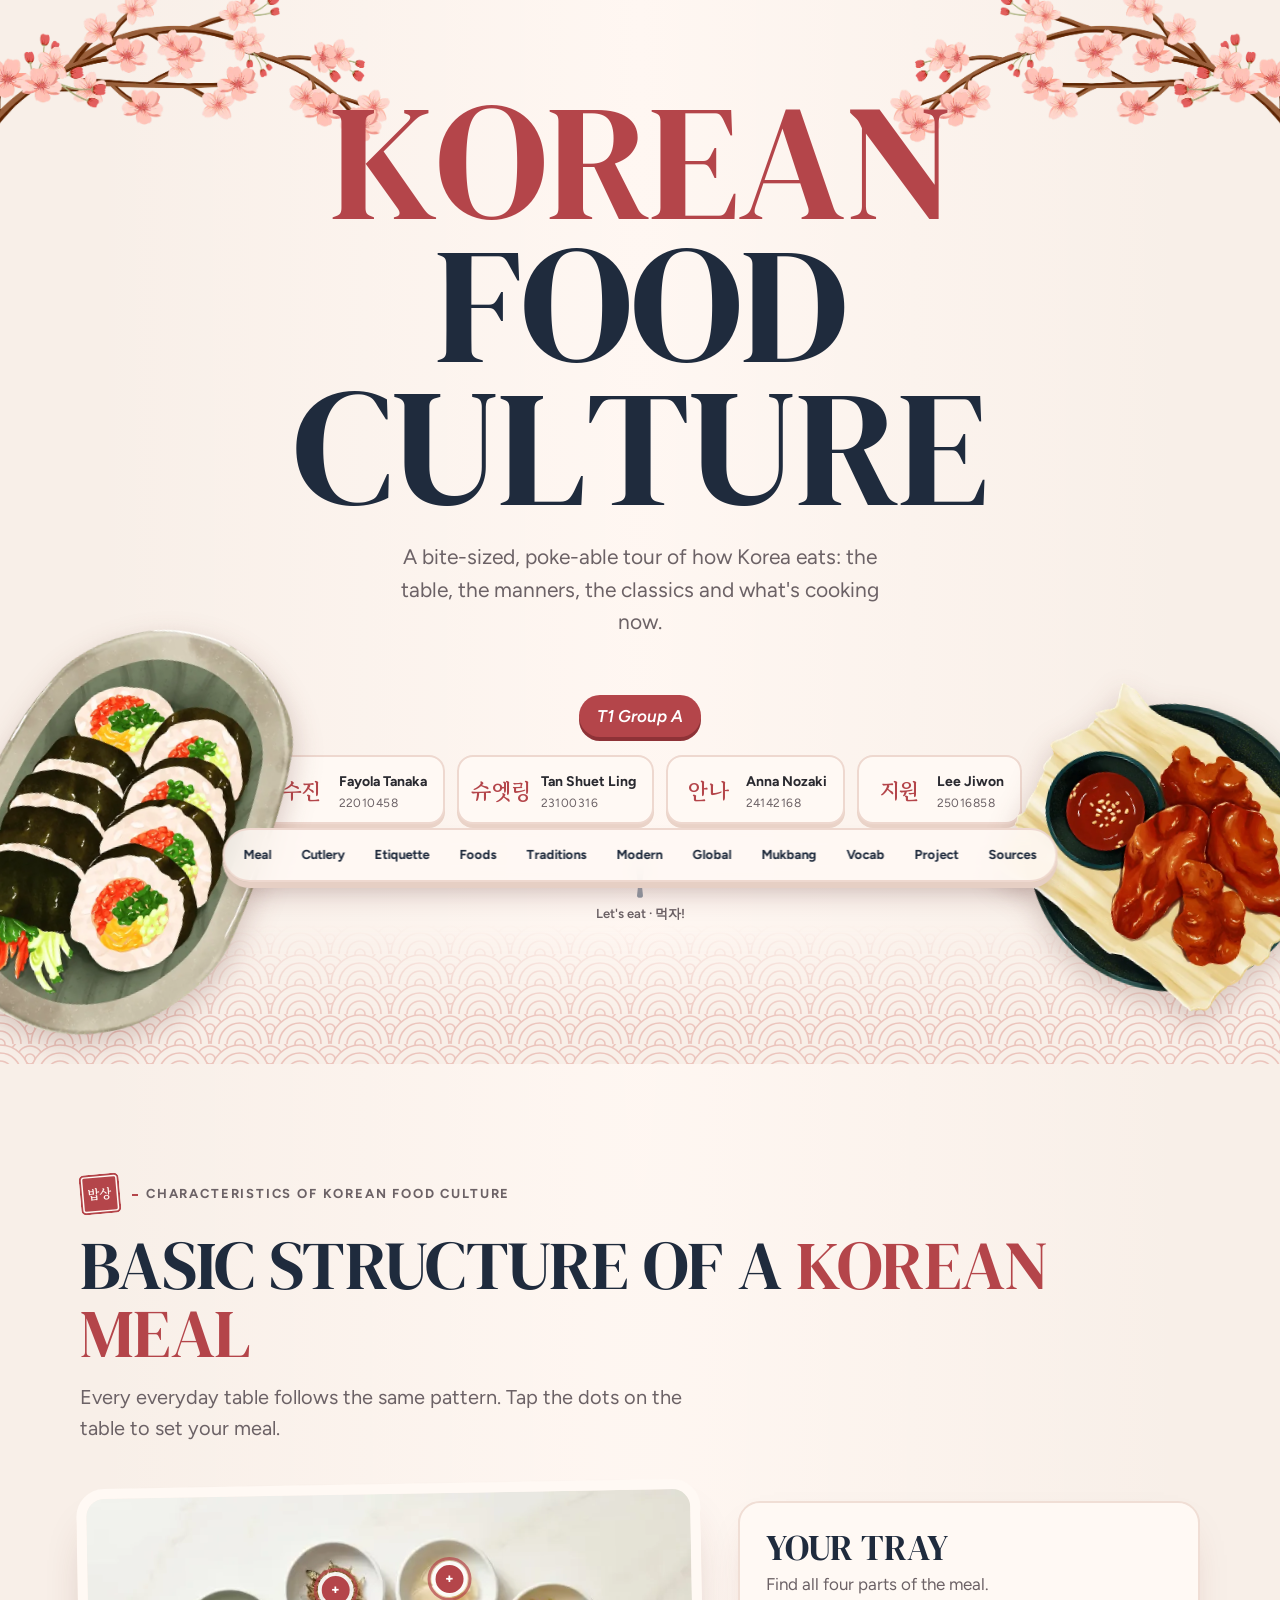
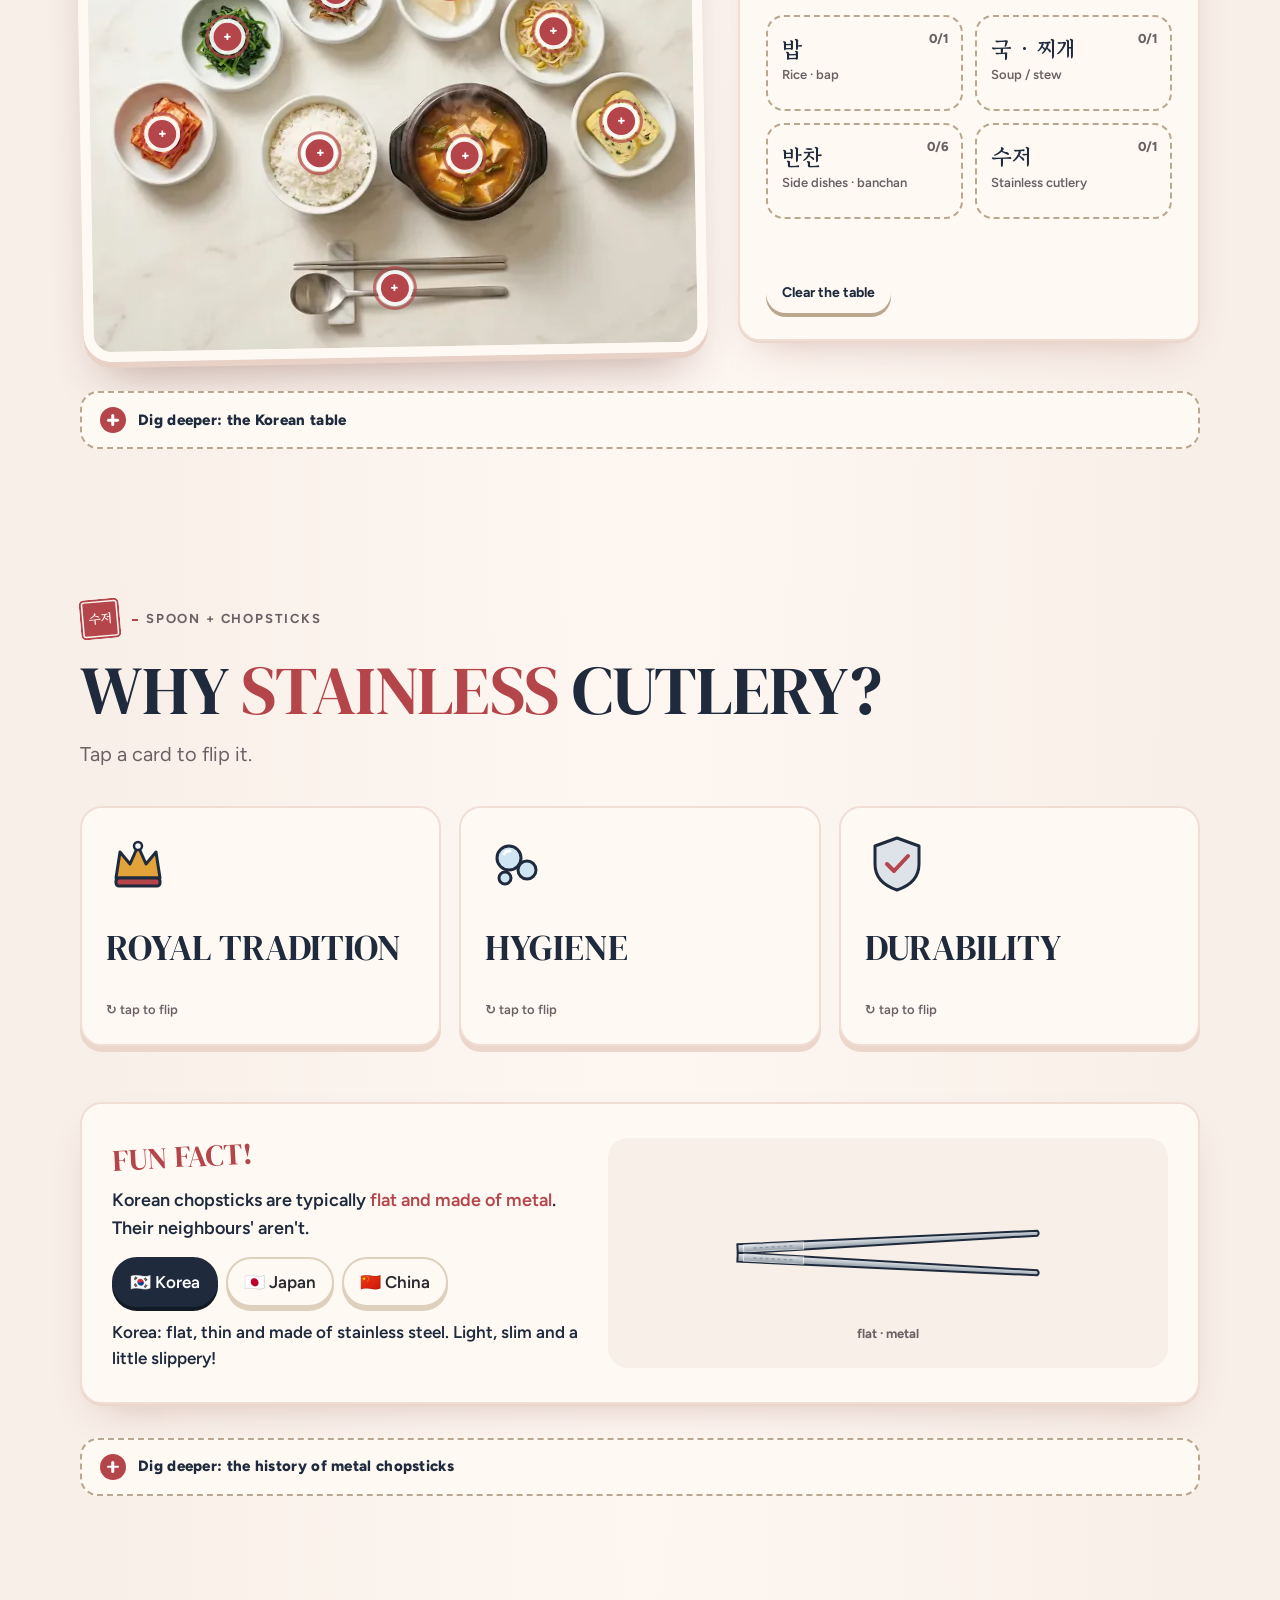
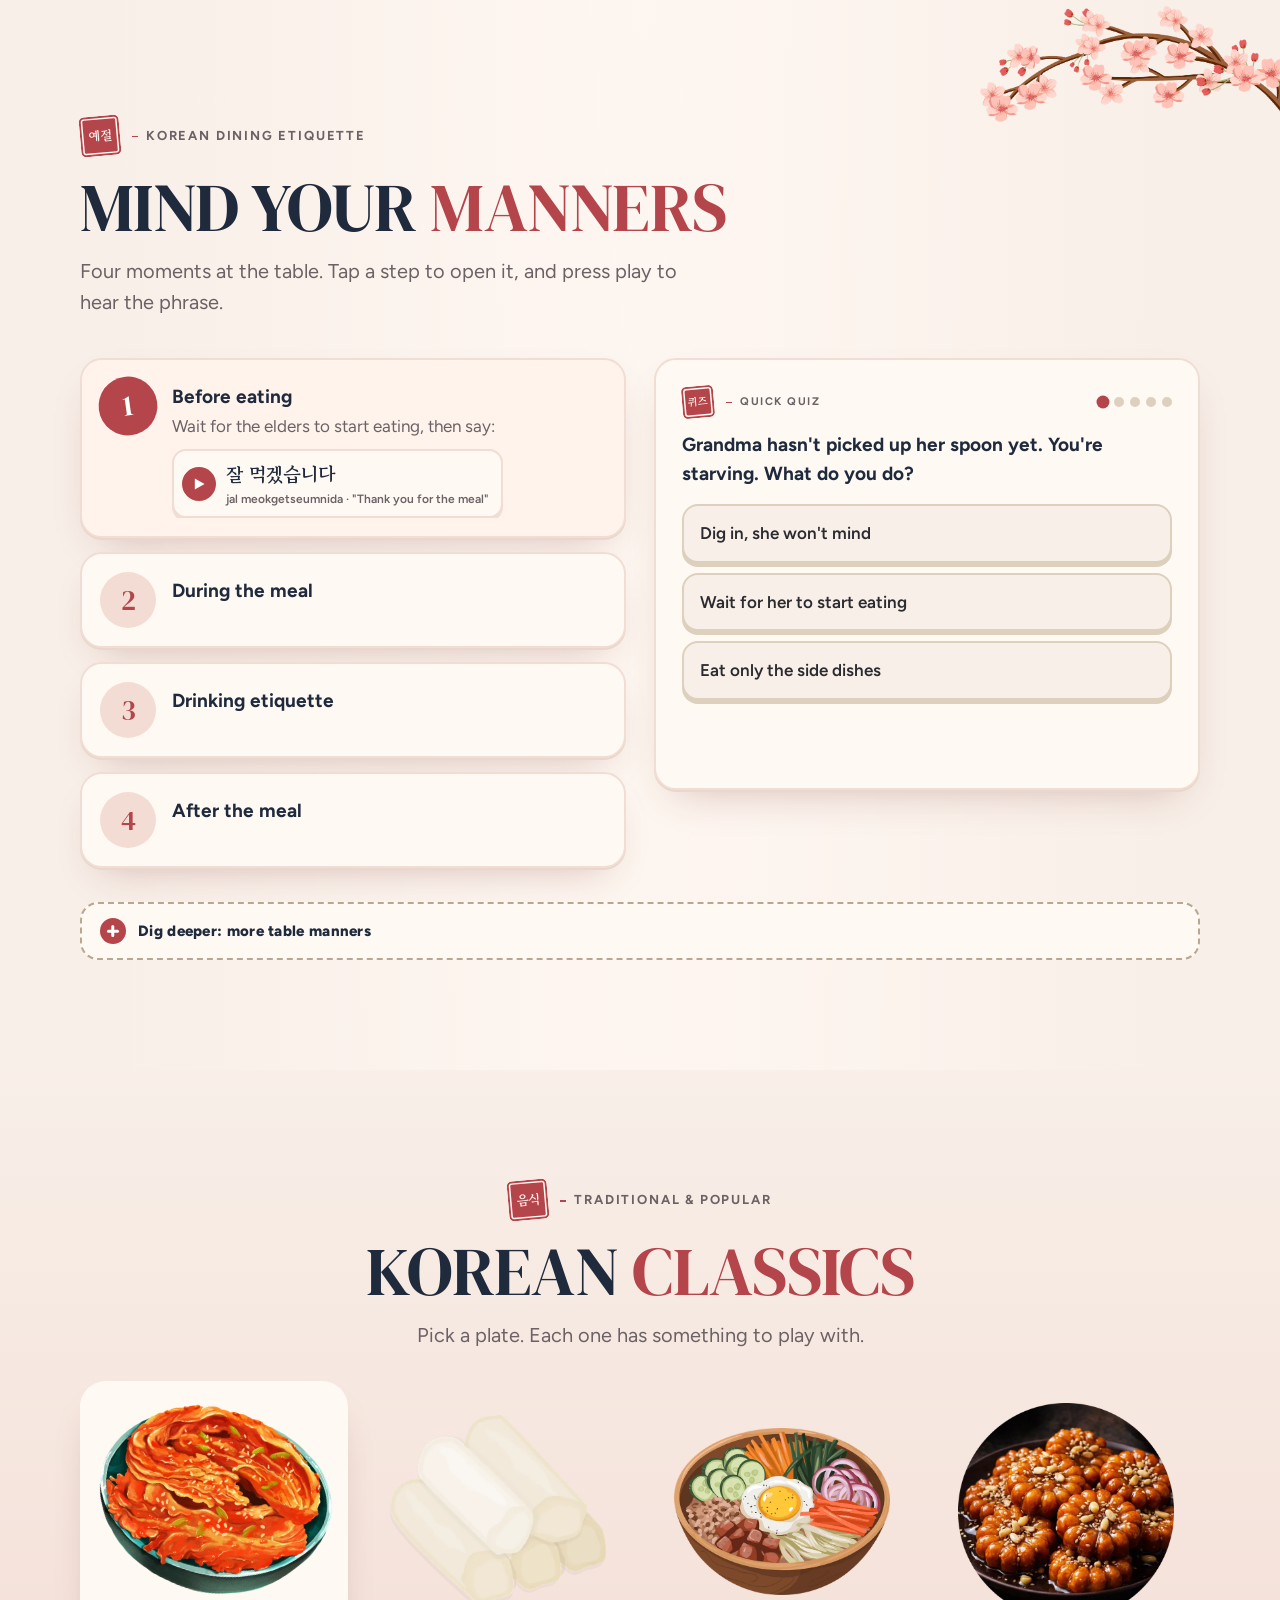
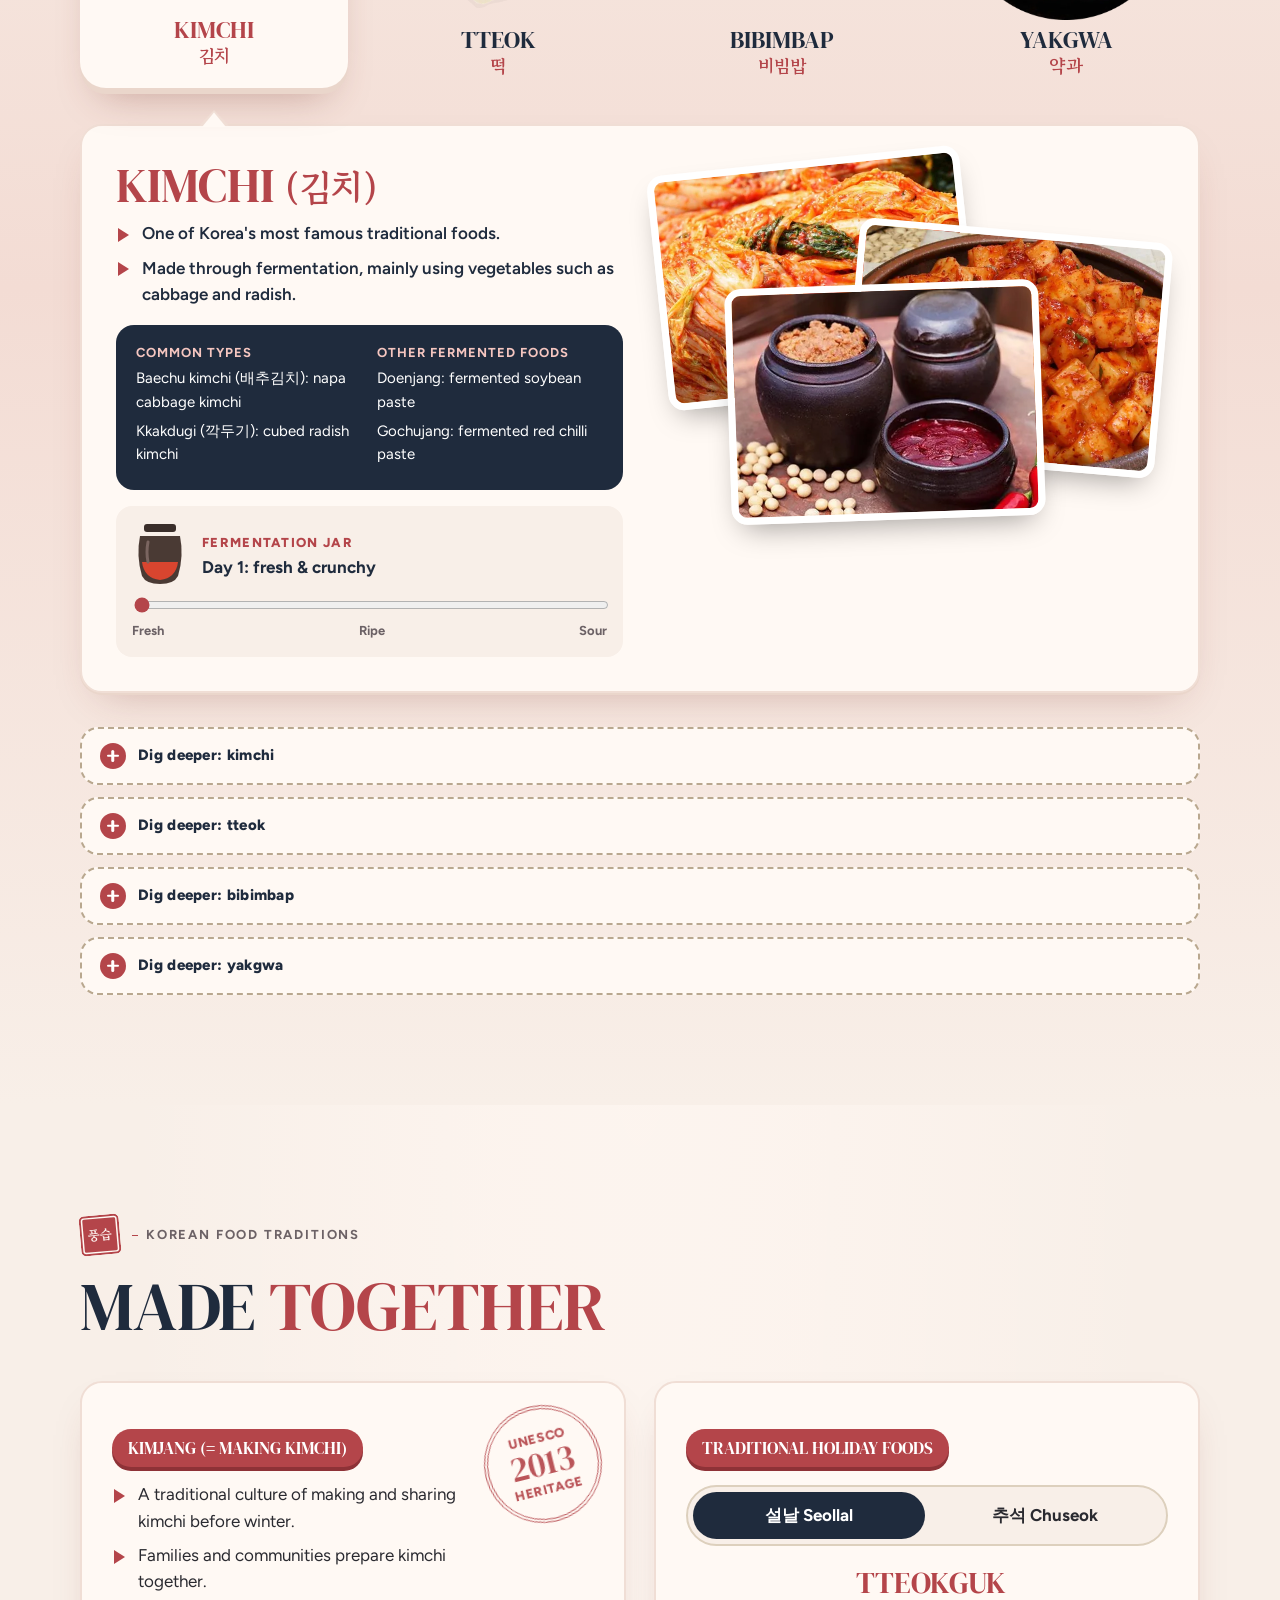
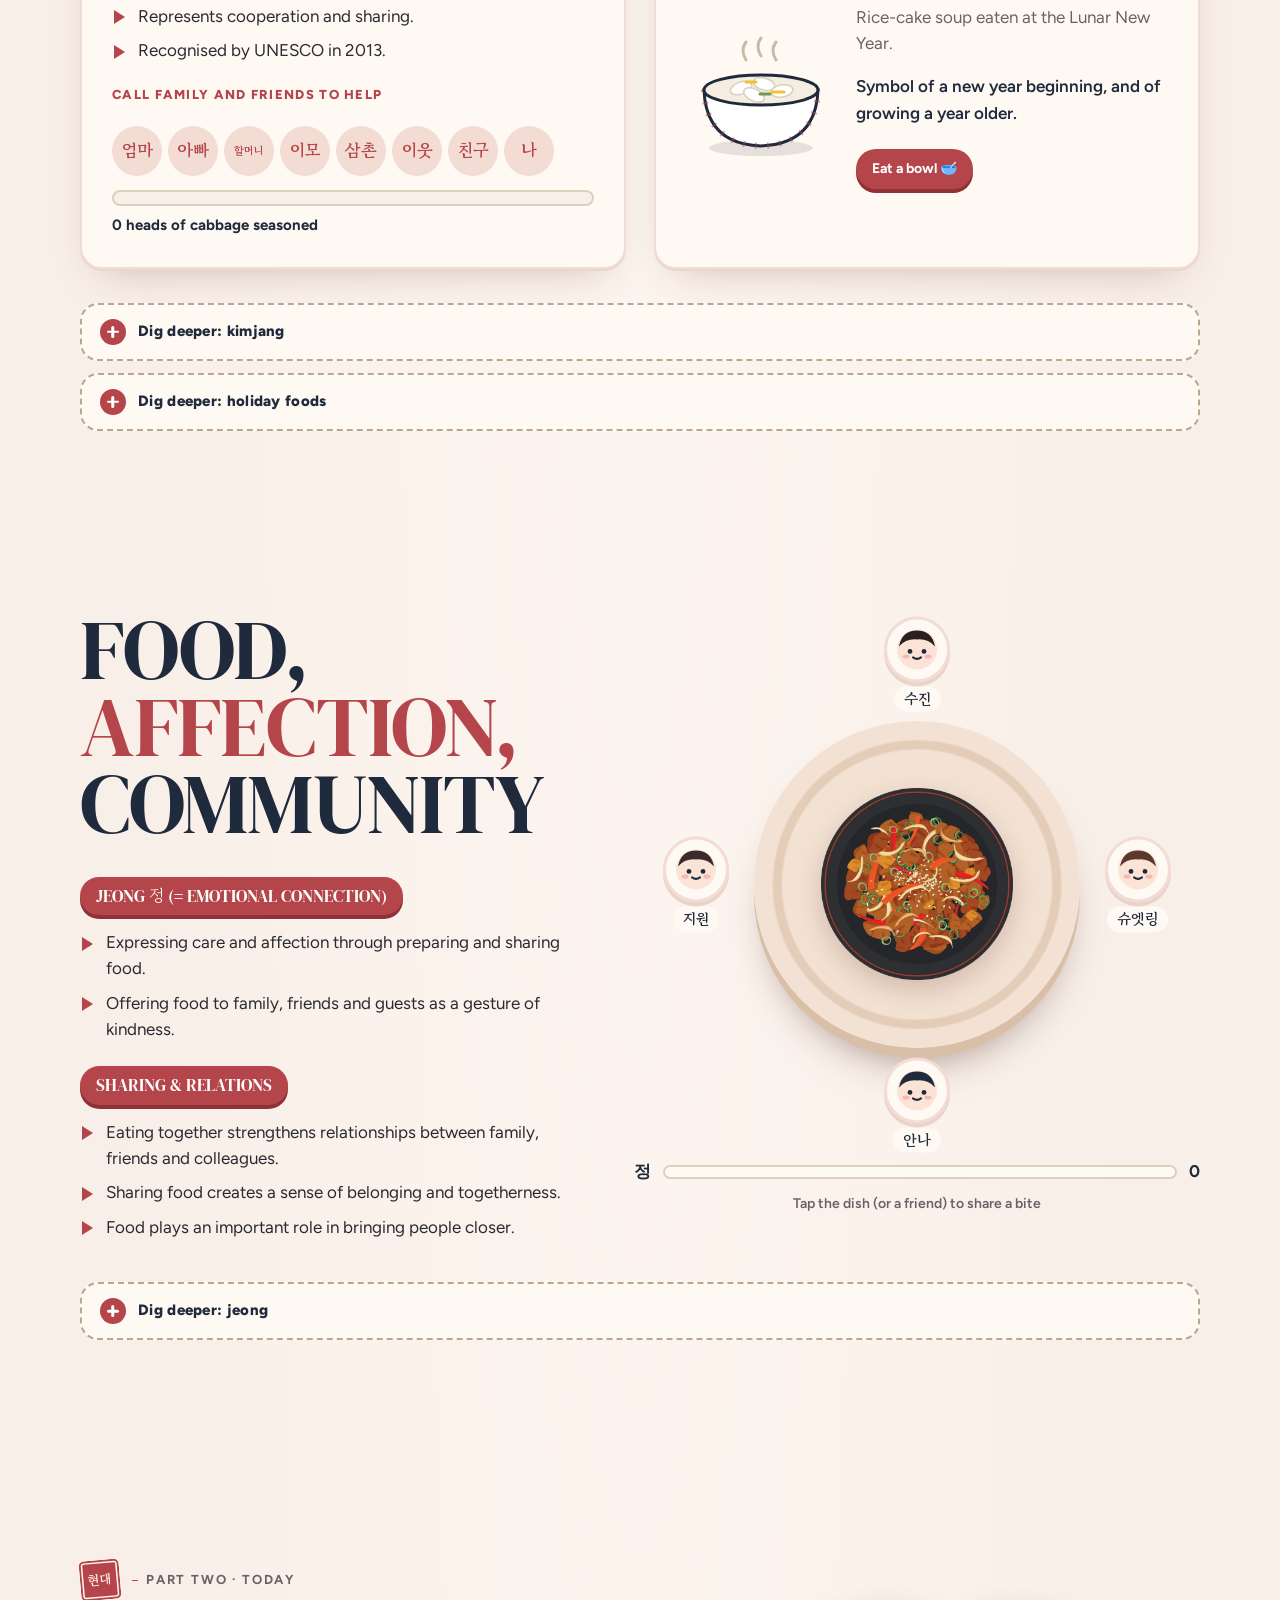
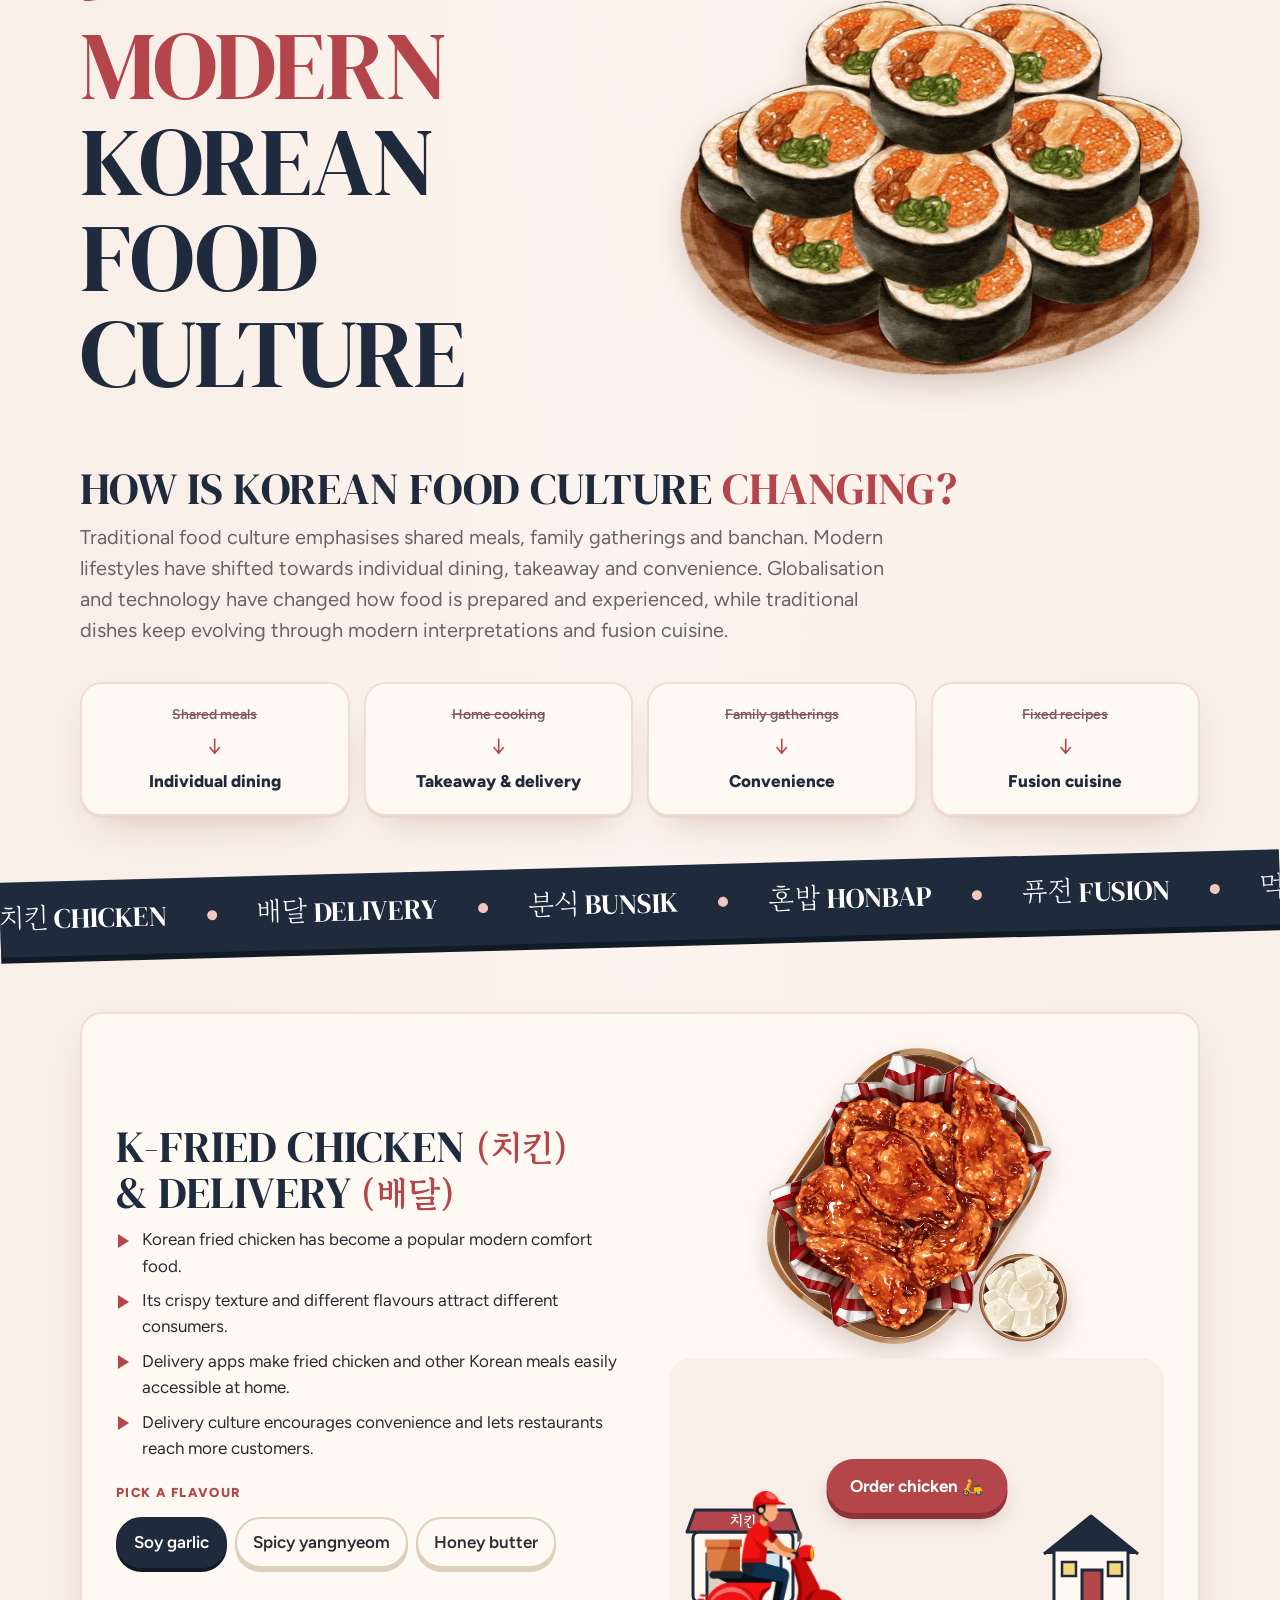
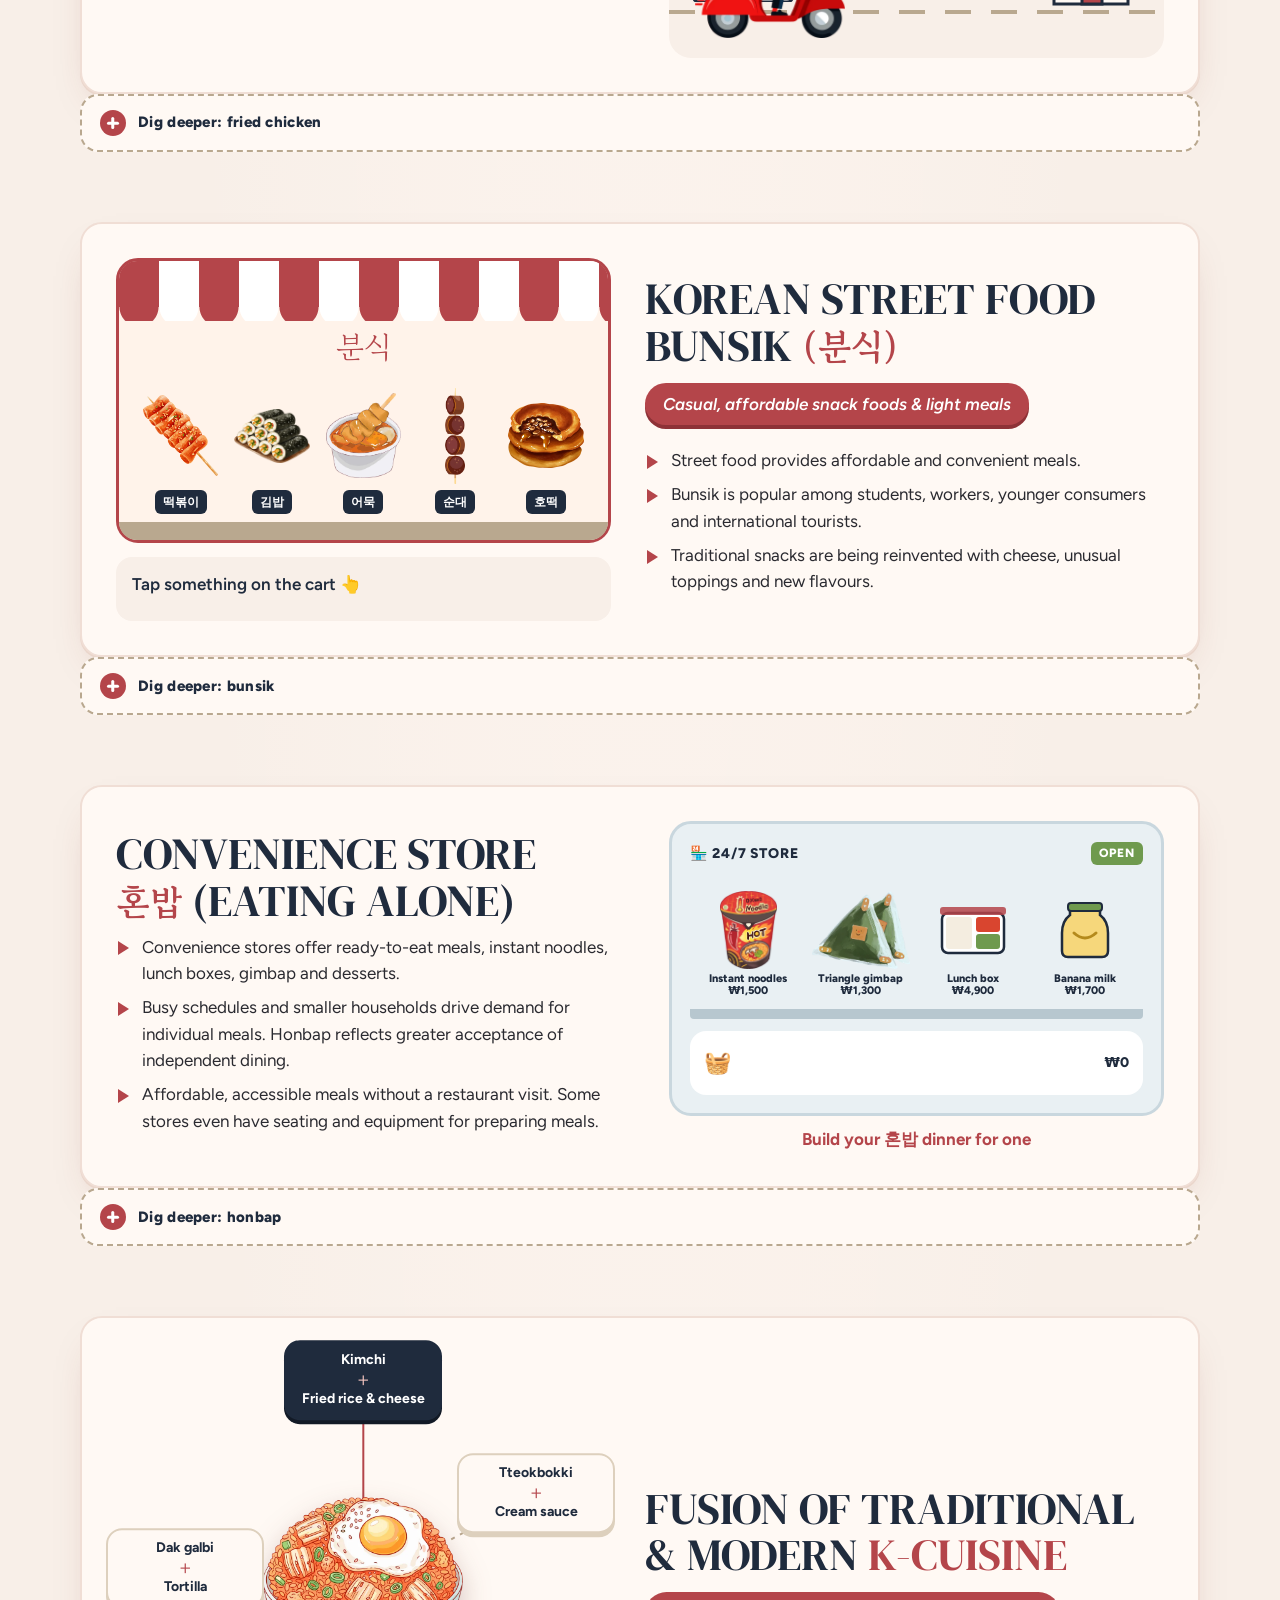
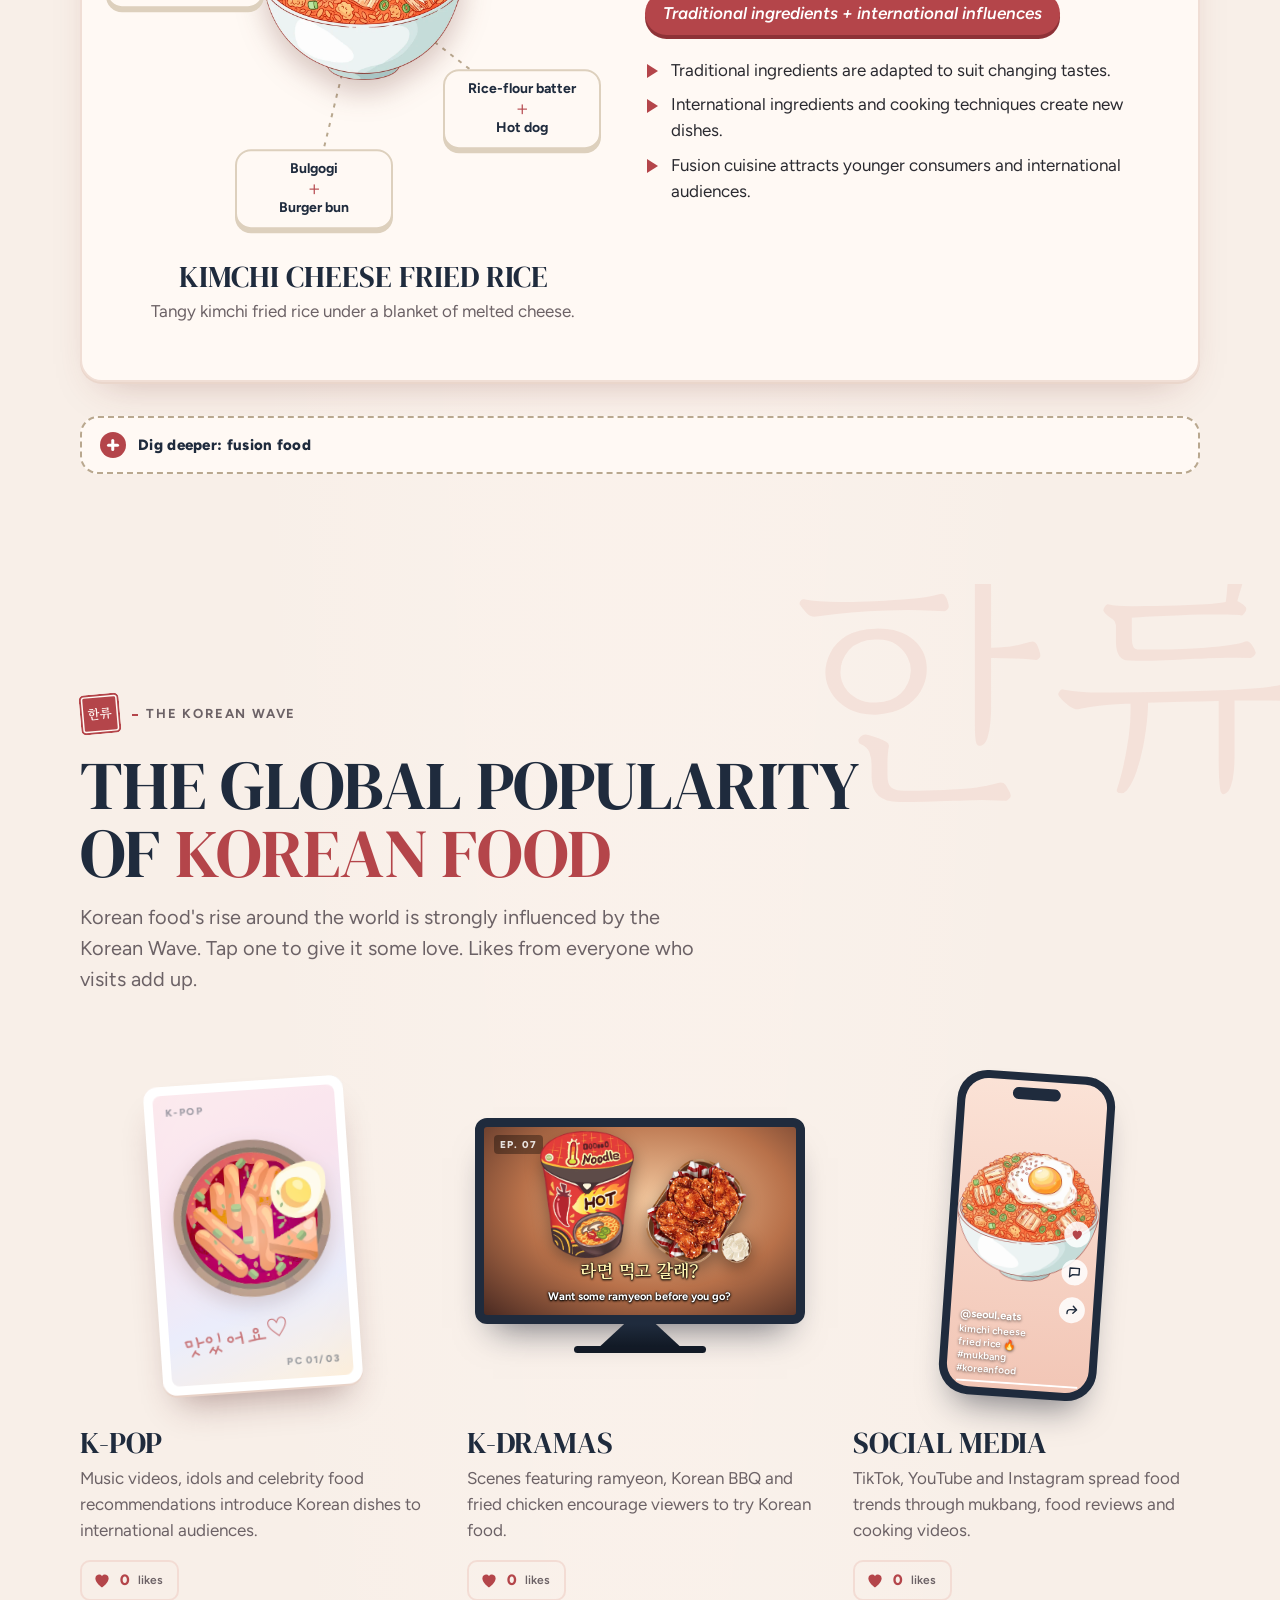
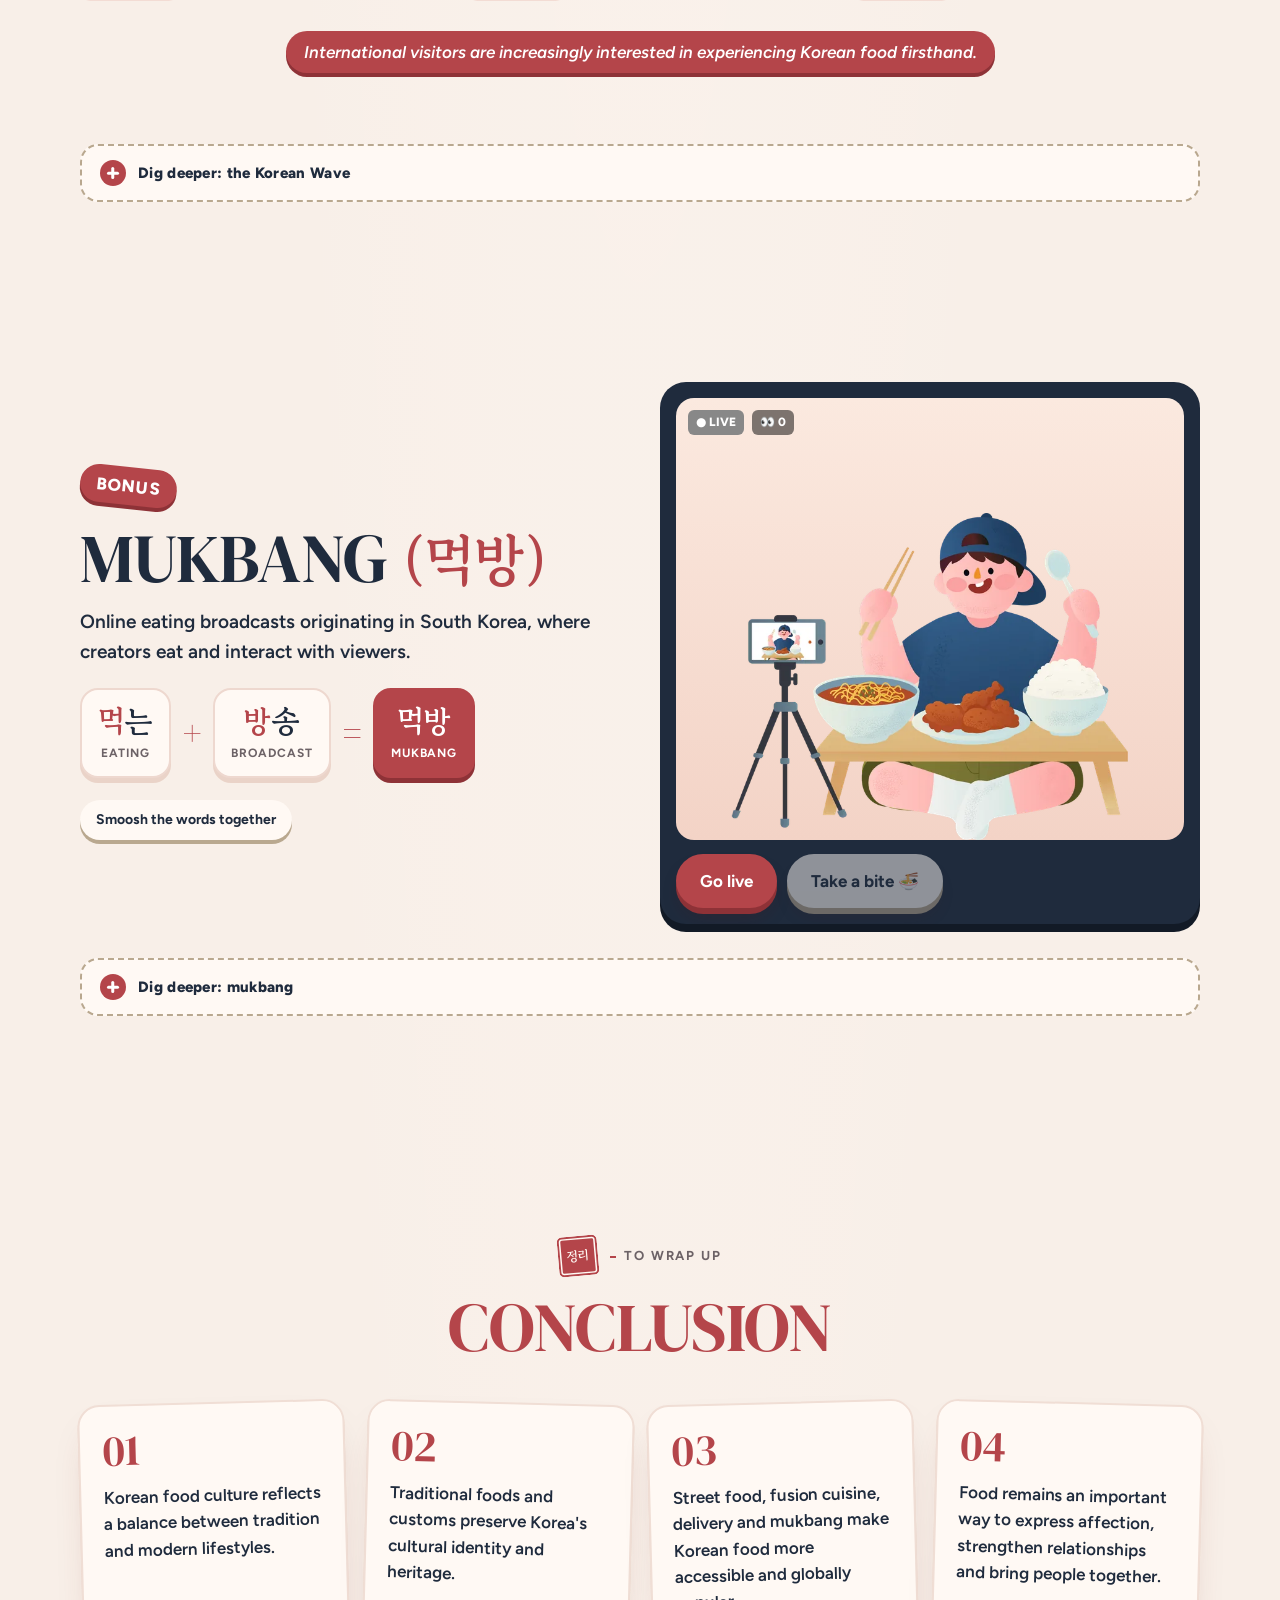
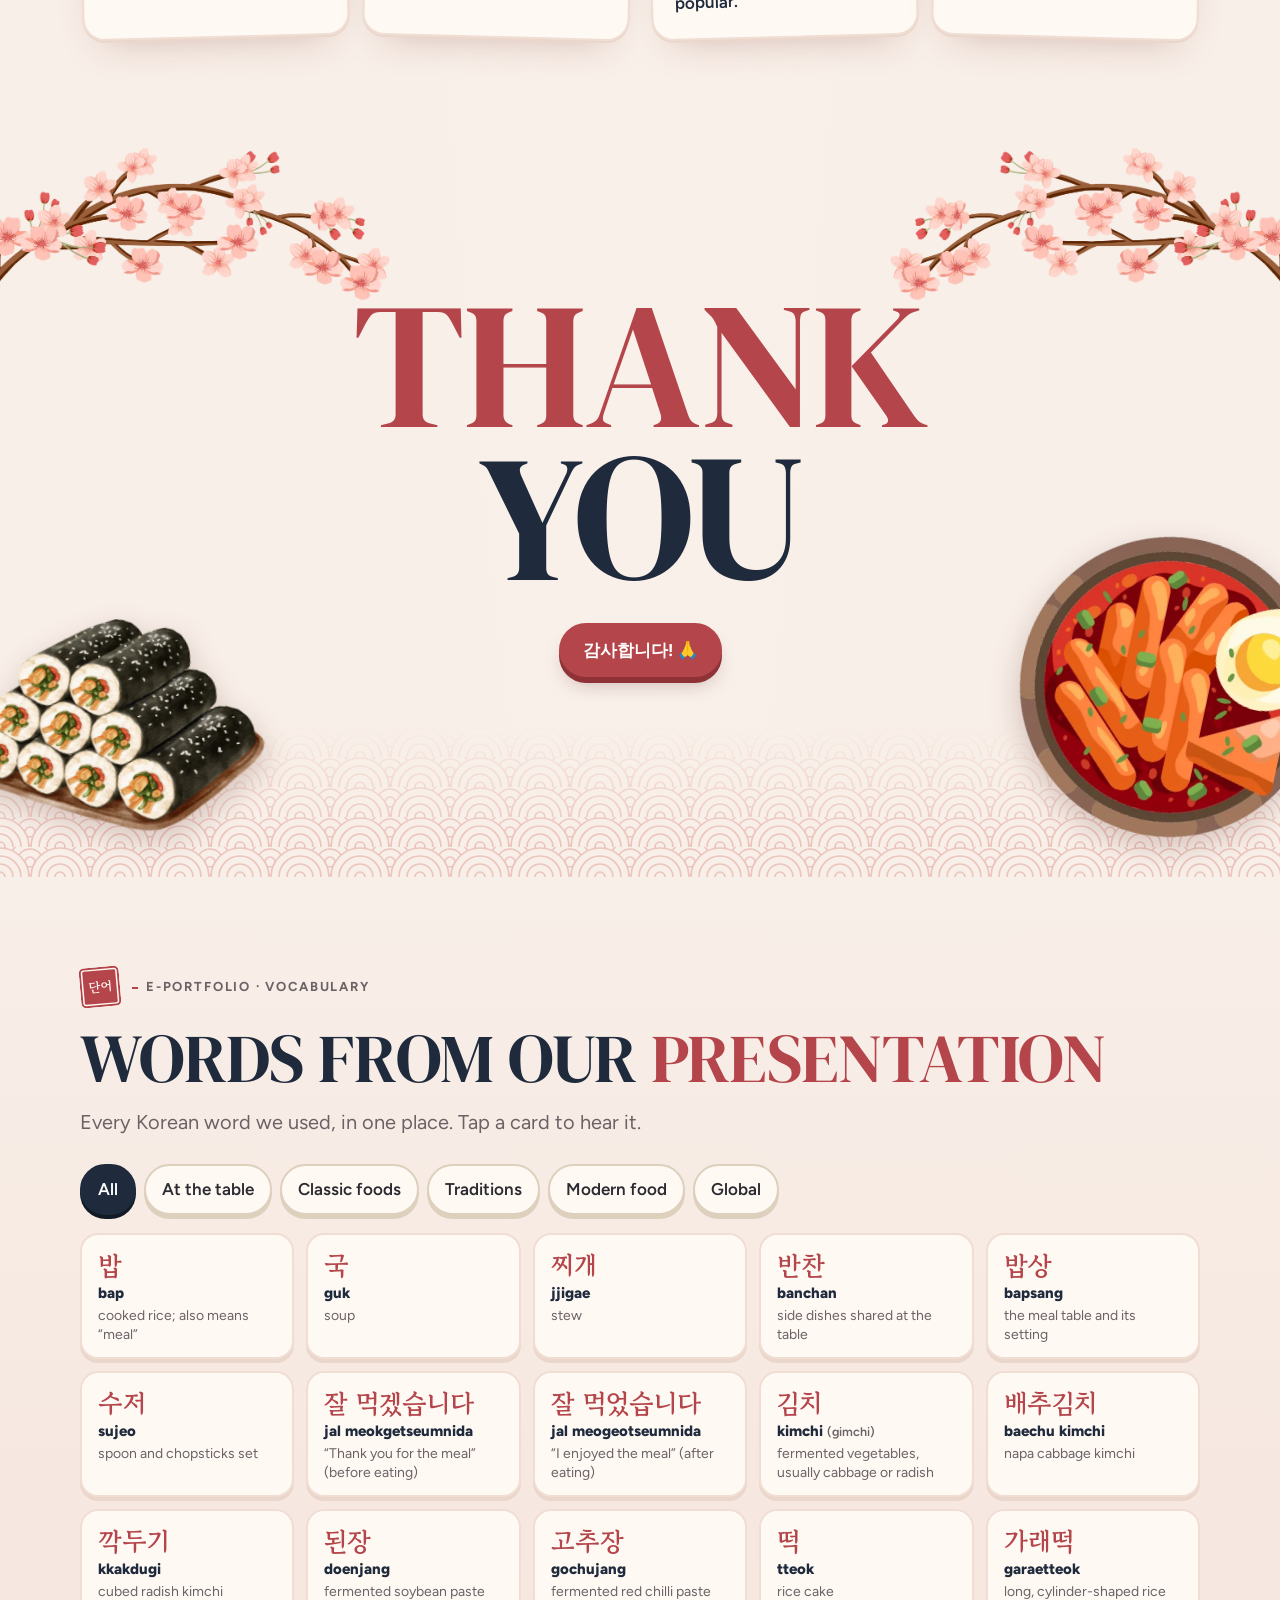
<file: index.html>
<!doctype html>
<html lang="en">
<head>
<meta charset="utf-8">
<meta name="viewport" content="width=device-width, initial-scale=1">
<title>Korean Food Culture · T1 Group A</title>
<meta name="description" content="An interactive e-Portfolio on Korean food culture by T1 Group A: meals, etiquette, traditional dishes and modern food trends.">
<link rel="preconnect" href="https://fonts.googleapis.com">
<link rel="preconnect" href="https://fonts.gstatic.com" crossorigin>
<link href="https://fonts.googleapis.com/css2?family=DM+Serif+Display&family=Figtree:ital,wght@0,400;0,500;0,600;0,700;0,800;1,500&family=Gowun+Batang:wght@700&family=Gaegu:wght@700&display=swap" rel="stylesheet">
<style>
:root{
  --cream:#F8EFE8;
  --blush:#F3DCD4;
  --paper:#FFF9F4;
  --red:#B4454A;
  --red-dk:#8E3237;
  --navy:#1F2B3D;
  --navy-dk:#121A26;
  --beige:#DDD0BD;
  --beige-dk:#B9A88F;
  --wave:#EBC0B8;
  --ink:#2A2A30;
  --muted:#6C6266;
  --gold:#E3A33B;
  --green:#6F9A4E;
  --radius:22px;
  --serif:"DM Serif Display","Gowun Batang",Georgia,serif;
  --kr:"Gowun Batang","DM Serif Display",serif;
  --sans:"Figtree",system-ui,sans-serif;
  --spring:cubic-bezier(.34,1.56,.64,1);
}
*{box-sizing:border-box}
html{scroll-behavior:smooth;overflow-x:hidden}
body{
  margin:0;background:var(--cream);color:var(--ink);font-family:var(--sans);
  font-size:17px;line-height:1.55;overflow-x:clip;
  background-image:radial-gradient(ellipse at 50% 0%, #fff7f2 0%, transparent 60%);
}
img{max-width:100%;height:auto;display:block;user-select:none;-webkit-user-drag:none}
button{font:inherit;color:inherit;cursor:pointer;border:0;background:none}
.kr{font-family:var(--kr);font-weight:700}
h2 .kr,h3 .kr{white-space:nowrap}

/* ---------- shared bits ---------- */
.waves{
  --w:url("data:image/svg+xml,%3Csvg xmlns='http://www.w3.org/2000/svg' width='60' height='30'%3E%3Cg fill='%23F8EFE8' stroke='%23EBC0B8' stroke-width='1.6'%3E%3Cg id='a'%3E%3Ccircle cx='30' cy='-15' r='29'/%3E%3C/g%3E%3Ccircle cx='0' cy='0' r='29'/%3E%3Ccircle cx='0' cy='0' r='21'/%3E%3Ccircle cx='0' cy='0' r='13'/%3E%3Ccircle cx='0' cy='0' r='5'/%3E%3Ccircle cx='60' cy='0' r='29'/%3E%3Ccircle cx='60' cy='0' r='21'/%3E%3Ccircle cx='60' cy='0' r='13'/%3E%3Ccircle cx='60' cy='0' r='5'/%3E%3Ccircle cx='30' cy='15' r='29'/%3E%3Ccircle cx='30' cy='15' r='21'/%3E%3Ccircle cx='30' cy='15' r='13'/%3E%3Ccircle cx='30' cy='15' r='5'/%3E%3Ccircle cx='0' cy='30' r='29'/%3E%3Ccircle cx='0' cy='30' r='21'/%3E%3Ccircle cx='0' cy='30' r='13'/%3E%3Ccircle cx='0' cy='30' r='5'/%3E%3Ccircle cx='60' cy='30' r='29'/%3E%3Ccircle cx='60' cy='30' r='21'/%3E%3Ccircle cx='60' cy='30' r='13'/%3E%3Ccircle cx='60' cy='30' r='5'/%3E%3C/g%3E%3C/svg%3E");
  background-image:var(--w);background-size:60px 30px;
}
.wave-band{height:90px;-webkit-mask:linear-gradient(transparent,#000 70%);mask:linear-gradient(transparent,#000 70%);opacity:.9}

section{position:relative;padding:110px 20px;}
.wrap{max-width:1120px;margin:0 auto;position:relative;z-index:2}
/* section label: a red name-seal (도장) stamp + plain label */
.eyebrow{
  display:inline-flex;align-items:center;gap:12px;font-weight:700;font-size:13px;letter-spacing:.14em;text-transform:uppercase;
  color:var(--muted);
}
.seal{
  --s:40px;flex:none;width:var(--s);height:var(--s);display:grid;place-items:center;
  font-family:var(--kr);font-weight:700;font-size:13px;line-height:1.05;letter-spacing:0;text-transform:none;text-align:center;
  color:var(--paper);background:var(--red);border-radius:5px;rotate:-5deg;
  box-shadow:inset 0 0 0 2px var(--red),inset 0 0 0 3.5px var(--paper);
  /* uneven ink, like a real stamp impression */
  -webkit-mask:radial-gradient(circle at 20% 30%,#000c 0 1px,transparent 1.5px) 0 0/7px 9px,linear-gradient(#000,#000);
  -webkit-mask-composite:xor;mask-composite:exclude;
  mask:radial-gradient(circle at 20% 30%,#000c 0 1px,transparent 1.5px) 0 0/7px 9px,linear-gradient(#000,#000);
}
.seal.v{writing-mode:vertical-rl;font-size:12px;letter-spacing:.05em}
.eyebrow .lbl{position:relative;padding-left:14px}
.eyebrow .lbl::before{content:"";position:absolute;left:0;top:50%;width:6px;height:1.5px;background:var(--red)}
.reveal.in .seal{animation:stamp-in .55s cubic-bezier(.2,1.5,.4,1) .15s backwards}
@keyframes stamp-in{0%{transform:scale(1.9) rotate(-14deg);opacity:0}55%{transform:scale(.92);opacity:1}100%{transform:none}}
h2{
  font-family:var(--serif);font-weight:400;font-size:clamp(38px,6vw,68px);line-height:1;margin:18px 0 14px;
  color:var(--navy);letter-spacing:-.01em;text-transform:uppercase;
}
h2 em{font-style:normal;color:var(--red)}
h2 .kr{font-size:.82em}
h3{font-family:var(--serif);font-weight:400;font-size:clamp(26px,3.4vw,36px);line-height:1.05;margin:0 0 10px;color:var(--navy);text-transform:uppercase}
.lede{font-size:clamp(17px,1.6vw,20px);color:var(--muted);max-width:640px;margin:0}
.pill-red{
  display:inline-block;background:var(--red);color:#fff;border-radius:999px;padding:8px 18px;font-weight:600;font-style:italic;
  box-shadow:0 4px 0 var(--red-dk);
}

/* tactile button */
.btn{
  --bg:var(--red);--sh:var(--red-dk);
  position:relative;display:inline-flex;align-items:center;gap:10px;justify-content:center;
  background:var(--bg);color:#fff;font-weight:700;padding:14px 24px;border-radius:999px;white-space:nowrap;
  box-shadow:0 6px 0 var(--sh),0 12px 20px -8px rgba(80,20,20,.35);
  transform:translateY(0);transition:transform .12s ease, box-shadow .12s ease;
  -webkit-tap-highlight-color:transparent;
}
.btn:hover{transform:translateY(-2px);box-shadow:0 8px 0 var(--sh),0 16px 24px -8px rgba(80,20,20,.35)}
.btn:active,.btn.pressed{transform:translateY(5px);box-shadow:0 1px 0 var(--sh),0 4px 8px -4px rgba(80,20,20,.3)}
.btn.navy{--bg:var(--navy);--sh:var(--navy-dk)}
.btn.cream{--bg:var(--paper);--sh:var(--beige-dk);color:var(--navy)}
.btn.small{padding:9px 16px;font-size:14px;box-shadow:0 4px 0 var(--sh)}
.btn.small:active{transform:translateY(3px);box-shadow:0 1px 0 var(--sh)}
.btn:focus-visible,.chip:focus-visible,.plate:focus-visible{outline:3px dashed var(--red);outline-offset:4px}

.chip{
  display:inline-flex;align-items:center;gap:8px;padding:10px 16px;border-radius:999px;font-weight:600;
  background:var(--paper);border:2px solid var(--beige);box-shadow:0 4px 0 var(--beige);
  transition:transform .12s, box-shadow .12s, background .2s, color .2s, border-color .2s;
}
.chip:hover{transform:translateY(-2px)}
.chip:active{transform:translateY(3px);box-shadow:0 1px 0 var(--beige)}
.chip[aria-pressed="true"],.chip.on{background:var(--navy);color:#fff;border-color:var(--navy);box-shadow:0 4px 0 var(--navy-dk)}

.card{
  background:var(--paper);border-radius:var(--radius);border:2px solid #F0DED5;
  box-shadow:0 2px 0 #EAD6CB, 0 18px 40px -22px rgba(120,50,40,.35);
}
.ticket{ /* beige notched card like the deck */
  background:var(--beige);border-radius:14px;position:relative;
  --n:18px;
  -webkit-mask:radial-gradient(circle var(--n) at 0 0,#0000 98%,#000) top left/51% 51% no-repeat,
       radial-gradient(circle var(--n) at 100% 0,#0000 98%,#000) top right/51% 51% no-repeat,
       radial-gradient(circle var(--n) at 0 100%,#0000 98%,#000) bottom left/51% 51% no-repeat,
       radial-gradient(circle var(--n) at 100% 100%,#0000 98%,#000) bottom right/51% 51% no-repeat;
  mask:radial-gradient(circle var(--n) at 0 0,#0000 98%,#000) top left/51% 51% no-repeat,
       radial-gradient(circle var(--n) at 100% 0,#0000 98%,#000) top right/51% 51% no-repeat,
       radial-gradient(circle var(--n) at 0 100%,#0000 98%,#000) bottom left/51% 51% no-repeat,
       radial-gradient(circle var(--n) at 100% 100%,#0000 98%,#000) bottom right/51% 51% no-repeat;
}
ul.tri{list-style:none;padding:0;margin:0}
ul.tri li{position:relative;padding-left:26px;margin:8px 0}
ul.tri li::before{content:"";position:absolute;left:2px;top:.45em;border:7px solid transparent;border-left:11px solid var(--red);border-right:0}

.blossom{position:absolute;pointer-events:none;z-index:1;width:min(420px,48vw);transform-origin:0 0;animation:sway 7s ease-in-out infinite}
.blossom.r{transform-origin:50% 0;animation-delay:-3s}
@keyframes sway{0%,100%{rotate:0deg}50%{rotate:2.2deg}}

.reveal{transform:translateY(24px);transition:transform .8s var(--spring)}
.reveal.in{opacity:1;transform:none}

.sticker{filter:drop-shadow(0 10px 14px rgba(90,40,30,.22));transition:transform .5s var(--spring)}
.wobble:hover{animation:wob .6s var(--spring)}
@keyframes wob{0%{transform:rotate(0) scale(1)}30%{transform:rotate(-6deg) scale(1.06)}60%{transform:rotate(4deg) scale(1.03)}100%{transform:rotate(0) scale(1)}}
@keyframes floaty{0%,100%{translate:0 0}50%{translate:0 -10px}}
@keyframes pop{0%{transform:scale(.4);opacity:0}70%{transform:scale(1.12);opacity:1}100%{transform:scale(1)}}

/* ---------- petals canvas ---------- */
#petals{position:fixed;inset:0;pointer-events:none;z-index:40}

/* ---------- nav ---------- */
.nav{
  position:fixed;left:50%;bottom:calc(18px + env(safe-area-inset-bottom, 0px));translate:-50% 0;z-index:50;display:flex;gap:4px;align-items:center;
  background:rgba(255,249,244,.88);backdrop-filter:blur(10px);-webkit-backdrop-filter:blur(10px);
  border:2px solid #EED8CF;border-radius:999px;padding:6px;box-shadow:0 6px 0 #E6CFC4,0 18px 30px -12px rgba(80,30,30,.35);
  transition:translate .5s var(--spring);max-width:calc(100vw - 24px);overflow-x:auto;scrollbar-width:none;
}
.nav::-webkit-scrollbar{display:none}
.nav.hide{translate:-50% 140%}
.nav a{
  text-decoration:none;color:var(--navy);font-weight:700;font-size:13px;padding:9px 13px;border-radius:999px;white-space:nowrap;
  transition:background .2s,color .2s;
}
.nav a:hover{background:var(--blush)}
.nav a.active{background:var(--red);color:#fff}
.nav .snd{width:36px;height:36px;border-radius:50%;display:grid;place-items:center;background:var(--blush);flex:none}
.nav .snd svg{width:18px;height:18px}

/* ---------- hero ---------- */
.hero{position:relative;min-height:100svh;display:grid;place-items:center;padding:90px 20px 140px;overflow:hidden;text-align:center}
.hero .blossom.l{left:-30px;top:-10px}
.hero .blossom.r{right:-30px;top:-10px;scale:-1 1}
.hero h1{
  font-family:var(--serif);font-weight:400;margin:0;line-height:.86;text-transform:uppercase;
  font-size:clamp(50px,13vw,170px);color:var(--navy);letter-spacing:-.01em;
}
.hero h1 .k{display:block;color:var(--red)}
.hero h1 span.l{display:inline-block;transition:transform .35s var(--spring)}
.hero h1 span.l:hover{transform:translateY(-12px) rotate(-6deg)}
.hero .tag{margin:26px auto 0;display:inline-block}
.hero .sub{font-size:clamp(17px,2vw,21px);color:var(--muted);margin:22px auto 30px;max-width:520px}
.hero .plate-l,.hero .plate-r{position:absolute;z-index:3;cursor:grab}
.hero .plate-l{width:min(380px,38vw);left:-70px;bottom:40px;rotate:-12deg}
.hero .plate-r{width:min(330px,34vw);right:-50px;bottom:60px;rotate:10deg}
.hero .plate-l img,.hero .plate-r img{animation:floaty 6s ease-in-out infinite}
.hero .plate-r img{animation-delay:-2.5s}
.hero .plate-l:active,.hero .plate-r:active{cursor:grabbing}
.hero .wave-band{position:absolute;left:0;right:0;bottom:0;height:140px}
.members{display:flex;flex-wrap:wrap;gap:12px;justify-content:center;margin-top:8px}
.member{
  background:var(--paper);border:2px solid #EED8CF;border-radius:16px;padding:10px 16px 10px 12px;display:flex;align-items:center;gap:10px;
  box-shadow:0 4px 0 #EAD3C8;transition:transform .3s var(--spring);text-align:left;
}
.member:hover{transform:translateY(-4px) rotate(-2deg)}
.member:nth-child(even):hover{transform:translateY(-4px) rotate(2deg)}
.member .kr{font-size:22px;color:var(--red);min-width:56px;text-align:center}
.member small{display:block;color:var(--muted);font-size:12px;letter-spacing:.04em}
.member b{font-size:14px}
.scroll-cue{margin-top:34px;display:inline-flex;flex-direction:column;align-items:center;gap:6px;color:var(--muted);font-size:13px;font-weight:600;text-decoration:none}
.scroll-cue .chop{width:14px;height:40px;position:relative}
.scroll-cue .chop::before,.scroll-cue .chop::after{content:"";position:absolute;top:0;width:4px;height:40px;border-radius:3px;background:linear-gradient(#cfd4da,#8f98a3);animation:chop 1.4s ease-in-out infinite}
.scroll-cue .chop::before{left:2px;transform-origin:50% 0;rotate:-6deg}
.scroll-cue .chop::after{right:2px;transform-origin:50% 0;rotate:6deg;animation-delay:-.1s}
@keyframes chop{0%,100%{translate:0 0}50%{translate:0 8px}}

/* ---------- meal ---------- */
.meal-grid{display:grid;grid-template-columns:1.35fr 1fr;gap:34px;align-items:center;margin-top:40px}
.table{position:relative;border-radius:28px;overflow:hidden;border:10px solid var(--paper);box-shadow:0 6px 0 #E8D2C7,0 30px 50px -24px rgba(90,40,30,.45);rotate:-1deg}
.table img{width:100%;height:auto;aspect-ratio:4/3;object-fit:cover}
.hot{
  position:absolute;width:44px;height:44px;margin:-22px 0 0 -22px;border-radius:50%;
  display:grid;place-items:center;transition:transform .3s var(--spring);
}
.hot::before{content:"";position:absolute;inset:8px;border-radius:50%;background:var(--red);box-shadow:0 0 0 4px rgba(255,255,255,.9);transition:background .2s}
.hot::after{content:"";position:absolute;inset:0;border-radius:50%;border:3px solid rgba(180,69,74,.7);animation:ping 1.8s ease-out infinite}
.hot.got::before{background:var(--green)}
.hot.got::after{display:none}
.hot span{position:relative;color:#fff;font-weight:800;font-size:14px;line-height:1}
.hot:hover{transform:scale(1.2)}
@keyframes ping{0%{transform:scale(.6);opacity:1}100%{transform:scale(1.6);opacity:0}}
.bubble{
  position:absolute;z-index:5;background:var(--paper);border-radius:16px;padding:10px 14px;box-shadow:0 10px 24px -8px rgba(0,0,0,.35);
  font-size:14px;width:max-content;max-width:210px;pointer-events:none;--tx:-50%;--ax:50%;translate:var(--tx) calc(-100% - 30px);animation:pop .4s var(--spring);
}
.bubble b{display:block;color:var(--red);font-size:15px}
.bubble::after{content:"";position:absolute;left:var(--ax);bottom:-8px;translate:-50% 0;border:9px solid transparent;border-top-color:var(--paper);border-bottom:0}
.bubble.below::after{bottom:auto;top:-8px;border-top:0;border-bottom:9px solid var(--paper)}
.tray{padding:26px}
.tray h3{margin-bottom:4px}
.slots{display:grid;grid-template-columns:1fr 1fr;gap:12px;margin:18px 0}
.slot{
  border:2px dashed var(--beige-dk);border-radius:18px;padding:14px;min-height:96px;position:relative;transition:background .3s,border-color .3s;
}
.slot .kr{font-size:22px;color:var(--navy)}
.slot small{display:block;color:var(--muted);font-weight:600;font-size:13px}
.slot .count{position:absolute;right:12px;top:12px;font-weight:800;font-size:13px;color:var(--muted)}
.slot.done{background:#EEF4E6;border-color:var(--green);border-style:solid}
.slot.done .count{color:var(--green)}
.slot.bump{animation:wob .5s var(--spring)}
.meal-msg{min-height:28px;font-weight:700;color:var(--red)}

/* ---------- cutlery ---------- */
.why-grid{display:grid;grid-template-columns:repeat(3,1fr);gap:18px;margin-top:36px}
.flip{perspective:1000px;height:240px;cursor:pointer}
.flip-in{position:relative;width:100%;height:100%;transition:transform .7s var(--spring);transform-style:preserve-3d}
.flip.on .flip-in{transform:rotateY(180deg)}
.face{position:absolute;inset:0;backface-visibility:hidden;-webkit-backface-visibility:hidden;border-radius:var(--radius);padding:24px;display:flex;flex-direction:column;justify-content:space-between}
.face.front{background:var(--paper);border:2px solid #F0DED5;box-shadow:0 6px 0 #EAD6CB}
.face.back{background:var(--navy);color:#fff;transform:rotateY(180deg);box-shadow:0 6px 0 var(--navy-dk);justify-content:center;font-size:18px}
.face .ico{width:64px;height:64px}
.face .hint{font-size:13px;color:var(--muted);font-weight:600;display:flex;align-items:center;gap:6px}
.face.front h3{margin:0}
.chopsticks{margin-top:56px;padding:30px;display:grid;grid-template-columns:1fr 1.2fr;gap:30px;align-items:center}
.funfact{display:inline-block;font-family:var(--serif);font-size:30px;color:var(--red);text-transform:uppercase;rotate:-3deg;margin-bottom:6px}
.cs-stage{height:230px;position:relative;display:grid;place-items:center;background:var(--cream);border-radius:20px;overflow:hidden}
.cs-stage svg{width:100%;max-width:440px;height:200px}
.cs-pair{transition:opacity .4s, transform .6s var(--spring);transform-origin:center}
.cs-info{min-height:52px;margin-top:12px;font-weight:600;color:var(--navy)}
.tabs{display:flex;gap:8px;flex-wrap:wrap;margin-top:14px}

/* ---------- etiquette ---------- */
.eti-grid{display:grid;grid-template-columns:1fr 1fr;gap:28px;margin-top:40px;align-items:start}
.steps{display:flex;flex-direction:column;gap:14px}
.step{
  display:grid;grid-template-columns:56px 1fr;gap:16px;align-items:start;padding:18px;cursor:pointer;
  transition:transform .35s var(--spring), background .25s;
}
.step:hover{transform:translateX(6px)}
.step .num{
  width:56px;height:56px;border-radius:50%;background:var(--blush);color:var(--red);display:grid;place-items:center;
  font-family:var(--serif);font-size:28px;transition:background .3s,color .3s, transform .4s var(--spring);
}
.step.on{background:#FFF3EC}
.step.on .num{background:var(--red);color:#fff;transform:rotate(-8deg) scale(1.05)}
.step h4{margin:4px 0 2px;font-size:19px;color:var(--navy)}
.step p{margin:0;color:var(--muted)}
.step .body{display:grid;grid-template-rows:0fr;transition:grid-template-rows .45s var(--spring)}
.step.on .body{grid-template-rows:1fr}
.step .body>div{overflow:hidden}
.say{
  text-align:left;margin-top:10px;display:inline-flex;align-items:center;gap:10px;background:var(--paper);border:2px solid var(--blush);border-radius:14px;padding:8px 12px 8px 8px;
  box-shadow:0 3px 0 var(--blush);transition:transform .12s, box-shadow .12s;
}
.say:active{transform:translateY(2px);box-shadow:0 1px 0 var(--blush)}
.say .play{width:34px;height:34px;border-radius:50%;background:var(--red);display:grid;place-items:center;flex:none}
.say .play svg{width:14px;height:14px;fill:#fff}
.say .kr{font-size:19px;color:var(--navy)}
.say small{display:block;color:var(--muted);font-size:12px;font-weight:600}
.say.speaking .play{animation:wob .6s infinite}
.quiz{padding:26px;position:sticky;top:30px}
.quiz .q{font-weight:700;font-size:19px;color:var(--navy);min-height:58px;margin:12px 0 16px}
.quiz .opts{display:grid;gap:10px}
.opt{
  text-align:left;padding:14px 16px;border-radius:16px;background:var(--cream);border:2px solid var(--beige);font-weight:600;
  box-shadow:0 4px 0 var(--beige);transition:transform .12s, box-shadow .12s, background .2s, border-color .2s;
}
.opt:hover{transform:translateY(-2px)}
.opt:active{transform:translateY(3px);box-shadow:0 1px 0 var(--beige)}
.opt.right{background:#EEF4E6;border-color:var(--green);box-shadow:0 4px 0 var(--green)}
.opt.wrong{background:#FBE7E5;border-color:var(--red);box-shadow:0 4px 0 var(--red);animation:shake .4s}
@keyframes shake{25%{translate:-6px 0}50%{translate:6px 0}75%{translate:-3px 0}}
.quiz .fb{min-height:48px;margin-top:14px;color:var(--muted);font-size:15px}
.dots{display:flex;gap:6px}
.dots i{width:10px;height:10px;border-radius:50%;background:var(--beige);transition:background .3s, transform .3s var(--spring)}
.dots i.on{background:var(--red);transform:scale(1.3)}
.dots i.ok{background:var(--green)}

/* ---------- foods ---------- */
#foods{background:linear-gradient(var(--cream),var(--blush) 50%,var(--cream))}
.plates{display:grid;grid-template-columns:repeat(4,1fr);gap:16px;margin-top:40px}
.plate{
  text-align:center;padding:12px 8px 18px;border-radius:26px;transition:transform .45s var(--spring), background .3s;
}
.plate img{width:86%;margin:0 auto;aspect-ratio:1;object-fit:contain;transition:transform .6s var(--spring)}
.plate:hover img{transform:rotate(-8deg) scale(1.05)}
.plate .nm{font-family:var(--serif);font-size:24px;color:var(--navy);text-transform:uppercase;margin-top:8px;line-height:1}
.plate .kr{color:var(--red);font-size:18px}
.plate.on{background:var(--paper);transform:translateY(-10px);box-shadow:0 6px 0 #EAD6CB,0 24px 40px -20px rgba(120,50,40,.4)}
.plate.on img{transform:rotate(14deg) scale(1.08)}
.detail{margin-top:26px;padding:34px;min-height:420px;overflow:hidden}
.pointer{position:relative;height:0;z-index:3}
.pointer i{
  position:absolute;top:12px;width:30px;height:16px;translate:-50% 0;left:var(--x,12.5%);
  transition:left .5s cubic-bezier(.34,1.45,.64,1);
}
.pointer i::before,.pointer i::after{content:"";position:absolute;inset:0;clip-path:polygon(50% 0,100% 100%,0 100%)}
.pointer i::before{background:#F0DED5}
.pointer i::after{background:var(--paper);inset:2.5px 3px -1px}
.plate .nm,.plate .kr{transition:color .25s}
.plate.on .nm{color:var(--red)}
.panel{display:none;grid-template-columns:1fr 1fr;gap:34px;align-items:start}
.panel.on{display:grid}
.panel h3{font-size:clamp(34px,4vw,48px);color:var(--red)}
.panel h3 .kr{font-size:.75em}
.facts li{font-weight:600;color:var(--navy)}
.mini-title{font-weight:800;font-size:13px;letter-spacing:.1em;text-transform:uppercase;color:var(--red);margin:22px 0 8px}
.navy-box{background:var(--navy);color:#fff;border-radius:18px;padding:18px 20px;display:grid;grid-template-columns:1fr 1fr;gap:14px;margin-top:18px}
.navy-box b{display:block;font-size:13px;letter-spacing:.08em;text-transform:uppercase;color:#F5C6C0;margin-bottom:4px}
.navy-box p{margin:0 0 6px;font-size:15px}
.photo-stack{position:relative;height:360px}
.photo-stack img{
  position:absolute;width:62%;border-radius:16px;border:7px solid #fff;box-shadow:0 14px 30px -12px rgba(0,0,0,.4);
  transition:transform .55s var(--spring), z-index 0s .2s;cursor:pointer;aspect-ratio:4/3;object-fit:cover;
}
.photo-stack img:nth-child(1){left:0;top:0;rotate:-6deg}
.photo-stack img:nth-child(2){right:0;top:70px;rotate:5deg}
.photo-stack img:nth-child(3){left:14%;bottom:0;rotate:-2deg}
.photo-stack img:hover{transform:scale(1.06)}
.photo-stack img.front{z-index:3}
.ferment{margin-top:16px;background:var(--cream);border-radius:16px;padding:16px}
.ferment input{width:100%;accent-color:var(--red)}
.ferment .row{display:flex;justify-content:space-between;font-size:13px;font-weight:700;color:var(--muted)}
.jar{display:flex;align-items:center;gap:14px;margin-bottom:8px}
.jar svg{width:56px;height:64px;flex:none}
.jar .state{font-weight:700;color:var(--navy)}
.tteok-grid{display:grid;grid-template-columns:1fr 1fr;gap:14px}
.tcard{perspective:800px;aspect-ratio:1/1.05;cursor:pointer}
.tcard .flip-in{border-radius:18px}
.tcard .face{padding:0;overflow:hidden;border-radius:18px}
.tcard .front img{width:100%;height:78%;object-fit:cover}
.tcard .front span{display:block;text-align:center;font-weight:700;padding:8px;color:var(--navy)}
.tcard .back{font-size:15px;padding:16px;text-align:center}
.tcard .back b{font-family:var(--serif);font-weight:400;font-size:22px;display:block;margin-bottom:6px;color:#F5C6C0}
.tcard.on .flip-in{transform:rotateY(180deg)}
.bowl-wrap{position:relative;display:grid;place-items:center}
.bowl-wrap img.bowl{width:min(380px,100%);transition:transform .2s}
.bowl-wrap.mixing img.bowl{animation:mix 1.1s cubic-bezier(.45,.05,.55,.95)}
@keyframes mix{0%{transform:rotate(0)}20%{transform:rotate(-14deg) scale(1.03)}40%{transform:rotate(16deg)}60%{transform:rotate(-12deg) scale(1.04)}80%{transform:rotate(8deg)}100%{transform:rotate(0)}}
.mixed .bowl{filter:saturate(1.25) hue-rotate(-8deg)}
.gochu{position:absolute;width:26px;height:26px;border-radius:50%;background:#C8322B;opacity:0;pointer-events:none;box-shadow:inset -4px -4px 0 rgba(0,0,0,.15)}
.bowl-wrap.mixing .gochu{animation:drop 1s ease-in forwards}
@keyframes drop{0%{opacity:1;transform:translateY(-140px) scale(.6)}60%{opacity:1;transform:translateY(0) scale(1)}100%{opacity:0;transform:translateY(10px) scale(1.6)}}
.mix-count{font-weight:700;color:var(--muted);margin-top:10px;text-align:center;min-height:26px}
.yak{position:relative;display:grid;place-items:center}
.yak img{width:min(360px,100%);border-radius:50%;transition:filter .6s}
.yak.glossy img{filter:saturate(1.3) brightness(1.1) contrast(1.05)}
.drip{position:absolute;top:-20px;width:16px;height:30px;border-radius:50% 50% 50% 50% / 30% 30% 70% 70%;background:linear-gradient(#F3C35A,#D98A1C);opacity:0;pointer-events:none}
.yak.dripping .drip{animation:drip 1.2s ease-in forwards}
@keyframes drip{0%{opacity:1;transform:translateY(0) scaleY(.6)}70%{opacity:1;transform:translateY(200px) scaleY(1.2)}100%{opacity:0;transform:translateY(240px) scale(1.8,.3)}}
.recipe{display:flex;gap:8px;flex-wrap:wrap;margin-top:12px}
.recipe span{background:var(--cream);border:2px solid var(--beige);border-radius:999px;padding:6px 12px;font-weight:700;font-size:14px;transition:transform .3s var(--spring)}
.recipe span:hover{transform:translateY(-3px) rotate(-3deg)}

/* ---------- traditions ---------- */
.trad-grid{display:grid;grid-template-columns:1fr 1fr;gap:28px;margin-top:40px}
.kimjang{padding:30px;position:relative;overflow:hidden}
.stamp{
  position:absolute;right:22px;top:22px;width:118px;height:118px;border-radius:50%;border:4px double var(--red);color:var(--red);
  display:grid;place-items:center;text-align:center;font-weight:800;font-size:13px;line-height:1.1;letter-spacing:.05em;rotate:-14deg;
  opacity:0;transform:scale(2.2);background:rgba(255,249,244,.6);
}
.stamp big{display:block;font-family:var(--serif);font-weight:400;font-size:34px;letter-spacing:0}
.kimjang.in .stamp{animation:stamp .5s .4s cubic-bezier(.2,1.4,.4,1) forwards}
@keyframes stamp{to{opacity:.92;transform:scale(1)}}
.hands{display:flex;gap:6px;margin-top:20px;flex-wrap:wrap}
.hand{
  width:50px;height:50px;border-radius:50%;background:var(--blush);display:grid;place-items:center;font-weight:800;color:var(--red);
  transition:transform .35s var(--spring), background .3s;font-family:var(--kr);
}
.hand.on{background:var(--red);color:#fff;transform:translateY(-6px)}
.kim-meter{height:16px;background:var(--cream);border-radius:999px;margin-top:14px;overflow:hidden;border:2px solid var(--beige)}
.kim-meter i{display:block;height:100%;width:0;background:linear-gradient(90deg,#E6534A,#B4454A);border-radius:999px;transition:width .5s var(--spring)}
.holiday{padding:30px}
.season-toggle{display:flex;background:var(--cream);border-radius:999px;padding:5px;gap:4px;margin:12px 0 22px;border:2px solid var(--beige)}
.season-toggle button{flex:1;padding:10px;border-radius:999px;font-weight:700;transition:background .3s,color .3s}
.season-toggle button.on{background:var(--navy);color:#fff}
.hol{display:none;grid-template-columns:150px 1fr;gap:20px;align-items:center}
.hol.on{display:grid;animation:pop .5s var(--spring)}
.hol .art{width:150px;height:150px;position:relative}
.hol .art img{width:100%;height:100%;object-fit:contain}
.hol h4{font-family:var(--serif);font-weight:400;font-size:30px;margin:0;color:var(--red);text-transform:uppercase;line-height:1}
.hol .meaning{font-weight:600;color:var(--navy)}
.moon{position:absolute;right:-10px;top:-10px;width:46px;height:46px;border-radius:50%;background:#F6D77B;box-shadow:0 0 0 6px rgba(246,215,123,.3),0 0 30px #F6D77B;animation:floaty 4s infinite}

/* ---------- jeong ---------- */
.jeong{display:grid;grid-template-columns:1fr 1.1fr;gap:40px;align-items:center;margin-top:30px}
.share-table{position:relative;aspect-ratio:1;max-width:480px;margin:0 auto;width:100%}
.share-table .tbl{position:absolute;inset:16%;border-radius:50%;background:radial-gradient(circle,#F3E2D3 0 58%,#E4CDB8 59% 62%,#F3E2D3 63%);box-shadow:0 10px 0 #D9BFA8,0 30px 40px -20px rgba(80,40,30,.5)}
.share-table .dish{position:absolute;left:50%;top:50%;width:40%;translate:-50% -50%;cursor:pointer;transition:transform .4s var(--spring)}
.share-table .dish:hover{transform:scale(1.06) rotate(8deg)}
.share-table .dish:active{transform:scale(.94)}
.friend{
  position:absolute;width:90px;translate:-50% -50%;display:flex;flex-direction:column;align-items:center;gap:4px;transition:transform .35s var(--spring)
}
.friend .face-c{
  width:66px;height:66px;border-radius:50%;background:var(--paper);border:3px solid var(--blush);display:grid;place-items:center;position:relative;
  box-shadow:0 4px 0 #EAD3C8;
}
.friend svg{width:46px;height:46px}
.friend .kr{font-size:15px;color:var(--navy);background:var(--paper);border-radius:999px;padding:1px 10px}
.friend.fed{transform:translate(0,-6px) scale(1.06)}
.friend.fed .face-c{border-color:var(--red)}
.morsel{position:absolute;width:22px;height:22px;border-radius:50%;background:radial-gradient(circle at 35% 35%,#F08A3E,#B3401E);z-index:4;pointer-events:none;translate:-50% -50%}
.heart{position:absolute;z-index:5;pointer-events:none;width:26px;height:26px;translate:-50% -50%;animation:heartUp 1.1s ease-out forwards}
@keyframes heartUp{0%{transform:scale(.3);opacity:0}25%{transform:scale(1.2);opacity:1}100%{transform:translateY(-70px) scale(.9);opacity:0}}
.jeong-meter{display:flex;align-items:center;gap:12px;margin-top:34px;font-weight:700;color:var(--navy)}
.jeong-meter .bar{flex:1;height:14px;border-radius:999px;background:var(--paper);border:2px solid var(--beige);overflow:hidden}
.jeong-meter .bar i{display:block;height:100%;width:0;background:var(--red);transition:width .5s var(--spring)}
.big-title{font-family:var(--serif);font-size:clamp(46px,7vw,84px);line-height:.92;text-transform:uppercase;color:var(--navy);margin:0 0 18px}
.big-title span{color:var(--red)}
.tag-red{display:inline-block;background:var(--red);color:#fff;border-radius:999px;padding:6px 16px;font-family:var(--serif);font-size:17px;text-transform:uppercase;margin:16px 0 6px;box-shadow:0 4px 0 var(--red-dk)}

/* ---------- modern ---------- */
.modern-hero{display:grid;grid-template-columns:1fr 1fr;gap:30px;align-items:center}
.modern-hero .gim{width:100%;max-width:520px;margin-left:auto;cursor:pointer}
.marquee{overflow:hidden;margin:50px -20px 0;padding:16px 0;background:var(--navy);rotate:-1.5deg;box-shadow:0 6px 0 var(--navy-dk)}
.marquee .track{display:flex;gap:40px;width:max-content;animation:marq 30s linear infinite;color:#fff;font-family:var(--serif);font-size:28px;text-transform:uppercase;align-items:center}
.marquee .track i{width:10px;height:10px;border-radius:50%;background:#F5C6C0;display:inline-block}
@keyframes marq{to{transform:translateX(-50%)}}
.changing{display:grid;grid-template-columns:repeat(4,1fr);gap:14px;margin-top:36px}
.change{padding:20px;text-align:center}
.change .from{color:var(--muted);font-weight:600;font-size:14px;text-decoration:line-through;text-decoration-color:var(--red)}
.change .arrow{font-size:22px;color:var(--red);margin:4px 0;display:block;transition:transform .4s var(--spring)}
.change:hover .arrow{transform:translateY(6px)}
.change .to{font-weight:800;color:var(--navy)}

.feature{margin-top:70px;padding:34px;display:grid;grid-template-columns:1.05fr 1fr;gap:34px;align-items:center;overflow:hidden}
.feature.flipx{grid-template-columns:1fr 1.05fr}
.feature h3{font-size:clamp(30px,3.6vw,44px)}
.feature h3 .kr{font-size:.8em;color:var(--red)}
.road{position:relative;height:300px;background:var(--cream);border-radius:22px;overflow:hidden}
.road::after{content:"";position:absolute;left:0;right:0;bottom:44px;height:4px;background:repeating-linear-gradient(90deg,var(--beige-dk) 0 26px,transparent 26px 46px)}
.road .house{position:absolute;right:18px;bottom:52px;width:110px}
.road .shop{position:absolute;left:14px;bottom:56px;width:120px}
.road .scooter{position:absolute;left:0;bottom:20px;width:150px;z-index:2;transform-origin:30% 90%;will-change:transform}
.road .bag{position:absolute;left:0;bottom:42px;width:58px;opacity:0;z-index:1;transform-origin:50% 100%}
.road .done{position:absolute;top:18px;left:50%;translate:-50% 0;background:var(--paper);border-radius:999px;padding:8px 16px;font-weight:800;color:var(--green);opacity:0;white-space:nowrap;z-index:3}
.chicken-box{position:relative;width:min(300px,80%);margin:0 auto}
.chicken-box img{transition:filter .5s}
.flavours{display:flex;gap:8px;flex-wrap:wrap;margin:14px 0}

.cart{position:relative;padding:20px 20px 0;background:#FFF3EA;border-radius:22px;border:3px solid var(--red)}
.awning{height:46px;margin:-20px -20px 16px;border-radius:18px 18px 0 0;background:repeating-linear-gradient(90deg,var(--red) 0 40px,#fff 40px 80px);position:relative}
.awning::after{content:"";position:absolute;left:0;right:0;bottom:-14px;height:14px;background:radial-gradient(circle at 20px 0,var(--red) 19px,transparent 20px) 0 0/80px 14px,radial-gradient(circle at 60px 0,#fff 19px,transparent 20px) 0 0/80px 14px}
.cart .sign{text-align:center;font-family:var(--kr);font-size:30px;color:var(--red);margin-top:6px}
.menu{display:grid;grid-template-columns:repeat(5,1fr);gap:8px;align-items:end;padding:10px 0 0}
.mitem{display:flex;flex-direction:column;align-items:center;gap:6px;padding:8px 4px;border-radius:14px;transition:background .2s}
.mitem img{height:96px;width:100%;max-width:110px;object-fit:contain;transition:transform .45s var(--spring)}
.mitem:hover img,.mitem.on img{transform:translateY(-10px) rotate(-6deg) scale(1.08)}
.mitem .tag{font-size:12px;font-weight:800;color:#fff;background:var(--navy);border-radius:6px;padding:3px 8px;transform-origin:50% -6px;transition:transform .3s}
.mitem:hover .tag{animation:swing .8s ease-in-out}
@keyframes swing{0%,100%{rotate:0}25%{rotate:10deg}75%{rotate:-8deg}}
.mitem.on{background:#fff}
.cart .counter{height:18px;background:var(--beige-dk);margin:0 -20px;border-radius:0 0 18px 18px}
.minfo{min-height:64px;margin-top:14px;padding:14px 16px;border-radius:16px;background:var(--cream);font-weight:600;color:var(--navy)}
.minfo b{color:var(--red)}

.store{background:#E9F0F3;border-radius:22px;padding:18px;position:relative;border:3px solid #C9D7DE}
.store .sign{display:flex;justify-content:space-between;align-items:center;font-weight:800;color:var(--navy);font-size:14px;letter-spacing:.06em;margin-bottom:10px}
.store .sign .open{background:var(--green);color:#fff;border-radius:6px;padding:2px 8px;font-size:12px}
.shelf{display:grid;grid-template-columns:repeat(4,1fr);gap:8px;padding:10px 6px 6px;border-bottom:10px solid #B7C7CF;border-radius:4px;margin-bottom:12px}
.sitem{display:flex;flex-direction:column;align-items:center;gap:4px;padding:6px 2px;border-radius:12px;transition:transform .35s var(--spring)}
.sitem:hover{transform:translateY(-6px)}
.sitem.taken{opacity:.3;transform:scale(.9)}
.sitem .pic{height:78px;display:grid;place-items:center}
.sitem .pic img{height:78px;width:100%;object-fit:contain}
.sitem small{font-size:11px;font-weight:800;color:var(--navy);text-align:center;line-height:1.1}
.sitem .pic svg{width:70px;height:62px}
.basket{display:flex;align-items:center;gap:12px;background:#fff;border-radius:16px;padding:10px 14px;min-height:64px}
.basket .items{display:flex;gap:6px;flex:1;flex-wrap:wrap}
.basket .items span{width:40px;height:40px;border-radius:10px;background:var(--cream);display:grid;place-items:center;animation:pop .4s var(--spring);overflow:hidden}
.basket .items span img,.basket .items span svg{width:34px;height:34px;object-fit:contain}
.basket .tot{font-weight:800;color:var(--navy);font-size:14px;white-space:nowrap}
.honbap-msg{min-height:26px;margin-top:10px;font-weight:700;color:var(--red);text-align:center}

/* fusion: the dish in the middle, the five real pairings around it */
.fstage{position:relative;height:470px;margin:0 auto;max-width:560px}
.fstage .links{position:absolute;inset:0;width:100%;height:100%;pointer-events:none;overflow:visible}
.fstage .links line{stroke:var(--beige-dk);stroke-width:2;stroke-dasharray:4 6;vector-effect:non-scaling-stroke;transition:stroke .3s}
.fstage .links line.on{stroke:var(--red);stroke-dasharray:none}
.fcenter{position:absolute;left:50%;top:50%;translate:-50% -50%;width:200px;height:180px;display:grid;place-items:center}
.fcenter::before{content:"";position:absolute;inset:6% 4%;border-radius:50%;background:radial-gradient(circle,var(--blush) 0 55%,transparent 72%)}
.fcenter .art{position:relative;width:100%;height:100%;display:grid;place-items:center}
.fcenter .art img{width:100%;height:100%;object-fit:contain;filter:drop-shadow(0 12px 14px rgba(90,40,30,.25))}
.fcenter .art svg{width:150px;height:150px;filter:drop-shadow(0 10px 12px rgba(90,40,30,.2))}
.fcenter.swap .art{animation:dish-in .6s cubic-bezier(.34,1.5,.64,1)}
@keyframes dish-in{0%{transform:scale(.6) rotate(-18deg);opacity:0}100%{transform:none;opacity:1}}
.combo{
  position:absolute;translate:-50% -50%;width:158px;padding:10px 12px;border-radius:16px;text-align:center;line-height:1.2;
  background:var(--paper);border:2px solid var(--beige);box-shadow:0 4px 0 var(--beige);color:var(--navy);font-weight:700;font-size:14px;
  transition:transform .35s var(--spring),background .25s,color .25s,border-color .25s,box-shadow .25s;
}
.combo i{display:block;font-style:normal;font-family:var(--serif);color:var(--red);font-size:18px;line-height:1;margin:2px 0}
.combo:hover{transform:translateY(-3px) rotate(-2deg)}
.combo:active{transform:translateY(2px);box-shadow:0 1px 0 var(--beige)}
.combo.on{background:var(--navy);color:#fff;border-color:var(--navy);box-shadow:0 4px 0 var(--navy-dk)}
.combo.on i{color:#F5C6C0}
.fcaption{text-align:center;margin-top:40px;min-height:84px}
.fcaption .name{font-family:var(--serif);font-size:30px;color:var(--navy);text-transform:uppercase;line-height:1}
.fcaption p{margin:6px auto 0;color:var(--muted);max-width:40ch}
.pot{width:110px;height:110px}

/* ---------- global ---------- */
#global{overflow:hidden}
.hallyu{position:relative;margin-top:40px;padding:30px 0 20px}
/* each channel of the Korean Wave drawn as its own medium */
.hallyu-grid{display:grid;grid-template-columns:repeat(3,1fr);gap:40px;align-items:end}
.hw{display:flex;flex-direction:column;align-items:flex-start;gap:0;min-width:0}
.hw .obj{
  width:100%;height:340px;display:grid;place-items:center;margin-bottom:22px;cursor:pointer;border:0;background:none;padding:0;text-align:left;
  -webkit-tap-highlight-color:transparent;perspective:900px;
}
.hw h3{font-size:30px;margin-bottom:6px}
.hw p{margin:0;color:var(--muted);max-width:34ch}
.like{
  margin-top:16px;display:inline-flex;align-items:center;gap:8px;font-weight:800;font-size:15px;color:var(--red);
  padding:7px 14px 7px 10px;border-radius:10px;border:2px solid var(--blush);background:transparent;
  font-variant-numeric:tabular-nums;transition:background .2s,transform .12s;user-select:none;-webkit-user-select:none;-webkit-touch-callout:none;
}
.like:hover{background:var(--paper)}
.like{position:relative;overflow:hidden;isolation:isolate}
.like::after{content:"";position:absolute;inset:0;z-index:-1;background:var(--blush);transform:scaleX(0);transform-origin:0 50%}
.like.holding::after{transform:scaleX(1);transition:transform 2.5s linear .5s}
.like:active{transform:scale(.94)}
.like svg{width:20px;height:20px;transition:transform .3s var(--spring)}
.hw.liked .like svg{transform:scale(1.35)}
.like small{font-weight:600;color:var(--muted);font-size:12px}

/* photocard */
.pc{
  --rx:0deg;--ry:0deg;--mx:50%;--my:50%;
  width:200px;aspect-ratio:55/85;border-radius:14px;position:relative;rotate:-4deg;
  background:#fff;padding:9px;box-shadow:0 2px 0 #E8D2C7,0 22px 34px -16px rgba(90,40,40,.45);
  transform:rotateX(var(--ry)) rotateY(var(--rx));transition:transform .25s ease, rotate .5s var(--spring);
}
.obj:hover .pc{rotate:0deg}
.pc .art{
  position:relative;height:100%;border-radius:8px;overflow:hidden;
  background:linear-gradient(160deg,#FBE3E8 0%,#F6D9E8 35%,#E3E6FA 70%,#FCEBD3 100%);
}
.pc .art img{position:absolute;left:50%;top:44%;width:86%;translate:-50% -50%;filter:drop-shadow(0 8px 10px rgba(90,40,30,.25))}
.pc .holo{
  position:absolute;inset:0;border-radius:inherit;pointer-events:none;mix-blend-mode:color-dodge;opacity:.55;
  background:radial-gradient(circle at var(--mx) var(--my),rgba(255,255,255,.9),transparent 38%),
    linear-gradient(115deg,transparent 20%,rgba(255,170,200,.5) 35%,rgba(170,210,255,.5) 50%,rgba(200,255,220,.5) 62%,transparent 78%);
  background-size:100% 100%,240% 240%;background-position:center,var(--mx) var(--my);
}
.pc .sign{position:absolute;left:14px;bottom:30px;font-family:"Gaegu",var(--kr);font-size:26px;line-height:1;color:var(--red);rotate:-8deg}
.pc .no{position:absolute;right:12px;bottom:10px;font-size:10px;font-weight:800;letter-spacing:.12em;color:rgba(31,43,61,.55)}
.pc .top{position:absolute;left:12px;top:10px;font-size:10px;font-weight:800;letter-spacing:.14em;color:rgba(31,43,61,.55)}

/* drama screen */
.tv{width:100%;max-width:330px;display:flex;flex-direction:column;align-items:center}
.tv .screen{
  width:100%;aspect-ratio:16/10;border-radius:12px;position:relative;overflow:hidden;
  background:radial-gradient(ellipse at 55% 40%,#F3C9A0 0%,#B8714A 55%,#4A2A22 100%);
  border:9px solid var(--navy);box-shadow:0 22px 34px -18px rgba(20,25,40,.6);
}
.tv .screen img{position:absolute;bottom:30%;width:30%;filter:drop-shadow(0 6px 8px rgba(0,0,0,.35));transition:transform .5s var(--spring)}
.tv .screen .a{left:18%}
.tv .screen .b{right:14%;width:34%;bottom:27%}
.obj:hover .tv .screen .a{transform:translateY(-6px) rotate(-4deg)}
.obj:hover .tv .screen .b{transform:translateY(-6px) rotate(4deg)}
.tv .sub{
  position:absolute;left:0;right:0;bottom:10px;text-align:center;line-height:1.25;color:#fff;font-weight:700;
  text-shadow:0 0 3px #000,0 1px 2px #000,0 0 1px #000;
}
.tv .sub .kr{display:block;font-size:18px;color:#FFF3B0;margin-bottom:2px}
.tv .sub span{font-size:11px}
.tv .ep{position:absolute;left:10px;top:8px;font-size:10px;font-weight:800;letter-spacing:.12em;color:rgba(255,255,255,.85);background:rgba(0,0,0,.35);padding:2px 6px;border-radius:4px}
.tv .stand{width:24%;height:22px;background:linear-gradient(var(--navy),var(--navy-dk));clip-path:polygon(30% 0,70% 0,100% 100%,0 100%)}
.tv .base{width:40%;height:7px;border-radius:4px;background:var(--navy-dk)}

/* phone */
.phone{
  width:158px;aspect-ratio:9/18.5;border-radius:30px;background:var(--navy);padding:8px;position:relative;rotate:4deg;
  box-shadow:0 22px 34px -16px rgba(20,25,40,.55);transition:rotate .5s var(--spring);
}
.obj:hover .phone{rotate:0deg}
.phone .scr{position:relative;height:100%;border-radius:23px;overflow:hidden;background:linear-gradient(#FBE2D6,#F2C6B6)}
.phone .scr::before{content:"";position:absolute;left:50%;top:7px;translate:-50% 0;width:48px;height:12px;border-radius:8px;background:var(--navy);z-index:2}
.phone .scr img{position:absolute;left:50%;top:44%;width:110%;translate:-50% -50%}
.phone .rail{position:absolute;right:8px;bottom:70px;display:flex;flex-direction:column;gap:12px;align-items:center;z-index:2}
.phone .rail i{width:26px;height:26px;border-radius:50%;background:rgba(255,255,255,.85);display:grid;place-items:center}
.phone .rail i svg{width:14px;height:14px}
.phone .cap{position:absolute;left:10px;right:44px;bottom:12px;font-size:10px;line-height:1.3;color:#fff;font-weight:600;text-shadow:0 1px 3px rgba(0,0,0,.6);z-index:2}
.phone .cap b{display:block;font-size:11px}
.phone .prog{position:absolute;left:10px;right:10px;bottom:5px;height:2px;border-radius:2px;background:rgba(255,255,255,.35);z-index:2;overflow:hidden}
.phone .prog::after{content:"";position:absolute;inset:0;background:#fff;transform-origin:0 0;animation:prog 6s linear infinite}
@keyframes prog{from{transform:scaleX(0)}to{transform:scaleX(1)}}
.hangeul-big{position:absolute;right:-30px;top:-60px;font-family:var(--kr);font-size:clamp(140px,22vw,280px);color:var(--blush);opacity:.7;z-index:0;line-height:1;pointer-events:none}

/* ---------- mukbang ---------- */
.muk{display:grid;grid-template-columns:1fr 1fr;gap:40px;align-items:center;margin-top:30px}
.bonus{display:inline-block;background:var(--red);color:#fff;font-weight:800;border-radius:999px;padding:6px 16px;letter-spacing:.08em;box-shadow:0 4px 0 var(--red-dk);rotate:6deg;animation:floaty 3s infinite}
.combine{display:flex;align-items:center;gap:12px;flex-wrap:wrap;margin:22px 0}
.tile{background:var(--paper);border:2px solid #EED8CF;box-shadow:0 5px 0 #EAD3C8;border-radius:18px;padding:12px 16px;text-align:center;transition:transform .6s var(--spring)}
.tile .kr{font-size:30px;color:var(--navy);display:block;line-height:1.2}
.tile .kr .hl{color:var(--red)}
.tile small{font-weight:700;color:var(--muted);font-size:12px;letter-spacing:.08em}
.combine .op{font-family:var(--serif);font-size:34px;color:var(--red)}
.tile.result{background:var(--red);border-color:var(--red);box-shadow:0 5px 0 var(--red-dk)}
.tile.result .kr,.tile.result small{color:#fff}
.combine.merged .t1{transform:translateX(30px) rotate(-4deg)}
.combine.merged .t2{transform:translateX(-30px) rotate(4deg)}
.combine.merged .result{animation:wob .6s var(--spring)}
.stream{position:relative;background:var(--navy);border-radius:26px;padding:16px;box-shadow:0 8px 0 var(--navy-dk);overflow:hidden}
.stream .screen{position:relative;background:linear-gradient(#FBE9DF,#F3D3C6);border-radius:18px;aspect-ratio:1.15;overflow:hidden}
.stream .screen img{position:absolute;left:50%;bottom:0;width:78%;translate:-50% 0;transition:transform .2s}
.stream .screen img.chomp{animation:chomp .5s}
@keyframes chomp{30%{transform:translateY(6px) scale(1.02,.98)}60%{transform:translateY(-4px)}}
.live{position:absolute;left:12px;top:12px;display:flex;gap:8px;z-index:3}
.live span{font-size:12px;font-weight:800;border-radius:6px;padding:3px 8px;background:rgba(0,0,0,.5);color:#fff}
.live .red{background:#E0352B}
.live.off .red{background:#888}
.chat{position:absolute;right:10px;bottom:10px;top:50px;width:46%;display:flex;flex-direction:column;justify-content:flex-end;gap:6px;z-index:3;pointer-events:none;overflow:hidden}
.chat div{background:rgba(255,255,255,.88);border-radius:12px;padding:5px 9px;font-size:12px;font-weight:600;animation:chatIn .4s var(--spring)}
.chat div b{color:var(--red)}
@keyframes chatIn{from{transform:translateX(40px);opacity:0}}
.react{position:absolute;bottom:20px;left:20px;z-index:3;pointer-events:none}
.stream .ctrls{display:flex;gap:10px;margin-top:14px;flex-wrap:wrap}

/* ---------- conclusion ---------- */
.concl-grid{display:grid;grid-template-columns:repeat(4,1fr);gap:18px;margin-top:40px}
.note{padding:22px;min-height:220px;display:flex;flex-direction:column;gap:12px;transition:transform .45s var(--spring)}
.note:nth-child(odd){rotate:-1.5deg}
.note:nth-child(even){rotate:1.5deg}
.note:hover{transform:translateY(-8px) rotate(0) scale(1.03)}
.note .n{font-family:var(--serif);font-size:44px;color:var(--red);line-height:1}
.note p{margin:0;font-weight:600;color:var(--navy)}
.thanks{text-align:center;padding:140px 20px 200px;overflow:hidden}
.thanks h2{font-size:clamp(70px,14vw,180px);line-height:.85;margin:0}
.thanks h2 .t{color:var(--red);display:block}
.thanks .kr-thanks{font-family:var(--kr);font-size:clamp(26px,4vw,40px);color:var(--red);margin:24px 0}
.thanks .blossom.l{left:-30px;top:0}
.thanks .blossom.r{right:-30px;top:0;scale:-1 1}
.thanks .side{position:absolute;bottom:40px;width:min(300px,30vw);z-index:2}
.thanks .side.l{left:-40px;rotate:-10deg}
.thanks .side.r{right:-40px;rotate:12deg}
.thanks .wave-band{position:absolute;left:0;right:0;bottom:0;height:150px}
footer{text-align:center;padding:0 20px 110px;color:var(--muted);font-size:14px}

/* ---------- confetti ---------- */
.confetti{position:fixed;z-index:60;pointer-events:none;width:12px;height:12px;border-radius:50% 0 50% 0}


/* ---------- dig deeper ---------- */
.more-wrap{display:flex;flex-direction:column;gap:12px;margin-top:34px}
.more{background:var(--paper);border:2px dashed var(--beige-dk);border-radius:18px;overflow:hidden}
.more summary{list-style:none;cursor:pointer;display:flex;align-items:center;gap:12px;padding:14px 18px;font-weight:800;color:var(--navy);font-size:15px;letter-spacing:.02em}
.more summary::-webkit-details-marker{display:none}
.more summary:hover{background:#FFF3EC}
.more .plus{width:26px;height:26px;border-radius:50%;background:var(--red);flex:none;position:relative;transition:transform .35s var(--spring)}
.more .plus::before,.more .plus::after{content:"";position:absolute;left:50%;top:50%;width:12px;height:2.5px;background:#fff;translate:-50% -50%;border-radius:2px}
.more .plus::after{rotate:90deg}
.more[open] .plus{transform:rotate(45deg)}
.more[open]{border-style:solid;border-color:var(--blush)}
.more-body{padding:0 22px 16px 22px;animation:rise-in .35s ease}
.more-body li{color:var(--navy)}
.more .src{margin:8px 0 0;font-size:13px;font-weight:700;color:var(--muted)}
.more .src a{color:var(--red);text-decoration:none;margin-right:4px}
.more .src a:hover{text-decoration:underline}
@keyframes rise-in{from{opacity:0;transform:translateY(-6px)}}

/* ---------- e-portfolio sections ---------- */
#vocab,#portfolio,#references{padding-top:90px;padding-bottom:90px}
#vocab{background:linear-gradient(var(--cream),var(--blush))}
.vocab-filters{margin:26px 0 18px}
.vocab-grid{display:grid;grid-template-columns:repeat(auto-fill,minmax(190px,1fr));gap:12px}
.vcard{
  text-align:left;background:var(--paper);border:2px solid #F0DED5;border-radius:18px;padding:14px 16px 12px;
  box-shadow:0 4px 0 #EAD6CB;transition:transform .3s var(--spring),box-shadow .15s;display:flex;flex-direction:column;gap:2px;min-width:0
}
.vcard:hover{transform:translateY(-3px) rotate(-1deg)}
.vcard:active{transform:translateY(2px);box-shadow:0 1px 0 #EAD6CB}
.vcard .kr{font-size:26px;color:var(--red);line-height:1.2}
.vcard .ro{font-weight:800;color:var(--navy);font-size:15px}
.vcard .ro small{font-weight:600;color:var(--muted)}
.vcard .mean{color:var(--muted);font-size:14px;line-height:1.35}
.vcard.speaking{border-color:var(--red)}
.vocab-note{font-size:13px;color:var(--muted);margin-top:16px}

.folder{margin-top:34px;position:relative}
.folder-tabs{display:flex;gap:6px;align-items:flex-end;overflow-x:auto;scrollbar-width:none;padding:6px 4px 0;position:relative;z-index:1}
.folder-tabs::-webkit-scrollbar{display:none}
.folder-tab{flex:none;background:#E3C27F;color:#6B5532;font-weight:800;padding:9px 20px 13px;border-radius:14px 14px 0 0;font-size:15px;position:relative;top:4px;transition:background .2s,color .2s,transform .3s var(--spring);box-shadow:inset 0 -6px 8px -6px rgba(90,60,20,.35)}
.folder-tab:hover{transform:translateY(-3px)}
.folder-tab.on{background:#F2D9A0;color:var(--navy);padding-top:12px;box-shadow:none;transform:none}
.folder-tab:focus-visible{outline:3px solid var(--red);outline-offset:2px}
.folder-body{background:#F2D9A0;border-radius:0 18px 18px 18px;padding:26px;box-shadow:0 8px 0 #D9BD7C,0 24px 40px -20px rgba(90,60,20,.4);position:relative}
.fpanel{animation:fpIn .4s var(--spring)}
.fpanel[hidden]{display:none}
@keyframes fpIn{from{opacity:0;transform:translateY(10px)}to{opacity:1;transform:none}}
.fp-note{color:#6B5532;font-weight:700;font-size:15px;margin:0 0 18px}
.folder-grid{display:grid;grid-template-columns:repeat(3,1fr);gap:22px}
.folder-body .tv-big{margin-top:6px}
.folder-body .dl-row{margin:0}
.folder-body .flip-book{margin-top:18px}
.letter{background:var(--paper) repeating-linear-gradient(transparent 0 31px,#F0DED5 31px 32px);border-radius:10px;padding:34px 40px 30px;max-width:760px;margin:4px auto;box-shadow:0 12px 26px -14px rgba(90,60,20,.45);rotate:-.6deg;position:relative;line-height:32px;color:var(--navy)}
.letter::before{content:"";position:absolute;top:-12px;left:50%;width:110px;height:26px;translate:-50% 0;rotate:2deg;background:rgba(243,220,212,.85);border-radius:3px}
.letter-kr{font-family:"Gowun Batang",serif;color:var(--red);font-size:18px;margin:0}
.letter h3{font-family:"DM Serif Display",serif;font-weight:400;font-size:34px;margin:0;line-height:1.2;color:var(--navy)}
.letter-by{font-size:13px;font-weight:700;color:var(--muted);margin:2px 0 14px}
.letter p{margin:0 0 32px;font-size:16px}
.letter p.letter-by,.letter p.letter-kr{line-height:1.6}
.letter-sign{font-family:"Gaegu",cursive;font-size:24px!important;color:var(--red);text-align:right;margin:0!important}
.polaroid{background:#fff;padding:10px 10px 12px;border-radius:6px;box-shadow:0 10px 20px -10px rgba(0,0,0,.35);text-align:left;transition:transform .4s var(--spring);display:flex;flex-direction:column;gap:8px;min-width:0}
.polaroid:nth-child(odd){rotate:-1.6deg}
.polaroid:nth-child(even){rotate:1.4deg}
.polaroid:hover{transform:translateY(-6px) scale(1.03);rotate:0deg}
.polaroid .ph{aspect-ratio:4/3;background:#1d1f22;border-radius:3px;overflow:hidden;display:grid;place-items:center}
.polaroid .ph img{width:100%;height:100%;object-fit:cover;object-position:top}
.polaroid b{font-size:15px;color:var(--navy);line-height:1.25}
.polaroid span{font-size:12px;color:var(--muted);font-weight:600}
.lightbox{position:fixed;inset:0;z-index:70;background:rgba(18,22,30,.86);display:flex;align-items:center;justify-content:center;gap:10px;padding:20px}
.lightbox[hidden]{display:none}
.lightbox figure{margin:0;max-width:min(760px,100%);display:flex;flex-direction:column;gap:12px;animation:pop .35s var(--spring)}
.lightbox img{max-height:62vh;width:auto;max-width:100%;margin:0 auto;border-radius:10px}
.lightbox figcaption{background:var(--paper);border-radius:14px;padding:14px 18px;color:var(--navy);font-size:15px;line-height:1.5}
.lightbox figcaption b{display:block;color:var(--red);font-size:17px;margin-bottom:4px}
.lb-close{position:absolute;top:16px;right:16px;width:44px;height:44px;border-radius:50%;background:var(--paper);color:var(--navy);font-size:18px;font-weight:800}
.lb-nav{width:48px;height:48px;border-radius:50%;background:var(--paper);color:var(--navy);font-size:30px;line-height:1;flex:none}

.video-wrap{max-width:980px}
.tv-big{margin-top:34px;display:flex;flex-direction:column;align-items:center}
.tv-screen{width:100%;aspect-ratio:16/9;border-radius:18px;overflow:hidden;background:#0d1118;border:14px solid var(--navy);box-shadow:0 30px 50px -24px rgba(20,25,40,.65);position:relative}
.tv-screen iframe{position:absolute;inset:0;width:100%;height:100%;border:0}
.yt-facade{position:absolute;inset:0;padding:0;display:block}
.yt-facade img{width:100%;height:100%;object-fit:cover;filter:saturate(1.05) brightness(.85);transition:transform .6s var(--spring),filter .3s}
.yt-facade:hover img{transform:scale(1.04);filter:saturate(1.1) brightness(.95)}
.yt-play{position:absolute;left:50%;top:50%;translate:-50% -50%;width:92px;height:92px;border-radius:50%;background:var(--red);color:#fff;display:grid;place-items:center;box-shadow:0 8px 0 var(--red-dk),0 16px 30px rgba(0,0,0,.35);transition:transform .2s var(--spring)}
.yt-play svg{width:40px;height:40px;margin-left:6px}
.yt-facade:hover .yt-play{transform:scale(1.08)}
.yt-facade:active .yt-play{transform:scale(.94)}
.yt-label{position:absolute;left:50%;bottom:18px;translate:-50% 0;background:rgba(255,249,244,.92);color:var(--navy);font-weight:800;border-radius:999px;padding:7px 16px;font-size:14px}
.tv-stand{width:18%;height:34px;background:linear-gradient(var(--navy),var(--navy-dk));clip-path:polygon(28% 0,72% 0,100% 100%,0 100%)}
.tv-base{width:34%;height:10px;border-radius:6px;background:var(--navy-dk)}
.video-link{text-align:center;margin-top:16px;font-weight:700}
.video-link a{color:var(--red)}

.flip-book{margin-top:30px;background:var(--paper);border:2px solid #F0DED5;border-radius:24px;padding:18px;box-shadow:0 6px 0 #EAD6CB}
.fb-stage{border-radius:14px;overflow:hidden;background:#eee;aspect-ratio:16/9}
.fb-stage img{width:100%;height:100%;object-fit:contain;display:block}
.fb-stage img.turn{animation:turn .35s ease}
@keyframes turn{from{opacity:.2;transform:translateX(12px)}}
.dl-row{margin:26px 0 0}
.fb-bar{display:flex;align-items:center;justify-content:center;gap:16px;margin:14px 0 6px}
.fb-count{font-weight:800;color:var(--navy);font-variant-numeric:tabular-nums;min-width:64px;text-align:center}
.fb-thumbs{display:flex;gap:8px;overflow-x:auto;padding:8px 2px;scrollbar-width:thin}
.fb-thumbs button{flex:none;width:96px;aspect-ratio:16/9;border-radius:6px;overflow:hidden;border:3px solid transparent;opacity:.65;transition:opacity .2s,border-color .2s}
.fb-thumbs button.on{border-color:var(--red);opacity:1}
.fb-thumbs img{width:100%;height:100%;object-fit:cover}

.refs{margin:30px 0 0;padding-left:28px;display:flex;flex-direction:column;gap:10px;counter-reset:none}
.refs li{color:var(--navy);line-height:1.5;padding-left:6px;scroll-margin-top:100px}
.refs li:target{background:#FFF1D6;border-radius:8px}
.refs .who{font-weight:800}
.refs a{color:var(--red);word-break:break-word;font-size:14px}

/* ---------- responsive ---------- */
@media (max-width:900px){
  section{padding:80px 16px}
  .meal-grid,.eti-grid,.panel,.trad-grid,.jeong,.modern-hero,.feature,.feature.flipx,.muk,.chopsticks{grid-template-columns:1fr}
  .why-grid,.hallyu-grid{grid-template-columns:1fr}
  .concl-grid,.changing{grid-template-columns:1fr 1fr}
  .plates{grid-template-columns:repeat(4,1fr);gap:6px}
  .plate .nm{font-size:16px}
  .plate .kr{font-size:14px}
  .quiz{position:relative;top:0}
  .detail{padding:22px}
  .feature{padding:22px}
  .feature .art-first{order:-1}
  .menu{grid-template-columns:repeat(5,1fr)}
  .mitem img{height:64px}
  .hero .plate-l{width:44vw;left:-60px;bottom:30px}
  .hero .plate-r{width:40vw;right:-40px;bottom:40px}
  .flip{height:200px}
  .photo-stack{height:300px}
}
@media (max-width:560px){
  .members{display:grid;grid-template-columns:1fr 1fr;gap:8px}
  .member{padding:8px 10px 8px 8px;gap:6px}
  .member .kr{font-size:17px;min-width:0}
  .member b{font-size:12px}
  .concl-grid,.changing{grid-template-columns:1fr}
  .slots{grid-template-columns:1fr 1fr}
  .navy-box{grid-template-columns:1fr}
  .hol{grid-template-columns:1fr;justify-items:center;text-align:center}
  .mitem .tag{font-size:10px;padding:2px 5px}
  .hero{padding-bottom:200px}
  .nav a{padding:8px 10px;font-size:12px}
  section{padding:64px 16px}
  h2{font-size:clamp(32px,9vw,44px)}
  .lede{font-size:16px}
  .eyebrow{font-size:11px;gap:10px}
  .seal{--s:34px;font-size:11px}
  .meal-grid,.eti-grid,.trad-grid,.jeong,.muk{gap:22px;margin-top:24px}
  .table{border-width:6px;rotate:0deg;border-radius:20px}
  .hot{width:36px;height:36px;margin:-18px 0 0 -18px}
  .hot::before{inset:6px}
  .bubble{font-size:13px;max-width:170px;padding:8px 11px}
  .tray{padding:18px}
  .slot{padding:10px;min-height:80px}
  .slot .kr{font-size:18px}
  .why-grid{gap:12px;margin-top:24px}
  .flip{height:170px}
  .face{padding:18px}
  .face .ico{width:48px;height:48px}
  .face.back{font-size:16px}
  .chopsticks{padding:20px;margin-top:32px;gap:16px}
  .cs-stage{height:170px}
  .cs-stage svg{height:150px}
  .step{grid-template-columns:44px 1fr;gap:12px;padding:14px}
  .step .num{width:44px;height:44px;font-size:22px}
  .step:hover{transform:none}
  .say .kr{font-size:17px}
  .quiz{padding:18px}
  .quiz .q{font-size:17px;min-height:0}
  .plates{margin-top:24px}
  .plate{padding:8px 2px 12px;border-radius:18px}
  .plate .nm{font-size:13px}
  .plate .kr{font-size:12px}
  .plate.on{transform:translateY(-4px)}
  .detail{padding:18px;margin-top:16px;min-height:0}
  .pointer i{top:2px}
  .panel{gap:22px}
  .photo-stack{height:240px}
  .photo-stack img{border-width:5px}
  .tteok-grid{gap:10px}
  .tcard .back{font-size:13px;padding:10px}
  .tcard .back b{font-size:18px}
  .bowl-wrap img.bowl{width:min(280px,100%)}
  .yak img{width:min(260px,100%)}
  .kimjang,.holiday{padding:20px}
  .stamp{width:84px;height:84px;font-size:10px;right:12px;top:12px}
  .stamp big{font-size:24px}
  .kimjang ul.tri{max-width:100%!important;margin-top:8px}
  .kimjang .tag-red{max-width:calc(100% - 90px)}
  .hand{width:40px;height:40px;font-size:13px}
  .big-title{font-size:clamp(40px,12vw,56px)}
  .share-table{max-width:340px}
  .friend{width:70px}
  .friend .face-c{width:52px;height:52px}
  .friend svg{width:36px;height:36px}
  .friend .kr{font-size:13px}
  .marquee{margin-top:36px}
  .marquee .track{font-size:20px;gap:24px}
  .feature{margin-top:40px;padding:18px;gap:20px}
  .road{height:220px}
  .road .shop{width:80px;bottom:52px}
  .road .house{width:74px;right:10px;bottom:50px}
  .road .scooter{width:104px}
  .road .bag{width:44px}
  .chicken-box{width:min(220px,70%)}
  .cart{padding:14px 10px 0}
  .awning{margin:-14px -10px 12px;height:36px}
  .cart .counter{margin:0 -10px}
  .menu{gap:2px}
  .mitem{padding:6px 0}
  .mitem img{height:52px}
  .sitem .pic{height:60px}
  .sitem .pic img{height:60px}
  .sitem .pic svg{width:54px;height:48px}
  .fstage{height:auto;display:grid;grid-template-columns:1fr 1fr;gap:10px}
  .fstage .links{display:none}
  .fcenter{position:relative;left:auto;top:auto;translate:none;grid-column:1/-1;justify-self:center;width:180px;height:160px}
  .combo{position:static;translate:none;width:auto;font-size:13px}
  .combo:last-child{grid-column:1/-1;justify-self:center;min-width:50%}
  .fcaption .name{font-size:24px}
  .fcaption{margin-top:16px}
  .hallyu{margin-top:20px;padding-top:10px}
  .hallyu-grid{gap:46px}
  .hw .obj{height:290px}
  .pc{width:176px}
  .phone{width:140px}
  .global-note{font-size:13px;border-radius:16px}
  .tile{padding:10px 12px}
  .tile .kr{font-size:24px}
  .combine{gap:8px}
  .combine .op{font-size:26px}
  .stream{padding:10px;border-radius:20px}
  .chat{width:56%}
  .stream .ctrls .btn{flex:1;padding:12px 14px}
  .concl-grid{gap:12px;margin-top:24px}
  .note{min-height:0;rotate:0deg!important}
  .thanks{padding:90px 16px 170px}
  .thanks .side{width:38vw;bottom:30px}
  .vocab-grid{grid-template-columns:1fr 1fr;gap:10px}
  .vcard{padding:12px}
  .vcard .kr{font-size:22px}
  .folder-body{padding:14px;border-radius:0 14px 14px 14px}
  .folder-grid{grid-template-columns:1fr 1fr;gap:14px}
  .folder-tab{padding:8px 13px 12px;font-size:13px}
  .folder-tab.on{padding-top:10px}
  .letter{padding:26px 20px 22px;rotate:0deg}
  .letter h3{font-size:28px}
  .polaroid b{font-size:13px}
  .lb-nav{position:absolute;bottom:20px}
  .lb-nav.prev{left:20px}
  .lb-nav.next{right:20px}
  .tv-screen{border-width:8px}
  .yt-play{width:70px;height:70px}
  .flip-book{padding:10px}
  .fb-thumbs button{width:72px}
}
/* reduced motion: stop the ambient, looping motion only; anything the visitor clicks still animates */
@media (prefers-reduced-motion:reduce){
  .blossom,.hero .plate-l img,.hero .plate-r img,.marquee .track,.hot::after,.moon,.bonus,
  .scroll-cue .chop::before,.scroll-cue .chop::after,.phone .prog::after{animation:none!important}
  .reveal{transform:none;transition:none}
  html{scroll-behavior:auto}
}
</style>
</head>
<body>
<canvas id="petals" aria-hidden="true"></canvas>

<nav class="nav" id="nav" aria-label="Sections">
  <a href="#meal">Meal</a>
  <a href="#cutlery">Cutlery</a>
  <a href="#etiquette">Etiquette</a>
  <a href="#foods">Foods</a>
  <a href="#traditions">Traditions</a>
  <a href="#modern">Modern</a>
  <a href="#global">Global</a>
  <a href="#mukbang">Mukbang</a>
  <a href="#vocab">Vocab</a>
  <a href="#portfolio">Project</a>
  <a href="#references">Sources</a>
</nav>

<!-- ================= HERO ================= -->
<header class="hero" id="top">
  <img class="blossom l" src="assets/blossom.webp" alt="">
  <img class="blossom r" src="assets/blossom.webp" alt="">
  <div class="plate-l drag" aria-hidden="true"><img class="sticker" src="assets/gimbap-plate.webp" alt=""></div>
  <div class="plate-r drag" aria-hidden="true"><img class="sticker" src="assets/chicken-plate.webp" alt=""></div>

  <div class="wrap">
    <h1 aria-label="Korean Food Culture">
      <span class="k" aria-hidden="true"></span>
      <span class="f" aria-hidden="true"></span>
    </h1>
    <p class="sub">A bite-sized, poke-able tour of how Korea eats: the table, the manners, the classics and what's cooking now.</p>
    <div class="pill-red tag">T1 Group A</div>
    <div class="members" style="margin-top:18px">
      <div class="member"><span class="kr">수진</span><div><b>Fayola Tanaka</b><small>22010458</small></div></div>
      <div class="member"><span class="kr">슈엣링</span><div><b>Tan Shuet Ling</b><small>23100316</small></div></div>
      <div class="member"><span class="kr">안나</span><div><b>Anna Nozaki</b><small>24142168</small></div></div>
      <div class="member"><span class="kr">지원</span><div><b>Lee Jiwon</b><small>25016858</small></div></div>
    </div>
    <a class="scroll-cue" href="#meal"><span class="chop"></span>Let's eat · 먹자!</a>
  </div>
  <div class="wave-band waves"></div>
</header>

<!-- ================= MEAL ================= -->
<section id="meal">
  <div class="wrap">
    <div class="reveal">
      <span class="eyebrow"><span class="seal" aria-hidden="true">밥상</span><span class="lbl">Characteristics of Korean food culture</span></span>
      <h2>Basic structure of a <em>Korean meal</em></h2>
      <p class="lede">Every everyday table follows the same pattern. Tap the dots on the table to set your meal.</p>
    </div>
    <div class="meal-grid">
      <div class="table reveal" id="table">
        <img src="assets/meal.webp" alt="A Korean meal: rice, stew, six small side dishes and a stainless spoon and chopsticks" width="640" height="480">
      </div>
      <div class="card tray reveal">
        <h3>Your tray</h3>
        <p style="margin:0;color:var(--muted)">Find all four parts of the meal.</p>
        <div class="slots">
          <div class="slot" data-slot="rice"><span class="count">0/1</span><span class="kr">밥</span><small>Rice · bap</small></div>
          <div class="slot" data-slot="soup"><span class="count">0/1</span><span class="kr">국 · 찌개</span><small>Soup / stew</small></div>
          <div class="slot" data-slot="side"><span class="count">0/6</span><span class="kr">반찬</span><small>Side dishes · banchan</small></div>
          <div class="slot" data-slot="cutlery"><span class="count">0/1</span><span class="kr">수저</span><small>Stainless cutlery</small></div>
        </div>
        <div class="meal-msg" id="mealMsg" aria-live="polite"></div>
        <button class="btn small cream" id="mealReset" style="margin-top:8px">Clear the table</button>
      </div>
    </div>
  </div>


<div class="wrap more-wrap"><details class="more reveal"><summary><span class="plus" aria-hidden="true"></span>Dig deeper: the Korean table</summary><div class="more-body"><ul class="tri"><li>The everyday table is called <b>bapsang (밥상)</b>. Meals are named by how many banchan come with them: 3, 5, 7, 9 or 12 <i>cheop</i>. The 12-cheop table was for royalty.</li><li>Placement: the rice sits to the left of the soup, with the spoon and chopsticks beside the soup. Banchan go in the middle for everyone to share.</li><li><b>Sujeo (수저)</b> joins <i>sutgarak</i> (spoon) and <i>jeotgarak</i> (chopsticks). Never stand chopsticks upright in rice: it looks like food offered to ancestors.</li></ul><p class="src">Source: <a href="#ref-7">[7]</a></p></div></details></div>

</section>

<!-- ================= CUTLERY ================= -->
<section id="cutlery" style="padding-top:40px">
  <div class="wrap">
    <div class="reveal">
      <span class="eyebrow"><span class="seal" aria-hidden="true">수저</span><span class="lbl">Spoon + chopsticks</span></span>
      <h2>Why <em>stainless</em> cutlery?</h2>
      <p class="lede">Tap a card to flip it.</p>
    </div>
    <div class="why-grid">
      <div class="flip reveal" tabindex="0" role="button" aria-label="Royal Tradition, flip card">
        <div class="flip-in">
          <div class="face front">
            <svg class="ico" viewBox="0 0 64 64"><path d="M10 46 L14 20 L24 32 L32 14 L40 32 L50 20 L54 46 Z" fill="#E3A33B" stroke="#1F2B3D" stroke-width="3" stroke-linejoin="round"/><rect x="10" y="46" width="44" height="8" rx="3" fill="#B4454A" stroke="#1F2B3D" stroke-width="3"/><circle cx="32" cy="14" r="4" fill="#fff" stroke="#1F2B3D" stroke-width="2.5"/></svg>
            <h3>Royal Tradition</h3>
            <span class="hint">↻ tap to flip</span>
          </div>
          <div class="face back"><p style="margin:0">Korean royalty once used <b>silver</b> utensils, believing they could <b>detect poison</b>.</p></div>
        </div>
      </div>
      <div class="flip reveal" tabindex="0" role="button" aria-label="Hygiene, flip card">
        <div class="flip-in">
          <div class="face front">
            <svg class="ico" viewBox="0 0 64 64"><circle cx="24" cy="26" r="12" fill="#CFE6F2" stroke="#1F2B3D" stroke-width="3"/><circle cx="42" cy="38" r="9" fill="#CFE6F2" stroke="#1F2B3D" stroke-width="3"/><circle cx="20" cy="46" r="6" fill="#CFE6F2" stroke="#1F2B3D" stroke-width="3"/><path d="M19 22a6 6 0 0 1 6-3" stroke="#fff" stroke-width="3" stroke-linecap="round" fill="none"/></svg>
            <h3>Hygiene</h3>
            <span class="hint">↻ tap to flip</span>
          </div>
          <div class="face back"><p style="margin:0">Metal is <b>easy to clean</b> and doesn't easily absorb food odours.</p></div>
        </div>
      </div>
      <div class="flip reveal" tabindex="0" role="button" aria-label="Durability, flip card">
        <div class="flip-in">
          <div class="face front">
            <svg class="ico" viewBox="0 0 64 64"><path d="M32 6 L54 14 V32 C54 46 44 54 32 58 C20 54 10 46 10 32 V14 Z" fill="#DDE3E8" stroke="#1F2B3D" stroke-width="3" stroke-linejoin="round"/><path d="M22 32 L29 39 L43 24" stroke="#B4454A" stroke-width="4" fill="none" stroke-linecap="round" stroke-linejoin="round"/></svg>
            <h3>Durability</h3>
            <span class="hint">↻ tap to flip</span>
          </div>
          <div class="face back"><p style="margin:0">Stainless steel chopsticks are <b>strong, reusable</b> and long-lasting.</p></div>
        </div>
      </div>
    </div>

    <div class="card chopsticks reveal">
      <div>
        <span class="funfact">Fun fact!</span>
        <p style="margin:0 0 4px;font-size:18px;font-weight:600;color:var(--navy)">Korean chopsticks are typically <span style="color:var(--red)">flat and made of metal</span>. Their neighbours' aren't.</p>
        <div class="tabs" role="tablist">
          <button class="chip on" data-cs="kr" role="tab" aria-selected="true">🇰🇷 Korea</button>
          <button class="chip" data-cs="jp" role="tab" aria-selected="false">🇯🇵 Japan</button>
          <button class="chip" data-cs="cn" role="tab" aria-selected="false">🇨🇳 China</button>
        </div>
        <div class="cs-info" id="csInfo" aria-live="polite"></div>
      </div>
      <div class="cs-stage">
        <svg viewBox="0 0 440 200" id="csSvg" aria-hidden="true">
          <defs>
            <linearGradient id="steel" x1="0" y1="0" x2="0" y2="1"><stop offset="0" stop-color="#F1F3F5"/><stop offset=".5" stop-color="#B8C0C8"/><stop offset="1" stop-color="#8A949E"/></linearGradient>
            <linearGradient id="wood" x1="0" y1="0" x2="0" y2="1"><stop offset="0" stop-color="#C98A55"/><stop offset="1" stop-color="#8B5A2B"/></linearGradient>
            <linearGradient id="bamboo" x1="0" y1="0" x2="0" y2="1"><stop offset="0" stop-color="#F2DFA6"/><stop offset="1" stop-color="#C9AE62"/></linearGradient>
          </defs>
          <g id="csPair" class="cs-pair"></g>
        </svg>
      </div>
    </div>
  </div>


<div class="wrap more-wrap"><details class="more reveal"><summary><span class="plus" aria-hidden="true"></span>Dig deeper: the history of metal chopsticks</summary><div class="more-body"><ul class="tri"><li>Metal chopsticks were found in the tomb of King Muryeong of Baekje, who died in 523.</li><li>Silver only reacts to some poisons, so historians doubt that poison detection was the main reason metal tableware caught on.</li><li>Flat chopsticks were easy to make by cutting sheet metal. In the Joseon period, brass became the everyday metal for most households.</li></ul><p class="src">Source: <a href="#ref-5">[5]</a></p></div></details></div>

</section>

<!-- ================= ETIQUETTE ================= -->
<section id="etiquette">
  <img class="blossom r" src="assets/blossom.webp" alt="" style="right:-20px;top:0;scale:-1 1;width:min(320px,40vw)">
  <div class="wrap">
    <div class="reveal">
      <span class="eyebrow"><span class="seal" aria-hidden="true">예절</span><span class="lbl">Korean dining etiquette</span></span>
      <h2>Mind your <em>manners</em></h2>
      <p class="lede">Four moments at the table. Tap a step to open it, and press play to hear the phrase.</p>
    </div>
    <div class="eti-grid">
      <div class="steps">
        <div class="card step on reveal" data-step="0">
          <div class="num">1</div>
          <div><h4>Before eating</h4>
            <div class="body"><div>
              <p>Wait for the elders to start eating, then say:</p>
              <button class="say" data-say="잘 먹겠습니다"><span class="play"><svg viewBox="0 0 10 10"><path d="M2 1l7 4-7 4z"/></svg></span><span><span class="kr">잘 먹겠습니다</span><small>jal meokgetseumnida · "Thank you for the meal"</small></span></button>
            </div></div>
          </div>
        </div>
        <div class="card step reveal" data-step="1">
          <div class="num">2</div>
          <div><h4>During the meal</h4>
            <div class="body"><div><p>Keep your rice and soup bowls <b>on the table</b>. Don't lift them.</p></div></div>
          </div>
        </div>
        <div class="card step reveal" data-step="2">
          <div class="num">3</div>
          <div><h4>Drinking etiquette</h4>
            <div class="body"><div><p>Pour drinks for elders using <b>both hands</b>. Turn your head slightly away when drinking in front of elders.</p></div></div>
          </div>
        </div>
        <div class="card step reveal" data-step="3">
          <div class="num">4</div>
          <div><h4>After the meal</h4>
            <div class="body"><div>
              <p>Show your thanks:</p>
              <button class="say" data-say="잘 먹었습니다"><span class="play"><svg viewBox="0 0 10 10"><path d="M2 1l7 4-7 4z"/></svg></span><span><span class="kr">잘 먹었습니다</span><small>jal meogeotseumnida · "Thank you, I enjoyed the meal"</small></span></button>
            </div></div>
          </div>
        </div>
      </div>

      <div class="card quiz reveal" id="quiz">
        <div style="display:flex;justify-content:space-between;align-items:center">
          <span class="eyebrow" style="font-size:11px"><span class="seal" aria-hidden="true" style="--s:32px;font-size:11px">퀴즈</span><span class="lbl">Quick quiz</span></span>
          <div class="dots" id="qDots"></div>
        </div>
        <div class="q" id="qText"></div>
        <div class="opts" id="qOpts"></div>
        <div class="fb" id="qFb" aria-live="polite"></div>
        <button class="btn small navy" id="qNext" style="display:none">Next →</button>
      </div>
    </div>
  </div>


<div class="wrap more-wrap"><details class="more reveal"><summary><span class="plus" aria-hidden="true"></span>Dig deeper: more table manners</summary><div class="more-body"><ul class="tri"><li>If pouring with both hands is awkward, support your pouring arm by placing your other hand under the elbow.</li><li>Receive things from elders with both hands too.</li><li>It is more polite to lean over the table than to lift your rice or soup bowl to your mouth.</li></ul><p class="src">Source: <a href="#ref-3">[3]</a></p></div></details></div>

</section>

<!-- ================= FOODS ================= -->
<section id="foods">
  <div class="wrap">
    <div class="reveal" style="text-align:center">
      <span class="eyebrow"><span class="seal" aria-hidden="true">음식</span><span class="lbl">Traditional &amp; popular</span></span>
      <h2>Korean <em>classics</em></h2>
      <p class="lede" style="margin:0 auto">Pick a plate. Each one has something to play with.</p>
    </div>
    <div class="plates reveal" role="tablist">
      <button class="plate on" data-food="kimchi" role="tab" aria-selected="true"><img src="assets/kimchi.webp" alt=""><div class="nm">Kimchi</div><div class="kr">김치</div></button>
      <button class="plate" data-food="tteok" role="tab" aria-selected="false"><img src="assets/tteok.webp" alt=""><div class="nm">Tteok</div><div class="kr">떡</div></button>
      <button class="plate" data-food="bibimbap" role="tab" aria-selected="false"><img src="assets/bibimbap.webp" alt=""><div class="nm">Bibimbap</div><div class="kr">비빔밥</div></button>
      <button class="plate" data-food="yakgwa" role="tab" aria-selected="false"><img src="assets/yakgwa.webp" alt=""><div class="nm">Yakgwa</div><div class="kr">약과</div></button>
    </div>

    <div class="pointer" aria-hidden="true"><i></i></div>
    <div class="card detail reveal">
      <!-- kimchi -->
      <div class="panel on" data-panel="kimchi">
        <div>
          <h3>Kimchi <span class="kr">(김치)</span></h3>
          <ul class="tri facts">
            <li>One of Korea's most famous traditional foods.</li>
            <li>Made through fermentation, mainly using vegetables such as cabbage and radish.</li>
          </ul>
          <div class="navy-box">
            <div><b>Common types</b><p>Baechu kimchi (배추김치): napa cabbage kimchi</p><p>Kkakdugi (깍두기): cubed radish kimchi</p></div>
            <div><b>Other fermented foods</b><p>Doenjang: fermented soybean paste</p><p>Gochujang: fermented red chilli paste</p></div>
          </div>
          <div class="ferment">
            <div class="jar">
              <svg viewBox="0 0 56 64" aria-hidden="true"><rect x="12" y="2" width="32" height="8" rx="3" fill="#3A2E2A"/><path d="M8 14 Q4 34 10 54 Q14 62 28 62 Q42 62 46 54 Q52 34 48 14 Z" fill="#4A3A34"/><path id="kimFill" d="M10 40 Q12 56 28 58 Q44 56 46 40 Z" fill="#D9452F"/><g id="bubbles" fill="#FFD5C8"></g><path d="M16 20 Q14 30 16 40" stroke="#7A6560" stroke-width="3" fill="none" stroke-linecap="round"/></svg>
              <div><span class="mini-title" style="margin:0">Fermentation jar</span><div class="state" id="kimState">Day 1: fresh &amp; crunchy</div></div>
            </div>
            <input type="range" min="1" max="30" value="1" id="kimDays" aria-label="Days of fermentation">
            <div class="row"><span>Fresh</span><span>Ripe</span><span>Sour</span></div>
          </div>
        </div>
        <div class="photo-stack">
          <img src="assets/napa.webp" alt="Napa cabbage kimchi">
          <img src="assets/kkakdugi.webp" alt="Kkakdugi, cubed radish kimchi">
          <img src="assets/jars.webp" alt="Onggi jars with doenjang and gochujang">
        </div>
      </div>

      <!-- tteok -->
      <div class="panel" data-panel="tteok">
        <div>
          <h3>Tteok <span class="kr">(떡)</span></h3>
          <ul class="tri facts">
            <li>Traditional Korean rice cakes.</li>
            <li>Usually made from rice flour or glutinous rice.</li>
            <li>Available in different shapes, colours, textures and flavours.</li>
            <li>Can be sweet or savoury.</li>
          </ul>
          <div class="ticket" style="padding:20px 22px;margin-top:20px">
            <div class="mini-title" style="margin-top:0">Common ways of eating</div>
            <ul class="tri" style="margin:0">
              <li>Plain or with soybean powder</li><li>In soups</li><li>In desserts</li><li>In spicy dishes such as tteokbokki</li>
            </ul>
          </div>
        </div>
        <div>
          <div class="tteok-grid">
            <div class="tcard" tabindex="0" role="button"><div class="flip-in"><div class="face front card"><img src="assets/garaetteok.webp" alt=""><span>Garaetteok</span></div><div class="face back"><p style="margin:0"><b>Garaetteok</b>Long, cylinder-shaped rice cake. Plain, chewy and very versatile.</p></div></div></div>
            <div class="tcard" tabindex="0" role="button"><div class="flip-in"><div class="face front card"><img src="assets/injeolmi.webp" alt=""><span>Injeolmi</span></div><div class="face back"><p style="margin:0"><b>Injeolmi</b>Glutinous rice cake coated in roasted soybean powder.</p></div></div></div>
            <div class="tcard" tabindex="0" role="button"><div class="flip-in"><div class="face front card"><img src="assets/songpyeon-photo.webp" alt=""><span>Songpyeon</span></div><div class="face back"><p style="margin:0"><b>Songpyeon</b>Half-moon rice cakes made for Chuseok.</p></div></div></div>
            <div class="tcard" tabindex="0" role="button"><div class="flip-in"><div class="face front card"><img src="assets/tteokbokki-photo.webp" alt=""><span>Tteokbokki</span></div><div class="face back"><p style="margin:0"><b>Tteokbokki</b>Rice cakes in a sweet and spicy gochujang sauce.</p></div></div></div>
          </div>
          <p style="text-align:center;color:var(--muted);font-size:13px;font-weight:600;margin:10px 0 0">Tap a rice cake to flip it</p>
        </div>
      </div>

      <!-- bibimbap -->
      <div class="panel" data-panel="bibimbap">
        <div>
          <h3>Bibimbap <span class="kr">(비빔밥)</span></h3>
          <ul class="tri facts">
            <li>A popular Korean rice dish.</li>
            <li>Made with rice, vegetables, meat and an egg.</li>
            <li>Usually served with gochujang (Korean chilli paste).</li>
            <li>Mixed together before eating.</li>
            <li>Offers a combination of colours, textures and flavours.</li>
          </ul>
          <img src="assets/bibim-ingredients.webp" alt="Bibimbap ingredients in small bowls" style="border-radius:16px;margin-top:18px;border:6px solid #fff;box-shadow:0 10px 20px -10px rgba(0,0,0,.3);rotate:-1.5deg">
        </div>
        <div>
          <div class="bowl-wrap" id="bowl">
            <img class="bowl sticker" src="assets/bibim-bowl.webp" alt="A bowl of bibimbap">
            <span class="gochu" style="left:46%;top:40%"></span>
            <span class="gochu" style="left:54%;top:46%;animation-delay:.12s"></span>
          </div>
          <div style="text-align:center;margin-top:14px">
            <button class="btn" id="mixBtn">Add gochujang &amp; mix! · 비벼!</button>
          </div>
          <div class="mix-count" id="mixCount" aria-live="polite">Bibim = "mixed", bap = "rice"</div>
        </div>
      </div>

      <!-- yakgwa -->
      <div class="panel" data-panel="yakgwa">
        <div>
          <h3>Yakgwa <span class="kr">(약과)</span></h3>
          <div style="display:inline-block;background:var(--navy);color:#fff;border-radius:999px;padding:10px 20px;font-family:var(--serif);font-size:20px;text-transform:uppercase;margin-bottom:14px">Traditional Korean honey cookie</div>
          <ul class="tri facts">
            <li>A traditional Korean sweet.</li>
            <li>Shaped into flowers or other decorative forms.</li>
            <li>Deep-fried and soaked in honey syrup.</li>
            <li>Has a sweet flavour and slightly chewy texture.</li>
          </ul>
          <div class="mini-title">Made mainly with</div>
          <div class="recipe"><span>🌾 Wheat flour</span><span>🍯 Honey</span><span>🫗 Sesame oil</span></div>
        </div>
        <div>
          <div class="yak" id="yak">
            <img class="sticker" src="assets/yakgwa.webp" alt="A plate of flower-shaped yakgwa glazed in honey">
            <span class="drip" style="left:40%"></span><span class="drip" style="left:52%;animation-delay:.2s"></span><span class="drip" style="left:62%;animation-delay:.4s"></span>
          </div>
          <div style="text-align:center;margin-top:16px"><button class="btn" id="honeyBtn">🍯 Soak in honey syrup</button></div>
          <div class="mix-count" id="honeyMsg" aria-live="polite"></div>
        </div>
      </div>
    </div>
  </div>


<div class="wrap more-wrap"><details class="more reveal"><summary><span class="plus" aria-hidden="true"></span>Dig deeper: kimchi</summary><div class="more-body"><ul class="tri"><li>Kimchi is part of nearly every Korean meal, across classes and regions.</li><li>Each family’s kimchi methods and ingredients are treated as family heritage, traditionally passed from mother-in-law to daughter-in-law.</li></ul><p class="src">Source: <a href="#ref-12">[12]</a></p></div></details><details class="more reveal"><summary><span class="plus" aria-hidden="true"></span>Dig deeper: tteok</summary><div class="more-body"><ul class="tri"><li>Tteok is made from regular rice (<i>mepssal</i>) or glutinous rice (<i>chapssal</i>), sometimes mixed.</li><li>Different tteok are made for holidays, weddings and ancestral rites.</li><li>Garaetteok is made from non-glutinous rice flour; injeolmi is pounded glutinous rice coated in bean powder.</li></ul><p class="src">Source: <a href="#ref-10">[10]</a></p></div></details><details class="more reveal"><summary><span class="plus" aria-hidden="true"></span>Dig deeper: bibimbap</summary><div class="more-body"><ul class="tri"><li><i>Bibim</i> means mixing and <i>bap</i> means cooked rice.</li><li>The vegetables are usually <i>namul</i> (seasoned vegetables). Dolsot bibimbap is served sizzling in a hot stone bowl.</li></ul><p class="src">Source: <a href="#ref-1">[1]</a></p></div></details><details class="more reveal"><summary><span class="plus" aria-hidden="true"></span>Dig deeper: yakgwa</summary><div class="more-body"><ul class="tri"><li>Koreans have made yakgwa for more than a thousand years. In the Silla period it was reserved for Buddhist ceremonies.</li><li>The dough also includes ginger juice and rice wine. It is fried at a low temperature, then soaked in honey syrup.</li></ul><p class="src">Source: <a href="#ref-11">[11]</a></p></div></details></div>

</section>

<!-- ================= TRADITIONS ================= -->
<section id="traditions">
  <div class="wrap">
    <div class="reveal">
      <span class="eyebrow"><span class="seal" aria-hidden="true">풍습</span><span class="lbl">Korean food traditions</span></span>
      <h2>Made <em>together</em></h2>
    </div>
    <div class="trad-grid">
      <div class="card kimjang reveal" id="kimjang">
        <div class="stamp"><div>UNESCO<big>2013</big>HERITAGE</div></div>
        <span class="tag-red">Kimjang (= making kimchi)</span>
        <ul class="tri" style="max-width:78%">
          <li>A traditional culture of making and sharing kimchi before winter.</li>
          <li>Families and communities prepare kimchi together.</li>
          <li>Represents cooperation and sharing.</li>
          <li>Recognised by UNESCO in 2013.</li>
        </ul>
        <div class="mini-title">Call family and friends to help</div>
        <div class="hands" id="hands"></div>
        <div class="kim-meter"><i id="kimBar"></i></div>
        <div style="font-weight:700;color:var(--navy);margin-top:8px;font-size:15px" id="kimTxt" aria-live="polite">0 heads of cabbage seasoned</div>
      </div>

      <div class="card holiday reveal">
        <span class="tag-red">Traditional holiday foods</span>
        <div class="season-toggle" role="tablist">
          <button class="on" data-hol="seollal" role="tab" aria-selected="true">설날 Seollal</button>
          <button data-hol="chuseok" role="tab" aria-selected="false">추석 Chuseok</button>
        </div>
        <div class="hol on" data-holp="seollal">
          <div class="art">
            <svg viewBox="0 0 150 150" aria-label="A bowl of tteokguk">
              <ellipse cx="75" cy="128" rx="52" ry="8" fill="#000" opacity=".1"/>
              <path d="M18 70 Q20 124 75 126 Q130 124 132 70 Z" fill="#fff" stroke="#1F2B3D" stroke-width="3"/>
              <path d="M18 70 Q20 124 75 126 Q130 124 132 70" fill="none" stroke="#B4454A" stroke-width="6" stroke-dasharray="2 10" opacity=".5"/>
              <ellipse cx="75" cy="70" rx="57" ry="15" fill="#F4EDE0" stroke="#1F2B3D" stroke-width="3"/>
              <g fill="#fff" stroke="#D8CFC0" stroke-width="1.5">
                <ellipse cx="55" cy="68" rx="11" ry="6" transform="rotate(-20 55 68)"/><ellipse cx="78" cy="64" rx="11" ry="6" transform="rotate(15 78 64)"/><ellipse cx="96" cy="71" rx="11" ry="6" transform="rotate(-10 96 71)"/><ellipse cx="68" cy="75" rx="11" ry="6" transform="rotate(25 68 75)"/>
              </g>
              <path d="M60 62 h10 M86 72 h12" stroke="#F2C230" stroke-width="3" stroke-linecap="round"/>
              <path d="M74 74 h10" stroke="#6F9A4E" stroke-width="3" stroke-linecap="round"/>
              <path d="M60 40 q-6 -10 0 -18 M75 36 q-6 -10 0 -18 M90 40 q-6 -10 0 -18" stroke="#C9B9A8" stroke-width="3" fill="none" stroke-linecap="round" class="steam"/>
            </svg>
          </div>
          <div>
            <h4>Tteokguk</h4>
            <p style="margin:6px 0 0;color:var(--muted)">Rice-cake soup eaten at the Lunar New Year.</p>
            <p class="meaning">Symbol of a new year beginning, and of growing a year older.</p>
            <button class="btn small" id="ageBtn" style="margin-top:6px">Eat a bowl 🥣</button>
            <div id="ageTxt" style="font-weight:700;color:var(--red);margin-top:10px;min-height:24px" aria-live="polite"></div>
          </div>
        </div>
        <div class="hol" data-holp="chuseok">
          <div class="art"><img src="assets/songpyeon.webp" alt="Songpyeon rice cakes"><span class="moon"></span></div>
          <div>
            <h4>Songpyeon</h4>
            <p style="margin:6px 0 0;color:var(--muted)">Half-moon rice cakes shared at the autumn harvest festival.</p>
            <p class="meaning">Gratitude for the harvest and wishes for good fortune.</p>
          </div>
        </div>
      </div>
    </div>
  </div>


<div class="wrap more-wrap"><details class="more reveal"><summary><span class="plus" aria-hidden="true"></span>Dig deeper: kimjang</summary><div class="more-body"><ul class="tri"><li>Late autumn is kimjang season: communities make large amounts of kimchi so every household has enough for the winter.</li><li>UNESCO added kimjang to its list in December 2013, at a committee session in Baku, Azerbaijan.</li></ul><p class="src">Source: <a href="#ref-12">[12]</a></p></div></details><details class="more reveal"><summary><span class="plus" aria-hidden="true"></span>Dig deeper: holiday foods</summary><div class="more-body"><ul class="tri"><li>In tteokguk, the long white rice cake stands for long life and purity; sliced into coin shapes, it stands for wealth in the new year.</li><li>Songpyeon means “pine tteok”: it was steamed on pine needles, which stopped it sticking and added a fresh scent.</li></ul><p class="src">Source: <a href="#ref-8">[8]</a></p></div></details></div>

</section>

<!-- ================= JEONG ================= -->
<section id="jeong" style="padding-top:40px">
  <div class="wrap jeong">
    <div class="reveal">
      <h2 class="big-title">Food,<br><span>Affection,</span><br>Community</h2>
      <span class="tag-red">Jeong 정 (= emotional connection)</span>
      <ul class="tri">
        <li>Expressing care and affection through preparing and sharing food.</li>
        <li>Offering food to family, friends and guests as a gesture of kindness.</li>
      </ul>
      <span class="tag-red">Sharing &amp; relations</span>
      <ul class="tri">
        <li>Eating together strengthens relationships between family, friends and colleagues.</li>
        <li>Sharing food creates a sense of belonging and togetherness.</li>
        <li>Food plays an important role in bringing people closer.</li>
      </ul>
    </div>
    <div class="reveal">
      <div class="share-table" id="shareTable">
        <div class="tbl"></div>
        <img class="dish sticker" src="assets/jeyuk.webp" alt="Shared dish. Click to offer food to a friend" role="button" tabindex="0">
      </div>
      <div class="jeong-meter"><span>정</span><div class="bar"><i id="jeongBar"></i></div><span id="jeongNum">0</span></div>
      <p style="text-align:center;color:var(--muted);font-size:14px;font-weight:600;margin:8px 0 0">Tap the dish (or a friend) to share a bite</p>
    </div>
  </div>

<div class="wrap more-wrap"><details class="more reveal"><summary><span class="plus" aria-hidden="true"></span>Dig deeper: jeong</summary><div class="more-body"><ul class="tri"><li>Jeong is a warm feeling of affection, sympathy and attachment that grows between people through shared time and experiences.</li><li>Sharing food, even with strangers, is one of the clearest ways jeong shows in everyday life.</li></ul></div></details></div>

</section>

<!-- ================= MODERN ================= -->
<section id="modern">
  <div class="wrap">
    <div class="modern-hero">
      <div class="reveal">
        <span class="eyebrow"><span class="seal" aria-hidden="true">현대</span><span class="lbl">Part two · today</span></span>
        <h2 style="font-size:clamp(48px,8vw,96px)"><em>Modern</em><br>Korean food<br>culture</h2>
      </div>
      <img class="gim sticker wobble reveal" src="assets/gimbap.webp" alt="A plate of gimbap">
    </div>

    <div class="reveal" style="margin-top:50px">
      <h3 style="font-size:clamp(28px,3.6vw,44px)">How is Korean food culture <span style="color:var(--red)">changing?</span></h3>
      <p class="lede" style="max-width:820px">Traditional food culture emphasises shared meals, family gatherings and banchan. Modern lifestyles have shifted towards individual dining, takeaway and convenience. Globalisation and technology have changed how food is prepared and experienced, while traditional dishes keep evolving through modern interpretations and fusion cuisine.</p>
    </div>
    <div class="changing">
      <div class="card change reveal"><div class="from">Shared meals</div><span class="arrow">↓</span><div class="to">Individual dining</div></div>
      <div class="card change reveal"><div class="from">Home cooking</div><span class="arrow">↓</span><div class="to">Takeaway &amp; delivery</div></div>
      <div class="card change reveal"><div class="from">Family gatherings</div><span class="arrow">↓</span><div class="to">Convenience</div></div>
      <div class="card change reveal"><div class="from">Fixed recipes</div><span class="arrow">↓</span><div class="to">Fusion cuisine</div></div>
    </div>
  </div>

  <div class="marquee" aria-hidden="true"><div class="track" id="marq"></div></div>

  <div class="wrap">
    <!-- chicken & delivery -->
    <div class="card feature reveal">
      <div>
        <h3>K-Fried chicken <span class="kr">(치킨)</span><br>&amp; delivery <span class="kr">(배달)</span></h3>
        <ul class="tri">
          <li>Korean fried chicken has become a popular modern comfort food.</li>
          <li>Its crispy texture and different flavours attract different consumers.</li>
          <li>Delivery apps make fried chicken and other Korean meals easily accessible at home.</li>
          <li>Delivery culture encourages convenience and lets restaurants reach more customers.</li>
        </ul>
        <div class="mini-title">Pick a flavour</div>
        <div class="flavours" id="flavours">
          <button class="chip on" data-f="soy">Soy garlic</button>
          <button class="chip" data-f="yang">Spicy yangnyeom</button>
          <button class="chip" data-f="honey">Honey butter</button>
        </div>
      </div>
      <div class="art-first">
        <div class="chicken-box"><img class="sticker" id="chickenImg" src="assets/chicken.webp" alt="Korean fried chicken"></div>
        <div class="road" id="road" style="margin-top:14px">
          <svg class="shop" viewBox="0 0 120 100" aria-hidden="true"><rect x="10" y="30" width="100" height="70" rx="6" fill="#FFF9F4" stroke="#1F2B3D" stroke-width="3"/><path d="M4 30 h112 l-8 -22 h-96 z" fill="#B4454A" stroke="#1F2B3D" stroke-width="3" stroke-linejoin="round"/><rect x="24" y="52" width="30" height="48" fill="#DDD0BD" stroke="#1F2B3D" stroke-width="3"/><rect x="66" y="50" width="32" height="24" fill="#CFE6F2" stroke="#1F2B3D" stroke-width="3"/><text x="60" y="25" text-anchor="middle" font-family="Gowun Batang" font-weight="700" font-size="15" fill="#fff">치킨</text></svg>
          <svg class="house" viewBox="0 0 110 100" aria-hidden="true"><path d="M8 48 L55 10 L102 48" fill="#1F2B3D" stroke="#1F2B3D" stroke-width="3" stroke-linejoin="round"/><rect x="18" y="44" width="74" height="54" fill="#FFF9F4" stroke="#1F2B3D" stroke-width="3"/><rect x="46" y="64" width="20" height="34" fill="#B4454A" stroke="#1F2B3D" stroke-width="3"/><rect x="26" y="56" width="14" height="14" fill="#F6D77B" stroke="#1F2B3D" stroke-width="2.5"/><rect x="72" y="56" width="14" height="14" fill="#F6D77B" stroke="#1F2B3D" stroke-width="2.5"/></svg>
          <img class="scooter" id="scooter" src="assets/scooter.webp" alt="">
          <img class="bag" id="bag" src="assets/bag.webp" alt="">
          <div class="done" id="doneTag">배달 완료! Delivered 🎉</div>
          <div style="position:absolute;left:50%;top:50%;translate:-50% -90%;z-index:3" id="orderWrap"><button class="btn" id="orderBtn">Order chicken 🛵</button></div>
        </div>
      </div>
    </div>

<details class="more reveal"><summary><span class="plus" aria-hidden="true"></span>Dig deeper: fried chicken</summary><div class="more-body"><ul class="tri"><li><b>Chimaek (치맥)</b> is fried chicken with <i>maekju</i> (beer), a much-loved pairing in Korea.</li><li>Yangnyeom chicken is coated in a sweet, spicy gochujang-based glaze; soy garlic is savoury and garlicky.</li></ul></div></details>
    <!-- bunsik -->
    <div class="card feature flipx reveal">
      <div class="art-first">
        <div class="cart">
          <div class="awning"></div>
          <div class="sign">분식</div>
          <div class="menu" id="menu">
            <button class="mitem" data-m="0"><img src="assets/b-tteokbokki.webp" alt="Tteokbokki"><span class="tag">떡볶이</span></button>
            <button class="mitem" data-m="1"><img src="assets/b-gimbap.webp" alt="Gimbap"><span class="tag">김밥</span></button>
            <button class="mitem" data-m="2"><img src="assets/b-eomuk.webp" alt="Eomuk"><span class="tag">어묵</span></button>
            <button class="mitem" data-m="3"><img src="assets/b-sundae.webp" alt="Sundae"><span class="tag">순대</span></button>
            <button class="mitem" data-m="4"><img src="assets/b-hotteok.webp" alt="Hotteok"><span class="tag">호떡</span></button>
          </div>
          <div class="counter"></div>
        </div>
        <div class="minfo" id="minfo" aria-live="polite">Tap something on the cart 👆</div>
      </div>
      <div>
        <h3>Korean street food<br>Bunsik <span class="kr">(분식)</span></h3>
        <div class="pill-red" style="margin:4px 0 14px">Casual, affordable snack foods &amp; light meals</div>
        <ul class="tri">
          <li>Street food provides affordable and convenient meals.</li>
          <li>Bunsik is popular among students, workers, younger consumers and international tourists.</li>
          <li>Traditional snacks are being reinvented with cheese, unusual toppings and new flavours.</li>
        </ul>
      </div>
    </div>

<details class="more reveal"><summary><span class="plus" aria-hidden="true"></span>Dig deeper: bunsik</summary><div class="more-body"><ul class="tri"><li>Bunsik literally means “food made of flour”, but today it covers any quick, cheap meal served at <i>bunsikjip</i> snack restaurants.</li><li>Gimbap, tteokbokki, ramyeon, sundae and eomuk are all classic bunsik.</li></ul><p class="src">Source: <a href="#ref-6">[6]</a></p></div></details>
    <!-- convenience store -->
    <div class="card feature reveal">
      <div>
        <h3>Convenience store<br><span class="kr">혼밥</span> (eating alone)</h3>
        <ul class="tri">
          <li>Convenience stores offer ready-to-eat meals, instant noodles, lunch boxes, gimbap and desserts.</li>
          <li>Busy schedules and smaller households drive demand for individual meals. Honbap reflects greater acceptance of independent dining.</li>
          <li>Affordable, accessible meals without a restaurant visit. Some stores even have seating and equipment for preparing meals.</li>
        </ul>
      </div>
      <div class="art-first">
        <div class="store">
          <div class="sign"><span>🏪 24/7 STORE</span><span class="open">OPEN</span></div>
          <div class="shelf" id="shelf"></div>
          <div class="basket"><span style="font-size:22px">🧺</span><div class="items" id="basket"></div><span class="tot" id="tot">₩0</span></div>
        </div>
        <div class="honbap-msg" id="honbapMsg" aria-live="polite">Build your 혼밥 dinner for one</div>
      </div>
    </div>

<details class="more reveal"><summary><span class="plus" aria-hidden="true"></span>Dig deeper: honbap</summary><div class="more-body"><ul class="tri"><li>Korean media link the rise of honbap to a more competitive society, growing individualism and more single-person households.</li><li>The same shift fuelled a boom in neighbourhood convenience stores and their packed meals (dosirak).</li></ul><p class="src">Source: <a href="#ref-4">[4]</a></p></div></details>
    <!-- fusion -->
    <div class="card feature flipx reveal">
      <div class="art-first">
        <div class="fstage" id="fstage">
          <svg class="links" id="flinks" viewBox="0 0 100 100" preserveAspectRatio="none" aria-hidden="true"></svg>
          <div class="fcenter" id="fcenter"><div class="art" id="fArt"></div></div>
        </div>
        <div class="fcaption" aria-live="polite"><div class="name" id="fName"></div><p id="fDesc"></p></div>
      </div>
      <div>
        <h3>Fusion of traditional<br>&amp; modern <span style="color:var(--red)">K-cuisine</span></h3>
        <div class="pill-red" style="margin:4px 0 14px">Traditional ingredients + international influences</div>
        <ul class="tri">
          <li>Traditional ingredients are adapted to suit changing tastes.</li>
          <li>International ingredients and cooking techniques create new dishes.</li>
          <li>Fusion cuisine attracts younger consumers and international audiences.</li>
        </ul>
      </div>
    </div>
  </div>


<div class="wrap more-wrap"><details class="more reveal"><summary><span class="plus" aria-hidden="true"></span>Dig deeper: fusion food</summary><div class="more-body"><ul class="tri"><li>Korean tacos were popularised in 2008 by chef Roy Choi’s Kogi BBQ food truck in Los Angeles: bulgogi on a corn tortilla with kimchi salsa.</li><li>Korean corn dogs are battered and rolled in panko or chopped fries before frying; some use rice cakes or mozzarella instead of a sausage.</li></ul><p class="src">Source: <a href="#ref-2">[2]</a></p></div></details></div>

</section>

<!-- ================= GLOBAL ================= -->
<section id="global">
  <div class="hangeul-big" aria-hidden="true">한류</div>
  <div class="wrap">
    <div class="reveal">
      <span class="eyebrow"><span class="seal" aria-hidden="true">한류</span><span class="lbl">The Korean Wave</span></span>
      <h2>The global popularity<br>of <em>Korean food</em></h2>
      <p class="lede">Korean food's rise around the world is strongly influenced by the Korean Wave. Tap one to give it some love. Likes from everyone who visits add up.</p>
    </div>
    <div class="hallyu">
      <div class="hallyu-grid">
        <div class="hw reveal" data-like="kpop">
          <button class="obj" aria-label="Like K-pop">
            <div class="pc">
              <div class="art">
                <img src="assets/tteokbokki-bowl.webp" alt="">
                <span class="top">K-POP</span>
                <span class="sign">맛있어요♡</span>
                <span class="no">PC 01/03</span>
              </div>
              <div class="holo"></div>
            </div>
          </button>
          <h3>K-pop</h3><p>Music videos, idols and celebrity food recommendations introduce Korean dishes to international audiences.</p>
          <button class="like" aria-label="Like K-pop"><svg viewBox="0 0 24 24" fill="currentColor" aria-hidden="true"><path d="M12 21s-8-5.2-8-11a4.5 4.5 0 0 1 8-2.8A4.5 4.5 0 0 1 20 10c0 5.8-8 11-8 11z"/></svg><span class="n">–</span><small>likes</small></button>
        </div>
        <div class="hw reveal" data-like="kdrama">
          <button class="obj" aria-label="Like K-dramas">
            <div class="tv">
              <div class="screen">
                <span class="ep">EP. 07</span>
                <img class="a" src="assets/ramyeon.webp" alt="">
                <img class="b" src="assets/chicken.webp" alt="">
                <div class="sub"><span class="kr">라면 먹고 갈래?</span><span>Want some ramyeon before you go?</span></div>
              </div>
              <div class="stand"></div><div class="base"></div>
            </div>
          </button>
          <h3>K-dramas</h3><p>Scenes featuring ramyeon, Korean BBQ and fried chicken encourage viewers to try Korean food.</p>
          <button class="like" aria-label="Like K-dramas"><svg viewBox="0 0 24 24" fill="currentColor" aria-hidden="true"><path d="M12 21s-8-5.2-8-11a4.5 4.5 0 0 1 8-2.8A4.5 4.5 0 0 1 20 10c0 5.8-8 11-8 11z"/></svg><span class="n">–</span><small>likes</small></button>
        </div>
        <div class="hw reveal" data-like="social">
          <button class="obj" aria-label="Like social media">
            <div class="phone">
              <div class="scr">
                <img src="assets/fusion-rice.webp" alt="">
                <div class="rail">
                  <i><svg viewBox="0 0 24 24" fill="#B4454A"><path d="M12 21s-8-5.2-8-11a4.5 4.5 0 0 1 8-2.8A4.5 4.5 0 0 1 20 10c0 5.8-8 11-8 11z"/></svg></i>
                  <i><svg viewBox="0 0 24 24" fill="none" stroke="#1F2B3D" stroke-width="2.4"><path d="M4 5h16v11H9l-5 4z" stroke-linejoin="round"/></svg></i>
                  <i><svg viewBox="0 0 24 24" fill="none" stroke="#1F2B3D" stroke-width="2.4" stroke-linecap="round" stroke-linejoin="round"><path d="M14 5l6 6-6 6M20 11H9a5 5 0 0 0-5 5v2"/></svg></i>
                </div>
                <div class="cap"><b>@seoul.eats</b>kimchi cheese fried rice 🔥 #mukbang #koreanfood</div>
                <div class="prog"></div>
              </div>
            </div>
          </button>
          <h3>Social media</h3><p>TikTok, YouTube and Instagram spread food trends through mukbang, food reviews and cooking videos.</p>
          <button class="like" aria-label="Like social media"><svg viewBox="0 0 24 24" fill="currentColor" aria-hidden="true"><path d="M12 21s-8-5.2-8-11a4.5 4.5 0 0 1 8-2.8A4.5 4.5 0 0 1 20 10c0 5.8-8 11-8 11z"/></svg><span class="n">–</span><small>likes</small></button>
        </div>
      </div>
      <p class="reveal" style="text-align:center;margin-top:30px"><span class="pill-red global-note">International visitors are increasingly interested in experiencing Korean food firsthand.</span></p>
    </div>
  </div>

<div class="wrap more-wrap"><details class="more reveal"><summary><span class="plus" aria-hidden="true"></span>Dig deeper: the Korean Wave</summary><div class="more-body"><ul class="tri"><li>The first Hallyu wave (late 1990s to 2000s) was mostly K-dramas and films in Asia. The second was driven by K-pop on platforms like YouTube.</li><li>When idols eat dishes like tteokbokki on live streams or name them as favourites, global curiosity about those foods jumps.</li></ul></div></details></div>

</section>

<!-- ================= MUKBANG ================= -->
<section id="mukbang" style="padding-top:40px">
  <div class="wrap muk">
    <div class="reveal">
      <span class="bonus">BONUS</span>
      <h2 style="margin-top:20px">Mukbang <span class="kr" style="color:var(--red)">(먹방)</span></h2>
      <p style="font-size:19px;font-weight:600;color:var(--navy);margin:0">Online eating broadcasts originating in South Korea, where creators eat and interact with viewers.</p>
      <div class="combine" id="combine">
        <div class="tile t1"><span class="kr"><span class="hl">먹</span>는</span><small>EATING</small></div>
        <span class="op">+</span>
        <div class="tile t2"><span class="kr"><span class="hl">방</span>송</span><small>BROADCAST</small></div>
        <span class="op">=</span>
        <div class="tile result"><span class="kr">먹방</span><small>MUKBANG</small></div>
      </div>
      <button class="btn small cream" id="combineBtn" data-silent>Smoosh the words together</button>
    </div>
    <div class="reveal">
      <div class="stream">
        <div class="screen">
          <div class="live off" id="live"><span class="red">● LIVE</span><span id="viewers">👀 0</span></div>
          <img src="assets/mukbang.webp" alt="A cute illustrated streamer eating ramyeon, chicken and rice on camera" id="streamer">
          <div class="chat" id="chat"></div>
          <div class="react" id="react"></div>
        </div>
        <div class="ctrls">
          <button class="btn" id="liveBtn">Go live</button>
          <button class="btn cream" id="biteBtn" disabled style="opacity:.5">Take a bite 🍜</button>
        </div>
      </div>
    </div>
  </div>

<div class="wrap more-wrap"><details class="more reveal"><summary><span class="plus" aria-hidden="true"></span>Dig deeper: mukbang</summary><div class="more-body"><ul class="tri"><li>Mukbang grew in the early 2010s on the Korean streaming site AfreecaTV, where “broadcast jockeys” ate in front of a camera while chatting with viewers.</li><li>It spread internationally from the mid-2010s.</li></ul></div></details></div>

</section>

<!-- ================= CONCLUSION ================= -->
<section id="conclusion">
  <div class="wrap">
    <div class="reveal" style="text-align:center">
      <span class="eyebrow"><span class="seal" aria-hidden="true">정리</span><span class="lbl">To wrap up</span></span>
      <h2><em>Conclusion</em></h2>
    </div>
    <div class="concl-grid">
      <div class="card note reveal"><span class="n">01</span><p>Korean food culture reflects a balance between tradition and modern lifestyles.</p></div>
      <div class="card note reveal"><span class="n">02</span><p>Traditional foods and customs preserve Korea's cultural identity and heritage.</p></div>
      <div class="card note reveal"><span class="n">03</span><p>Street food, fusion cuisine, delivery and mukbang make Korean food more accessible and globally popular.</p></div>
      <div class="card note reveal"><span class="n">04</span><p>Food remains an important way to express affection, strengthen relationships and bring people together.</p></div>
    </div>
  </div>
</section>

<section class="thanks" id="thanks">
  <img class="blossom l" src="assets/blossom.webp" alt="">
  <img class="blossom r" src="assets/blossom.webp" alt="">
  <img class="side l sticker" src="assets/gimbap2.webp" alt="">
  <img class="side r sticker" src="assets/tteokbokki-bowl.webp" alt="">
  <div class="wrap">
    <h2 class="reveal"><span class="t">Thank</span>You</h2>
    <button class="btn reveal" id="finalBtn" data-say="감사합니다" style="margin-top:30px">감사합니다! 🙏</button>
  </div>
  <div class="wave-band waves"></div>
</section>

<!-- ================= VOCABULARY ================= -->
<section id="vocab">
  <div class="wrap">
    <div class="reveal">
      <span class="eyebrow"><span class="seal" aria-hidden="true">단어</span><span class="lbl">e-Portfolio · Vocabulary</span></span>
      <h2>Words from our <em>presentation</em></h2>
      <p class="lede">Every Korean word we used, in one place. Tap a card to hear it.</p>
    </div>
    <div class="tabs vocab-filters" id="vocabFilters" role="tablist"></div>
    <div class="vocab-grid" id="vocabGrid"></div>
    <p class="vocab-note">Romanised the way most English speakers spell them; the official Revised Romanization is in brackets where it differs.</p>
  </div>
</section>

<!-- ================= PORTFOLIO FOLDER (photos · video · slides · reflection) ================= -->
<section id="portfolio">
  <div class="wrap">
    <div class="reveal">
      <span class="eyebrow"><span class="seal" aria-hidden="true">과정</span><span class="lbl">e-Portfolio · Our process</span></span>
      <h2>Our <em>process</em></h2>
      <p class="lede">Everything behind the presentation in one place: our group chat photos, the presentation video, our slides and our group reflection. Tap a tab to open it.</p>
    </div>
    <div class="folder reveal">
      <div class="folder-tabs" role="tablist" aria-label="Our process">
        <button class="folder-tab on" role="tab" id="tab-process" aria-controls="process" aria-selected="true">📷 Photos</button>
        <button class="folder-tab" role="tab" id="tab-video" aria-controls="video" aria-selected="false" tabindex="-1">🎬 Video</button>
        <button class="folder-tab" role="tab" id="tab-slides" aria-controls="slides" aria-selected="false" tabindex="-1">📑 Slides</button>
        <button class="folder-tab" role="tab" id="tab-reflection" aria-controls="reflection" aria-selected="false" tabindex="-1">✍️ Reflection</button>
      </div>
      <div class="folder-body">
        <div class="fpanel" id="process" role="tabpanel" aria-labelledby="tab-process">
          <p class="fp-note">Most of our planning happened in our WhatsApp group chat. Open a photo to read why it mattered.</p>
          <div class="folder-grid" id="folderGrid"></div>
        </div>
        <div class="fpanel" id="video" role="tabpanel" aria-labelledby="tab-video" hidden>
          <p class="fp-note">We didn’t have many rehearsals or in-person discussions, but we kept talking in our WhatsApp chat. Here’s our presentation. Enjoy!</p>
          <div class="tv-big">
            <div class="tv-screen" id="ytBox">
              <button class="yt-facade" id="ytPlay" aria-label="Play our presentation video">
                <img src="https://i.ytimg.com/vi/HAXyG8HWQy0/hqdefault.jpg" alt="" loading="lazy">
                <span class="yt-play"><svg viewBox="0 0 24 24" aria-hidden="true"><path d="M8 5v14l11-7z" fill="currentColor"/></svg></span>
                <span class="yt-label">Play presentation</span>
              </button>
            </div>
            <div class="tv-stand"></div><div class="tv-base"></div>
          </div>
          <p class="video-link"><a href="https://youtu.be/HAXyG8HWQy0" target="_blank" rel="noopener">Watch on YouTube ↗</a></p>
        </div>
        <div class="fpanel" id="slides" role="tabpanel" aria-labelledby="tab-slides" hidden>
          <p class="fp-note">The 23 slides we presented, made in Canva. Download the PDF, or flip through them below.</p>
          <p class="dl-row"><a class="btn" href="assets/slides/Korean%20Food%20Culture%20T1%20Group%20A.pdf" download="Korean Food Culture T1 Group A.pdf"><svg viewBox="0 0 24 24" width="20" height="20" aria-hidden="true"><path d="M12 4v11m0 0l-4.5-4.5M12 15l4.5-4.5M5 19h14" stroke="currentColor" stroke-width="2.4" fill="none" stroke-linecap="round" stroke-linejoin="round"/></svg>Download slides (PDF, 7 MB)</a></p>
          <div class="flip-book">
            <div class="fb-stage"><img id="fbImg" src="assets/slides/slide-01.webp" alt="Slide 1 of 23" width="1440" height="810"></div>
            <div class="fb-bar">
              <button class="btn small navy" id="fbPrev" aria-label="Previous slide">‹ Prev</button>
              <span class="fb-count" id="fbCount">1 / 23</span>
              <button class="btn small navy" id="fbNext" aria-label="Next slide">Next ›</button>
            </div>
            <div class="fb-thumbs" id="fbThumbs"></div>
          </div>
        </div>
        <div class="fpanel" id="reflection" role="tabpanel" aria-labelledby="tab-reflection" hidden>
          <article class="letter">
            <p class="letter-kr" aria-hidden="true">우리의 이야기</p>
            <h3>Group reflection</h3>
            <p class="letter-by">Fayola Tanaka · Anna Nozaki · Lee Jiwon · Tan Shuet Ling</p>
            <p>Our group chose Korean food culture as our topic and decided to explore the differences between traditional and modern Korean food culture. We felt this was an interesting and less commonly discussed angle because of the popularity of Korean food worldwide. Nowadays, many foreigners are exposed to Korean food through social media, K-dramas, mukbangs, restaurants, and food trends. However, not everyone can distinguish whether the food they consume is traditional, modern, or a fusion of both. Through this presentation, we hoped to help our classmates understand how Korean food culture has evolved while still maintaining its cultural significance.</p>
            <p>During the preparation of our presentation, we learned how to distribute tasks according to each member’s responsibilities while working towards the same goal. As a group of four people from different countries and cultural backgrounds, we had the opportunity to practise cooperation, communication, and mutual support. Working together also allowed us to understand one another better, as everyone had different perspectives and experiences to contribute. We learned a lot especially from Jiwon, who shared her knowledge of Korean culture and daily practices from her own experiences as a Korean. This helped us understand that researching a culture through online sources is different from learning directly from someone who experiences it in their everyday life.</p>
            <p>Although we divided the presentation into different sections, we did not treat our parts as individual assignments. Instead, we made sure that our information connected with one another and complemented the overall presentation. From introducing the basic structure of Korean meals to discussing food etiquette, social significance, and modern influences, we communicated regularly to ensure that everyone understood the content beyond their own assigned section. This taught us that teamwork is not simply about completing our individual responsibilities, but also about understanding the bigger picture and making sure our contributions work well together.</p>
            <p>Throughout the presentation, we supported one another to ensure that the information was explained clearly and demonstrated whenever possible. For instance, when Anna explained Korean drinking etiquette, we demonstrated the practices to the class so that our classmates could better understand how they are performed in real-life situations. We also demonstrated the differences between Korean, Japanese, and Chinese chopsticks, allowing the audience to learn through visual examples rather than relying entirely on verbal explanations. These demonstrations made our presentation more interactive, engaging, and memorable. Additionally, we had the opportunity to try some Korean side dishes that Jiwon brought, which allowed us to experience part of the food culture ourselves instead of only learning about it theoretically.</p>
            <p>Apart from learning about Korean food, we also gained knowledge of Korean vocabulary and expressions related to dining etiquette. We learned the phrases <span class="kr">잘 먹겠습니다</span> (jal meok-get-sseum-ni-da), which is commonly said before eating, and <span class="kr">잘 먹었습니다</span> (jal meo-geot-sseum-ni-da), which is said after a meal. Learning these expressions helped us appreciate how something as simple as eating can reflect gratitude, respect, and consideration towards others. It reminded us that food etiquette is not merely about following rules, but also about expressing appreciation for the food and the people involved in preparing or sharing it.</p>
            <p>Overall, this presentation brought the four of us closer through our shared learning experience. We developed better teamwork, communication, and appreciation for one another’s cultural backgrounds while gaining a deeper understanding of Korean food culture. Most importantly, we learned that food is more than something consumed for survival. It carries traditions, values, history, and identity, connecting people across different cultures and generations. This experience encouraged us to become more open-minded towards unfamiliar cultures and reminded us that learning about food is also a way of learning about people.</p>
            <p class="letter-sign">— T1 Group A <span aria-hidden="true">🍚</span></p>
          </article>
        </div>
      </div>
    </div>
  </div>
</section>
<div class="lightbox" id="lightbox" hidden role="dialog" aria-modal="true" aria-label="Photo viewer">
  <button class="lb-close" id="lbClose" aria-label="Close">✕</button>
  <button class="lb-nav prev" id="lbPrev" aria-label="Previous photo">‹</button>
  <figure><img id="lbImg" alt=""><figcaption><b id="lbTitle"></b><span id="lbCap"></span></figcaption></figure>
  <button class="lb-nav next" id="lbNext" aria-label="Next photo">›</button>
</div>


<!-- ================= REFERENCES ================= -->
<section id="references">
  <div class="wrap">
    <div class="reveal">
      <span class="eyebrow"><span class="seal" aria-hidden="true">출처</span><span class="lbl">e-Portfolio · References</span></span>
      <h2><em>References</em></h2>
      <p class="lede">Sources for the facts on this site. Numbers in the “Dig deeper” boxes point here. Websites accessed November 2026.</p>
    </div>
    <ol class="refs reveal"><li id="ref-1"><span class="who">BIBIBOP.</span> What is bibimbap? Korea’s mixed rice bowl. <a href="https://www.bibibop.com/2026/09/12/what-is-bibimbap/" target="_blank" rel="noopener">www.bibibop.com/2026/09/12/what-is-bibimbap/</a></li><li id="ref-2"><span class="who">Daebak.</span> 5 Korean fusion cuisines to try, from tacos to carbonara. <a href="https://daebak.co/blogs/magazine/5-korean-fusion-cuisines-to-try" target="_blank" rel="noopener">daebak.co/blogs/magazine/5-korean-fusion-cuisines-to-try</a></li><li id="ref-3"><span class="who">Embassy of the Republic of Korea (MOFA).</span> Korean etiquette and manners. <a href="https://overseas.mofa.go.kr/no-en/brd/m_21237/view.do?seq=111" target="_blank" rel="noopener">overseas.mofa.go.kr/no-en/brd/m_21237/view.do?seq=111</a></li><li id="ref-4"><span class="who">Korea Economic Institute of America (KEIA).</span> Table for one? How dining culture is changing in South Korea. <a href="https://keia.org/analysis/table-for-one-how-dining-culture-is-changing-in-south-korea/" target="_blank" rel="noopener">keia.org/analysis/table-for-one-how-dining-culture-is-changing-in-south-korea/</a></li><li id="ref-5"><span class="who">Korea JoongAng Daily.</span> Flat, frustrating and now famous: The history of Korea’s metal chopsticks. <a href="https://www.koreajoongangdaily.com/kjd-special/why-flat-frustrating-and-now-famous-the-history-of-koreas-metal-chopsticks/12031557" target="_blank" rel="noopener">www.koreajoongangdaily.com/kjd-special/why-flat-frustrating-and-now-famous-the-history-of-koreas-metal-chopsticks/12031557</a></li><li id="ref-6"><span class="who">Lonely Planet.</span> A guide to the best street food in South Korea. <a href="https://www.lonelyplanet.com/articles/best-street-food-south-korea" target="_blank" rel="noopener">www.lonelyplanet.com/articles/best-street-food-south-korea</a></li><li id="ref-7"><span class="who">Maangchi.</span> Korean table setting. <a href="https://www.maangchi.com/blog/korean-table-setting" target="_blank" rel="noopener">www.maangchi.com/blog/korean-table-setting</a></li><li id="ref-8"><span class="who">Michelin Guide.</span> Article on what goes into a bowl of tteokguk. <a href="https://guide.michelin.com/kr/en/article/features/whats-bowl-tteokguk" target="_blank" rel="noopener">guide.michelin.com/kr/en/article/features/whats-bowl-tteokguk</a></li><li id="ref-9"><span class="who">T1 Group A.</span> Korean Food Culture: presentation slides (2026). Our own research and slides. <a href="#slides">See the Slides tab in “Our process” above</a></li><li id="ref-10"><span class="who">Taste Korean Food.</span> Korean rice cakes (tteok) explained: A complete guide to types, ingredients and cultural meaning. <a href="https://www.tastekoreanfood.com/ktrend/korean-rice-cakes-tteok-complete-guide-to-types-ingredients-cultural-meaning" target="_blank" rel="noopener">www.tastekoreanfood.com/ktrend/korean-rice-cakes-tteok-complete-guide-to-types-ingredients-cultural-meaning</a></li><li id="ref-11"><span class="who">Tasting Table.</span> The sweet and chewy Korean cookies made for special celebrations. <a href="https://tastingtable.com/1193375/the-sweet-and-chewy-korean-cookies-made-for-special-celebrations" target="_blank" rel="noopener">tastingtable.com/1193375/the-sweet-and-chewy-korean-cookies-made-for-special-celebrations</a></li><li id="ref-12"><span class="who">UNESCO.</span> Kimjang, making and sharing kimchi in the Republic of Korea. Intangible Cultural Heritage list, inscribed 2013. <a href="https://ich.unesco.org/en/RL/kimjang-making-and-sharing-kimchi-in-the-republic-of-korea-00881" target="_blank" rel="noopener">ich.unesco.org/en/RL/kimjang-making-and-sharing-kimchi-in-the-republic-of-korea-00881</a></li></ol>
  </div>
</section>
<footer>Korean Food Culture · T1 Group A · 수진 · 슈엣링 · 안나 · 지원</footer>

<script>
(() => {
const $ = (s, el = document) => el.querySelector(s);
const $$ = (s, el = document) => [...el.querySelectorAll(s)];
const reduce = matchMedia('(prefers-reduced-motion: reduce)').matches;

/* ---------------- sound ---------------- */
const soundOn = true; let ac;
try { localStorage.removeItem('kfg-sound'); } catch (e) {}
function blip(f = 520, d = .09, type = 'sine', vol = .08) {
  if (!soundOn) return;
  try {
    ac = ac || new (window.AudioContext || window.webkitAudioContext)();
    const o = ac.createOscillator(), g = ac.createGain(), t = ac.currentTime;
    o.type = type; o.frequency.setValueAtTime(f, t); o.frequency.exponentialRampToValueAtTime(f * 1.6, t + d);
    g.gain.setValueAtTime(vol, t); g.gain.exponentialRampToValueAtTime(.0001, t + d + .05);
    o.connect(g).connect(ac.destination); o.start(t); o.stop(t + d + .06);
  } catch (e) {}
}
const chord = () => [523, 659, 784, 1046].forEach((f, i) => setTimeout(() => blip(f, .12, 'triangle', .06), i * 80));
document.addEventListener('pointerdown', e => {
  if (e.target.closest('.btn,.chip,.opt,.say,.plate,.mitem,.sitem') && !e.target.closest('[data-silent]')) blip(420 + Math.random() * 120, .06, 'sine', .06);
});

/* ---------------- speech ---------------- */
function speak(text, el) {
  if (!('speechSynthesis' in window)) return;
  speechSynthesis.cancel();
  const u = new SpeechSynthesisUtterance(text);
  u.lang = 'ko-KR'; u.rate = .85;
  const v = speechSynthesis.getVoices().find(v => v.lang && v.lang.startsWith('ko'));
  if (v) u.voice = v;
  if (el) { el.classList.add('speaking'); u.onend = u.onerror = () => el.classList.remove('speaking'); }
  speechSynthesis.speak(u);
}
$$('[data-say]').forEach(b => b.addEventListener('click', e => { e.stopPropagation(); speak(b.dataset.say, b); }));

/* ---------------- hero title letters ---------------- */
const splitInto = (el, txt) => { el.innerHTML = txt.split(" ").map(w => `<span style="white-space:nowrap;display:inline-block">${[...w].map(c => `<span class="l">${c}</span>`).join("")}</span>`).join(" "); };
splitInto($('.hero h1 .k'), 'Korean');
splitInto($('.hero h1 .f'), 'Food Culture');
if (!reduce) $$('.hero h1 .l').forEach((s, i) => {
  s.animate([{ transform: 'translateY(60px) rotate(8deg)', opacity: 0 }, { transform: 'none', opacity: 1 }],
    { duration: 800, delay: 120 + i * 45, easing: 'cubic-bezier(.34,1.56,.64,1)', fill: 'backwards' });
});

/* draggable hero plates (spring back) */
$$('.drag').forEach(el => {
  let sx, sy, dx = 0, dy = 0, down = false;
  el.addEventListener('pointerdown', e => { down = true; sx = e.clientX; sy = e.clientY; el.setPointerCapture(e.pointerId); el.style.transition = 'none'; blip(300); });
  el.addEventListener('pointermove', e => { if (!down) return; dx = e.clientX - sx; dy = e.clientY - sy; el.style.transform = `translate(${dx}px,${dy}px) rotate(${dx / 12}deg) scale(1.05)`; });
  const up = () => { if (!down) return; down = false; el.style.transition = 'transform .8s cubic-bezier(.34,1.8,.64,1)'; el.style.transform = ''; blip(600); };
  el.addEventListener('pointerup', up); el.addEventListener('pointercancel', up);
});

/* ---------------- reveal ---------------- */
const io = new IntersectionObserver(es => es.forEach(e => {
  if (e.isIntersecting) { e.target.classList.add('in'); io.unobserve(e.target); }
}), { threshold: .12, rootMargin: '0px 0px -40px 0px' });
$$('.reveal').forEach((el, i) => { el.style.transitionDelay = (i % 4) * 70 + 'ms'; io.observe(el); });
const kj = $('#kimjang');
new IntersectionObserver(es => es.forEach(e => e.isIntersecting && kj.classList.add('in')), { threshold: .5 }).observe(kj);

/* ---------------- nav ---------------- */
const nav = $('#nav'), links = $$('a', nav);
const secs = links.map(a => $(a.getAttribute('href')));
let lastY = scrollY;
addEventListener('scroll', () => {
  const y = scrollY;
  nav.classList.toggle('hide', y > lastY + 4 && y > 400);
  if (y < lastY - 4 || y < 400) nav.classList.remove('hide');
  lastY = y;
  let cur = -1;
  secs.forEach((s, i) => { if (s.getBoundingClientRect().top < innerHeight * .4) cur = i; });
  links.forEach((a, i) => a.classList.toggle('active', i === cur));
}, { passive: true });

/* ---------------- petals ---------------- */
const cv = $('#petals'), cx = cv.getContext('2d');
let W, H, DPR = Math.min(devicePixelRatio || 1, 2);
const petals = [];
const resize = () => { W = cv.width = innerWidth * DPR; H = cv.height = innerHeight * DPR; cv.style.width = innerWidth + 'px'; cv.style.height = innerHeight + 'px'; };
resize(); addEventListener('resize', resize);
const mkPetal = (x, y, burst) => ({
  x: x ?? Math.random() * W, y: y ?? -20 * DPR, s: (6 + Math.random() * 7) * DPR,
  vx: burst ? (Math.random() - .5) * 6 * DPR : (.3 + Math.random() * .6) * DPR,
  vy: burst ? (-Math.random() * 5 - 1) * DPR : (.6 + Math.random() * .9) * DPR,
  r: Math.random() * 6.28, vr: (Math.random() - .5) * .06, ph: Math.random() * 6.28,
  c: ['#F6C6CF', '#F2B1BE', '#FADDE2', '#EFA3B2'][Math.random() * 4 | 0], burst, life: 1
});
if (!reduce) for (let i = 0; i < 18; i++) { const p = mkPetal(); p.y = Math.random() * H; petals.push(p); }
function drawPetal(p) {
  cx.save(); cx.translate(p.x, p.y); cx.rotate(p.r); cx.globalAlpha = Math.min(1, p.life) * .9;
  cx.fillStyle = p.c; cx.beginPath();
  cx.moveTo(0, -p.s); cx.bezierCurveTo(p.s * .9, -p.s * .6, p.s * .7, p.s * .6, 0, p.s);
  cx.bezierCurveTo(-p.s * .7, p.s * .6, -p.s * .9, -p.s * .6, 0, -p.s); cx.fill();
  cx.fillStyle = 'rgba(255,255,255,.5)'; cx.beginPath(); cx.moveTo(0, -p.s * .9); cx.lineTo(p.s * .12, -p.s * .55); cx.lineTo(-p.s * .12, -p.s * .55); cx.fill();
  cx.restore();
}
let t0 = 0;
(function loop(t) {
  cx.clearRect(0, 0, W, H);
  for (let i = petals.length - 1; i >= 0; i--) {
    const p = petals[i];
    p.ph += .02;
    if (p.burst) { p.vy += .12 * DPR; p.vx *= .98; p.life -= .012; }
    p.x += p.vx + (p.burst ? 0 : Math.sin(p.ph) * .6 * DPR); p.y += p.vy; p.r += p.vr;
    drawPetal(p);
    if (p.y > H + 30 || p.life <= 0 || p.x > W + 40) {
      if (p.burst || petals.length > 22) petals.splice(i, 1); else Object.assign(p, mkPetal());
    }
  }
  if (!document.hidden) requestAnimationFrame(loop); else setTimeout(() => requestAnimationFrame(loop), 500);
})();
function burst(x, y, n = 14) { for (let i = 0; i < n; i++) petals.push(mkPetal(x * DPR, y * DPR, true)); }
document.addEventListener('click', e => {
  if (e.target.closest('.btn,.plate,.hot,.dish,.friend,.tile')) burst(e.clientX, e.clientY, 8);
});

function confetti(n = 40) {
  const cols = ['#B4454A', '#1F2B3D', '#F2B1BE', '#E3A33B', '#6F9A4E'];
  for (let i = 0; i < n; i++) {
    const c = document.createElement('i'); c.className = 'confetti';
    c.style.background = cols[i % cols.length]; c.style.left = (innerWidth / 2) + 'px'; c.style.top = (innerHeight * .55) + 'px';
    document.body.appendChild(c);
    const a = Math.random() * Math.PI * 2, d = 160 + Math.random() * 260;
    c.animate([{ transform: 'translate(0,0) rotate(0)', opacity: 1 },
      { transform: `translate(${Math.cos(a) * d}px,${Math.sin(a) * d - 120}px) rotate(${Math.random() * 720}deg)`, opacity: 1, offset: .6 },
      { transform: `translate(${Math.cos(a) * d * 1.2}px,${Math.sin(a) * d + 200}px) rotate(${Math.random() * 900}deg)`, opacity: 0 }],
      { duration: 1600 + Math.random() * 600, easing: 'cubic-bezier(.2,.7,.4,1)' }).onfinish = () => c.remove();
  }
  chord();
}

/* ---------------- meal table ---------------- */
const hots = [
  { x: 12, y: 52, g: 'side', n: 'Kimchi', d: 'Spicy fermented napa cabbage. A banchan staple.' },
  { x: 23, y: 31, g: 'side', n: 'Spinach namul', d: 'Lightly seasoned blanched spinach.' },
  { x: 41, y: 21, g: 'side', n: 'Stir-fried anchovies', d: 'Sweet, salty, crunchy little fish.' },
  { x: 60, y: 19, g: 'side', n: 'Pickled radish', d: 'Tangy and refreshing.' },
  { x: 77, y: 31, g: 'side', n: 'Bean sprouts', d: 'Kongnamul, seasoned with sesame.' },
  { x: 88, y: 51, g: 'side', n: 'Rolled omelette', d: 'Gyeran-mari, egg rolled with veggies.' },
  { x: 38, y: 57, g: 'rice', n: 'Rice · 밥', d: 'The centre of every meal, on the left.' },
  { x: 62, y: 58, g: 'soup', n: 'Soup / stew · 찌개', d: 'Served hot, on the right of the rice.' },
  { x: 50, y: 87, g: 'cutlery', n: 'Spoon & chopsticks · 수저', d: 'Stainless steel, laid on the right.' }
];
const need = { rice: 1, soup: 1, side: 6, cutlery: 1 };
let got = { rice: 0, soup: 0, side: 0, cutlery: 0 }, bub;
const table = $('#table');
hots.forEach((h, i) => {
  const b = document.createElement('button');
  b.className = 'hot'; b.style.left = h.x + '%'; b.style.top = h.y + '%';
  b.setAttribute('aria-label', h.n); b.innerHTML = '<span>+</span>';
  b.onclick = () => {
    bub && bub.remove();
    bub = document.createElement('div'); bub.className = 'bubble';
    bub.style.left = h.x + '%'; bub.style.top = h.y + '%';
    if (h.x < 25) bub.style.setProperty("--tx", "-14%"), bub.style.setProperty("--ax", "14%");
    if (h.x > 75) bub.style.setProperty("--tx", "-86%"), bub.style.setProperty("--ax", "86%");
    if (h.y < 30) { bub.style.translate = "var(--tx) 34px"; bub.classList.add("below"); }
    bub.innerHTML = `<b>${h.n}</b>${h.d}`; table.appendChild(bub);
    clearTimeout(bub._t); const me = bub; me._t = setTimeout(() => me.remove(), 3200);
    if (b.classList.contains('got')) { blip(500); return; }
    b.classList.add('got'); b.innerHTML = '<span>✓</span>';
    got[h.g]++;
    const slot = $(`[data-slot="${h.g}"]`);
    $('.count', slot).textContent = `${got[h.g]}/${need[h.g]}`;
    slot.classList.remove('bump'); void slot.offsetWidth; slot.classList.add('bump');
    if (got[h.g] === need[h.g]) { slot.classList.add('done'); blip(880, .12, 'triangle'); } else blip(660);
    if (Object.keys(need).every(k => got[k] === need[k])) {
      $('#mealMsg').textContent = 'Table set! Now say 잘 먹겠습니다 🍚';
      confetti(50);
    } else $('#mealMsg').textContent = `${Object.values(got).reduce((a, b) => a + b)} / 9 found`;
  };
  table.appendChild(b);
});
$('#mealReset').onclick = () => {
  got = { rice: 0, soup: 0, side: 0, cutlery: 0 };
  $$('.hot', table).forEach(b => { b.classList.remove('got'); b.innerHTML = '<span>+</span>'; });
  $$('.slot').forEach(s => { s.classList.remove('done'); $('.count', s).textContent = `0/${need[s.dataset.slot]}`; });
  $('#mealMsg').textContent = ''; bub && bub.remove();
};

/* ---------------- flip cards ---------------- */
$$('.flip, .tcard').forEach(f => {
  const go = () => { f.classList.toggle('on'); blip(f.classList.contains('on') ? 700 : 500); };
  f.addEventListener('click', go);
  f.addEventListener('keydown', e => { if (e.key === 'Enter' || e.key === ' ') { e.preventDefault(); go(); } });
});

/* ---------------- chopsticks ---------------- */
const CS = {
  kr: { info: 'Korea: flat, thin and made of stainless steel. Light, slim and a little slippery!', fill: 'url(#steel)', len: 300, w0: 9, w1: 5, flat: true },
  jp: { info: 'Japan: wooden, shorter, with sharply pointed tips (great for picking bones out of fish).', fill: 'url(#wood)', len: 250, w0: 12, w1: 3, flat: false },
  cn: { info: 'China: wooden or bamboo, longest of the three, with thick blunt ends for sharing dishes.', fill: 'url(#bamboo)', len: 340, w0: 13, w1: 9, flat: false }
};
function drawCS(k) {
  const c = CS[k], g = $('#csPair'), x0 = (440 - c.len) / 2;
  const stick = (y, rot) => {
    const p = `M${x0},${y - c.w0 / 2} L${x0 + c.len},${y - c.w1 / 2} Q${x0 + c.len + 3},${y} ${x0 + c.len},${y + c.w1 / 2} L${x0},${y + c.w0 / 2} Z`;
    let deco = '';
    if (k === 'kr') deco = `<rect x="${x0 + 6}" y="${y - c.w0 / 2 + 1}" width="60" height="${c.w0 - 2}" fill="none" stroke="#fff" stroke-opacity=".7" stroke-width="1"/><path d="M${x0 + 16},${y} h40" stroke="#8A949E" stroke-width="1.2" stroke-dasharray="3 3"/>`;
    if (k === 'jp') deco = `<rect x="${x0}" y="${y - c.w0 / 2}" width="70" height="${c.w0}" fill="#B4454A" opacity=".85"/><path d="M${x0 + 10},${y - 4} h50" stroke="#F6D77B" stroke-width="1.5"/>`;
    if (k === 'cn') deco = `<path d="M${x0 + 90},${y - 6} v12 M${x0 + 200},${y - 5} v10" stroke="#A88B42" stroke-width="2"/>`;
    return `<g transform="rotate(${rot} 220 100)"><path d="${p}" fill="${c.fill}" stroke="#1F2B3D" stroke-width="2"/>${deco}</g>`;
  };
  g.style.opacity = 0; g.style.transform = 'translateX(-30px) rotate(-6deg)';
  setTimeout(() => {
    g.innerHTML = stick(88, -3) + stick(112, 3) +
      `<text x="220" y="185" text-anchor="middle" font-family="Figtree" font-weight="700" font-size="13" fill="#6C6266">${c.flat ? 'flat · metal' : k === 'jp' ? 'round · wood · pointed' : 'long · bamboo/wood · blunt'}</text>`;
    g.style.opacity = 1; g.style.transform = 'none';
  }, 180);
  $('#csInfo').textContent = c.info;
}
$$('[data-cs]').forEach(b => b.onclick = () => {
  $$('[data-cs]').forEach(x => { x.classList.toggle('on', x === b); x.setAttribute('aria-selected', x === b); });
  drawCS(b.dataset.cs);
});
drawCS('kr');

/* ---------------- etiquette steps ---------------- */
$$('.step').forEach(s => s.addEventListener('click', () => {
  const was = s.classList.contains('on');
  $$('.step').forEach(x => x.classList.remove('on'));
  if (!was) s.classList.add('on');
}));

/* quiz */
const Q = [
  { q: 'Grandma hasn\'t picked up her spoon yet. You\'re starving. What do you do?', o: ['Dig in, she won\'t mind', 'Wait for her to start eating', 'Eat only the side dishes'], a: 1, w: 'Wait for the elders to start eating first.' },
  { q: 'Your soup is nearly finished. How do you get the last spoonful?', o: ['Lift the bowl and sip', 'Leave the bowl on the table and use your spoon', 'Tip it into your rice bowl'], a: 1, w: 'Keep your rice and soup bowls on the table. Don\'t lift them.' },
  { q: 'Your boss holds out their glass. How do you pour?', o: ['With both hands', 'One hand, casually', 'Let them pour their own'], a: 0, w: 'Pour drinks for elders using both hands.' },
  { q: 'Taking a sip in front of an elder, you should…', o: ['Make eye contact and cheers again', 'Turn your head slightly away', 'Drink very quickly'], a: 1, w: 'Turn your head slightly away when drinking in front of elders.' },
  { q: 'The meal is over. What do you say?', o: ['잘 먹겠습니다', '잘 먹었습니다', '안녕히 계세요'], a: 1, w: '잘 먹었습니다: "Thank you, I enjoyed the meal" (past tense: you did eat well!).' }
];
let qi = 0, score = 0;
const dots = $('#qDots'); dots.innerHTML = Q.map(() => '<i></i>').join('');
function renderQ() {
  const d = $$('i', dots);
  d.forEach((x, i) => x.classList.toggle('on', i === qi));
  if (qi >= Q.length) {
    $('#qText').textContent = `You scored ${score} / ${Q.length}! ${score === Q.length ? 'Perfect manners. 최고! 👏' : score >= 3 ? 'Nicely done. Your elders approve.' : 'Have another read and try again!'}`;
    $('#qOpts').innerHTML = ''; $('#qFb').textContent = '';
    const r = $('#qNext'); r.style.display = 'inline-flex'; r.textContent = 'Try again ↻';
    if (score === Q.length) confetti(60);
    return;
  }
  const q = Q[qi];
  $('#qText').textContent = q.q; $('#qFb').textContent = ''; $('#qNext').style.display = 'none';
  $('#qOpts').innerHTML = '';
  q.o.forEach((o, i) => {
    const b = document.createElement('button'); b.className = 'opt'; b.textContent = o;
    if (/[가-힣]/.test(o)) b.classList.add('kr');
    b.onclick = () => {
      if ($('#qOpts').dataset.done) return;
      $('#qOpts').dataset.done = 1;
      const ok = i === q.a;
      b.classList.add(ok ? 'right' : 'wrong');
      if (!ok) $$('.opt')[q.a].classList.add('right');
      if (ok) { score++; d[qi].classList.add('ok'); blip(880, .12, 'triangle'); } else blip(200, .15, 'square', .04);
      $('#qFb').innerHTML = (ok ? '<b style="color:var(--green)">Correct!</b> ' : '<b style="color:var(--red)">Not quite.</b> ') + q.w;
      const n = $('#qNext'); n.style.display = 'inline-flex'; n.textContent = qi === Q.length - 1 ? 'See score →' : 'Next →';
    };
    $('#qOpts').appendChild(b);
  });
  delete $('#qOpts').dataset.done;
}
$('#qNext').onclick = () => {
  if (qi >= Q.length) { qi = 0; score = 0; $$('i', dots).forEach(x => x.className = ''); } else qi++;
  renderQ();
};
renderQ();

/* ---------------- foods tabs ---------------- */
const detail = $('.detail'), ptr = $('.pointer i'), platesEl = $('.plates');
const aimPointer = () => {
  const p = $('.plate.on'); if (!p) return;
  ptr.style.setProperty('--x', (p.offsetLeft + p.offsetWidth / 2 - platesEl.offsetLeft) + 'px');
};
aimPointer(); addEventListener('resize', aimPointer); addEventListener('load', aimPointer);
let foodTok = 0;
function showFood(p) {
  const next = $(`.panel[data-panel="${p.dataset.food}"]`), cur = $('.panel.on');
  if (next === cur) return;
  const tok = ++foodTok;
  $$('.plate').forEach(x => { x.classList.toggle('on', x === p); x.setAttribute('aria-selected', x === p); });
  aimPointer();
  const img = $('img', p);
  img.animate([{ transform: 'rotate(-40deg) scale(.9)' }, { transform: 'rotate(14deg) scale(1.08)' }], { duration: 650, easing: 'cubic-bezier(.34,1.56,.64,1)' });
  detail.getAnimations().forEach(a => a.cancel());
  const swap = () => {
    if (tok !== foodTok) return;
    const h0 = detail.offsetHeight;
    $$('.panel').forEach(x => x.classList.toggle('on', x === next));
    const h1 = detail.offsetHeight;
    detail.animate([{ height: h0 + 'px' }, { height: h1 + 'px' }], { duration: 420, easing: 'cubic-bezier(.22,1,.36,1)' });
    const [txt, media] = next.children;
    const bits = [...txt.children].flatMap(el => el.matches('ul') ? [...el.children] : [el]);
    bits.forEach((el, i) => el.animate(
      [{ opacity: 0, transform: 'translateY(14px)' }, { opacity: 1, transform: 'none' }],
      { duration: 460, delay: 40 + i * 40, easing: 'cubic-bezier(.22,1,.36,1)', fill: 'backwards' }));
    media.animate(
      [{ opacity: 0, transform: 'translateY(22px) scale(.94) rotate(-2.5deg)' }, { opacity: 1, transform: 'none' }],
      { duration: 650, delay: 90, easing: 'cubic-bezier(.34,1.4,.64,1)', fill: 'backwards' });
  };
  if (!cur) return swap();
  cur.animate([{ opacity: 1, transform: 'none' }, { opacity: 0, transform: 'translateY(-10px)' }],
    { duration: 150, easing: 'ease-in' }).onfinish = swap;
}
$$('.plate').forEach(p => p.onclick = () => showFood(p));
/* photo stack: click to bring to front */
$$('.photo-stack img').forEach(img => img.onclick = () => {
  $$('.photo-stack img').forEach(x => x.classList.remove('front')); img.classList.add('front');
});
/* fermentation */
const kd = $('#kimDays'), bubbles = $('#bubbles');
kd.oninput = () => {
  const d = +kd.value;
  const s = d < 4 ? 'fresh & crunchy' : d < 12 ? 'getting tangy' : d < 22 ? 'perfectly ripe' : 'sour, great for kimchi-jjigae!';
  $('#kimState').textContent = `Day ${d}: ${s}`;
  const top = 40 - d * .7;
  $('#kimFill').setAttribute('d', `M10 ${top} Q12 56 28 58 Q44 56 46 ${top} Z`);
  $('#kimFill').setAttribute('fill', `hsl(${8 - d * .2},${70 - d * .6}%,${51 - d * .5}%)`);
  let h = ''; const n = Math.round(d / 3);
  for (let i = 0; i < n; i++) h += `<circle cx="${16 + (i * 37) % 24}" cy="${54 - (i * 13) % (54 - top - 4)}" r="${1.5 + (i % 3)}" opacity=".8"/>`;
  bubbles.innerHTML = h;
  if (d % 5 === 0) blip(300 + d * 20, .05);
};
/* bibimbap */
let mixes = 0;
$('#mixBtn').onclick = () => {
  const b = $('#bowl'); b.classList.remove('mixing'); void b.offsetWidth; b.classList.add('mixing');
  mixes++;
  [0, 150, 300, 450, 600, 750].forEach((t, i) => setTimeout(() => blip(300 + (i % 2) * 120, .05, 'triangle'), t));
  setTimeout(() => { b.classList.add('mixed'); }, 900);
  $('#mixCount').textContent = mixes === 1 ? 'Mixed! Bibim = "mixed", bap = "rice" 😋' : `Mixed ${mixes} times. Very thorough! 👏`;
};
/* yakgwa */
let soaks = 0;
$('#honeyBtn').onclick = () => {
  const y = $('#yak'); y.classList.remove('dripping'); void y.offsetWidth; y.classList.add('dripping');
  setTimeout(() => y.classList.add('glossy'), 700);
  soaks++;
  $('#honeyMsg').textContent = ['Sticky, sweet, slightly chewy. 맛있다!', 'Extra glossy ✨', 'Okay that\'s a lot of honey 🍯🍯🍯'][Math.min(soaks - 1, 2)];
};

/* ---------------- kimjang ---------------- */
const handNames = ['엄마', '아빠', '할머니', '이모', '삼촌', '이웃', '친구', '나'];
const hands = $('#hands'); let helped = 0;
handNames.forEach(n => {
  const b = document.createElement('button'); b.className = 'hand'; b.textContent = n; b.title = n; if (n.length > 2) b.style.fontSize = '11px';
  b.setAttribute('aria-label', 'Invite ' + n);
  b.onclick = () => {
    if (b.classList.contains('on')) return;
    b.classList.add('on'); helped++;
    $('#kimBar').style.width = (helped / handNames.length * 100) + '%';
    $('#kimTxt').textContent = helped === handNames.length ? `All ${helped * 25} heads of cabbage done, together! Time to share 🥬❤️` : `${helped * 25} heads of cabbage seasoned (${helped} helper${helped > 1 ? 's' : ''})`;
    blip(500 + helped * 60);
    if (helped === handNames.length) confetti(40);
  };
  hands.appendChild(b);
});
/* holiday */
$$('[data-hol]').forEach(b => b.onclick = () => {
  $$('[data-hol]').forEach(x => { x.classList.toggle('on', x === b); x.setAttribute('aria-selected', x === b); });
  $$('.hol').forEach(x => x.classList.toggle('on', x.dataset.holp === b.dataset.hol));
});
let age = 20;
$('#ageBtn').onclick = () => { age++; $('#ageTxt').textContent = `Happy New Year! You're now a year older: ${age} 🎉`; };

/* ---------------- jeong share ---------------- */
const st = $('#shareTable');
const friends = [{ n: '수진', a: -90 }, { n: '슈엣링', a: 0 }, { n: '안나', a: 90 }, { n: '지원', a: 180 }];
const faceSvg = c => `<svg viewBox="0 0 46 46"><circle cx="23" cy="23" r="20" fill="#FBE3D6"/><path d="M5 20 Q8 4 23 4 Q38 4 41 20 Q34 12 23 13 Q12 12 5 20Z" fill="${c}"/><circle cx="16" cy="25" r="2.4" fill="#1F2B3D"/><circle cx="30" cy="25" r="2.4" fill="#1F2B3D"/><ellipse cx="12" cy="30" rx="3.5" ry="2" fill="#F2A7A7" opacity=".7"/><ellipse cx="34" cy="30" rx="3.5" ry="2" fill="#F2A7A7" opacity=".7"/><path class="m" d="M19 31 Q23 34 27 31" stroke="#1F2B3D" stroke-width="2" fill="none" stroke-linecap="round"/></svg>`;
const hair = ['#2B2020', '#5A3A2A', '#1F2B3D', '#3A2A2A'];
let jeong = 0, fi = 0;
const fEls = friends.map((f, i) => {
  const el = document.createElement('button'); el.className = 'friend';
  const r = 46, rad = f.a * Math.PI / 180;
  el.style.left = 50 + Math.cos(rad) * r + '%'; el.style.top = 50 + Math.sin(rad) * r + '%';
  el.innerHTML = `<span class="face-c">${faceSvg(hair[i])}</span><span class="kr">${f.n}</span>`;
  el.setAttribute('aria-label', 'Share food with ' + f.n);
  el.onclick = () => share(i);
  st.appendChild(el); return el;
});
function share(i) {
  const el = fEls[i], dish = $('.dish', st);
  const sr = st.getBoundingClientRect(), dr = dish.getBoundingClientRect(), fr = $('.face-c', el).getBoundingClientRect();
  const m = document.createElement('i'); m.className = 'morsel'; st.appendChild(m);
  const x0 = dr.left + dr.width / 2 - sr.left, y0 = dr.top + dr.height / 2 - sr.top;
  const x1 = fr.left + fr.width / 2 - sr.left, y1 = fr.top + fr.height / 2 - sr.top;
  m.style.left = x0 + 'px'; m.style.top = y0 + 'px';
  const anim = m.animate([{ transform: 'translate(0,0) scale(1)' },
    { transform: `translate(${(x1 - x0) / 2}px,${(y1 - y0) / 2 - 60}px) scale(1.3)` },
    { transform: `translate(${x1 - x0}px,${y1 - y0}px) scale(.6)` }], { duration: 520, easing: 'ease-in-out' });
  blip(500, .08);
  anim.onfinish = () => {
    m.remove();
    el.classList.add('fed'); setTimeout(() => el.classList.remove('fed'), 400);
    $('.m', el).setAttribute('d', 'M17 30 Q23 37 29 30');
    setTimeout(() => $('.m', el).setAttribute('d', 'M19 31 Q23 34 27 31'), 900);
    const h = document.createElement('div'); h.className = 'heart';
    h.innerHTML = '<svg viewBox="0 0 24 24" fill="#B4454A"><path d="M12 21s-8-5.2-8-11a4.5 4.5 0 0 1 8-2.8A4.5 4.5 0 0 1 20 10c0 5.8-8 11-8 11z"/></svg>';
    h.style.left = x1 + 'px'; h.style.top = (y1 - 30) + 'px'; st.appendChild(h); setTimeout(() => h.remove(), 1200);
    jeong++; $('#jeongNum').textContent = jeong; $('#jeongBar').style.width = Math.min(100, jeong * 8) + '%';
    blip(780, .1, 'triangle');
    if (jeong === 12) confetti(40);
  };
}
const dish = $('.dish', st);
const shareNext = () => { share(fi % 4); fi++; };
dish.onclick = shareNext;
dish.onkeydown = e => { if (e.key === 'Enter' || e.key === ' ') { e.preventDefault(); shareNext(); } };

/* ---------------- marquee ---------------- */
const words = ['치킨 Chicken', '배달 Delivery', '분식 Bunsik', '혼밥 Honbap', '퓨전 Fusion', '먹방 Mukbang', '편의점 Convenience store', '한류 Hallyu'];
$('#marq').innerHTML = [...words, ...words].map(w => `<span>${w}</span><i></i>`).join('');

/* ---------------- chicken ---------------- */
const flav = { soy: 'none', yang: 'saturate(1.5) hue-rotate(-12deg) brightness(.95)', honey: 'saturate(1.1) hue-rotate(14deg) brightness(1.15)' };
$$('#flavours .chip').forEach(c => c.onclick = () => {
  $$('#flavours .chip').forEach(x => x.classList.toggle('on', x === c));
  const img = $('#chickenImg'); img.style.filter = flav[c.dataset.f] + ' drop-shadow(0 10px 14px rgba(90,40,30,.22))';
  img.animate([{ transform: 'scale(1) rotate(0)' }, { transform: 'scale(1.08) rotate(-5deg)' }, { transform: 'scale(1)' }], { duration: 500, easing: 'cubic-bezier(.34,1.56,.64,1)' });
});
/* delivery: measured in pixels so it plays the same in every browser */
const road = $('#road'), scooter = $('#scooter'), bag = $('#bag'), doneTag = $('#doneTag'), orderWrap = $('#orderWrap');
const roadSpots = () => {
  const R = road.getBoundingClientRect(), box = el => { const r = el.getBoundingClientRect(); return { x: r.left - R.left, w: r.width }; };
  const shop = box($('.shop', road)), house = box($('.house', road)), w = scooter.offsetWidth;
  return {
    start: shop.x + shop.w * .1,
    end: house.x - w * .78,
    bagX: house.x + house.w * .16 - bag.offsetWidth * .5
  };
};
const parkScooter = () => { if (!scooter.getAnimations().some(a => a.playState === 'running')) scooter.style.transform = `translateX(${roadSpots().start}px)`; };
scooter.complete ? parkScooter() : scooter.addEventListener('load', parkScooter);
addEventListener('load', parkScooter); addEventListener('resize', parkScooter);
let delivering = false;
$('#orderBtn').onclick = async () => {
  if (delivering) return;
  delivering = true;
  orderWrap.style.display = 'none';
  const spot = roadSpots();
  [scooter, bag, doneTag].forEach(el => el.getAnimations().forEach(a => a.cancel()));
  // coming back for another order: fade out at the house, reappear at the shop
  if (bag.style.opacity === '1') {
    await Promise.all([bag, doneTag].map(el => el.animate([{ opacity: 1 }, { opacity: 0 }], { duration: 250, fill: 'forwards' }).finished));
    bag.style.opacity = doneTag.style.opacity = '0';
    [bag, doneTag].forEach(el => el.getAnimations().forEach(a => a.cancel()));
  }
  scooter.style.transform = `translateX(${spot.start}px)`;
  let n = 0; const iv = setInterval(() => { blip(180 + (n++ % 2) * 30, .05, 'sawtooth', .025); if (n > 18) clearInterval(iv); }, 120);
  const x0 = spot.start, x1 = spot.end;
  const ride = scooter.animate([
    { transform: `translateX(${x0}px) rotate(0deg)` },
    { transform: `translateX(${x0 + 4}px) rotate(-6deg)`, offset: .1 },
    { transform: `translateX(${x0 + (x1 - x0) * .5}px) rotate(-1deg) translateY(-2px)`, offset: .5 },
    { transform: `translateX(${x1 + 10}px) rotate(1.5deg)`, offset: .9 },
    { transform: `translateX(${x1}px) rotate(0deg)` }
  ], { duration: 2600, easing: 'ease-in-out', fill: 'forwards' });
  await ride.finished;
  scooter.style.transform = `translateX(${x1}px)`;
  ride.cancel(); clearInterval(iv);
  bag.style.left = spot.bagX + 'px';
  bag.animate([{ opacity: 0, transform: 'translateY(-46px) scale(.5) rotate(-15deg)' }, { opacity: 1, transform: 'translateY(4px) scale(1.05,.92)', offset: .7 }, { opacity: 1, transform: 'none' }],
    { duration: 650, easing: 'cubic-bezier(.34,1.4,.64,1)', fill: 'forwards' });
  bag.style.opacity = '1';
  doneTag.animate([{ opacity: 0, transform: 'scale(.5)' }, { opacity: 1, transform: 'scale(1.1)', offset: .7 }, { opacity: 1, transform: 'none' }],
    { duration: 500, easing: 'cubic-bezier(.34,1.56,.64,1)', fill: 'forwards' });
  doneTag.style.opacity = '1';
  chord();
  setTimeout(() => { $('#orderBtn').textContent = 'Order again 🛵'; orderWrap.style.display = ''; delivering = false; }, 1100);
};

/* ---------------- bunsik ---------------- */
const MI = [
  ['Tteokbokki', 'Spicy rice cakes.'],
  ['Gimbap', 'Rice and fillings wrapped in seaweed.'],
  ['Eomuk', 'Korean fish cake, often served on skewers in broth.'],
  ['Sundae', 'Korean blood sausage.'],
  ['Hotteok', 'Sweet Korean pancakes with a gooey filling.']
];
$$('.mitem').forEach(m => m.onclick = () => {
  $$('.mitem').forEach(x => x.classList.toggle('on', x === m));
  const [n, d] = MI[m.dataset.m];
  $('#minfo').innerHTML = `<b>${n}</b> · ${d}`;
});

/* ---------------- convenience store ---------------- */
const lunchbox = '<svg viewBox="0 0 70 62"><rect x="4" y="14" width="62" height="40" rx="6" fill="#fff" stroke="#1F2B3D" stroke-width="2.5"/><rect x="8" y="18" width="26" height="32" rx="3" fill="#F4EDE0"/><rect x="38" y="18" width="24" height="15" rx="3" fill="#D9452F"/><rect x="38" y="35" width="24" height="15" rx="3" fill="#6F9A4E"/><rect x="2" y="8" width="66" height="8" rx="3" fill="#B4454A" opacity=".85"/></svg>';
const banana = '<svg viewBox="0 0 70 62"><path d="M20 10 h30 v6 q8 6 8 18 v18 q0 6 -6 6 h-34 q-6 0 -6 -6 v-18 q0 -12 8 -18z" fill="#F6D77B" stroke="#1F2B3D" stroke-width="2.5"/><rect x="18" y="4" width="34" height="8" rx="3" fill="#6F9A4E" stroke="#1F2B3D" stroke-width="2"/><path d="M24 34 q11 10 22 0" stroke="#B48A1C" stroke-width="3" fill="none" stroke-linecap="round"/></svg>';
const SH = [
  { n: 'Instant noodles', p: 1500, h: '<img src="assets/ramyeon.webp" alt="">' },
  { n: 'Triangle gimbap', p: 1300, h: '<img src="assets/samgak.webp" alt="">' },
  { n: 'Lunch box', p: 4900, h: lunchbox },
  { n: 'Banana milk', p: 1700, h: banana }
];
const shelf = $('#shelf'), basket = $('#basket'); let total = 0, taken = 0;
SH.forEach(it => {
  const b = document.createElement('button'); b.className = 'sitem';
  b.innerHTML = `<span class="pic">${it.h}</span><small>${it.n}<br>₩${it.p.toLocaleString()}</small>`;
  b.onclick = () => {
    if (b.classList.contains('taken')) return;
    b.classList.add('taken'); taken++; total += it.p;
    const s = document.createElement('span'); s.innerHTML = it.h; basket.appendChild(s);
    $('#tot').textContent = '₩' + total.toLocaleString();
    $('#honbapMsg').textContent = taken === SH.length ? `Dinner for one: ₩${total.toLocaleString()}. Enjoy your 혼밥! 🍜` : `${taken} in basket… keep shopping`;
    if (taken === SH.length) { chord(); setTimeout(() => { $$('.sitem').forEach(x => x.classList.remove('taken')); }, 2600); setTimeout(() => { basket.innerHTML = ''; total = 0; taken = 0; $('#tot').textContent = '₩0'; }, 2600); }
  };
  shelf.appendChild(b);
});

/* ---------------- fusion ---------------- */
const potSvg = c => `<svg class="pot" viewBox="0 0 110 110"><ellipse cx="55" cy="96" rx="40" ry="6" fill="#000" opacity=".08"/><path d="M14 46 Q16 92 55 94 Q94 92 96 46 Z" fill="#fff" stroke="#1F2B3D" stroke-width="3"/><ellipse cx="55" cy="46" rx="41" ry="12" fill="${c}" stroke="#1F2B3D" stroke-width="3"/><circle cx="44" cy="44" r="5" fill="#fff" opacity=".6"/><circle cx="64" cy="48" r="4" fill="#fff" opacity=".5"/></svg>`;
const corndog = '<svg class="pot" viewBox="0 0 110 110"><rect x="52" y="64" width="6" height="42" rx="3" fill="#D8B27A" stroke="#1F2B3D" stroke-width="2"/><rect x="34" y="8" width="42" height="64" rx="21" fill="#E3A33B" stroke="#1F2B3D" stroke-width="3"/><g fill="#F6D77B" stroke="#B9822A" stroke-width="1">' + Array.from({ length: 16 }, (_, i) => `<rect x="${39 + (i % 4) * 8}" y="${15 + Math.floor(i / 4) * 12}" width="6" height="6" rx="1.5"/>`).join('') + '</g><path d="M44 20 q11 -8 22 0" stroke="#B4454A" stroke-width="3" fill="none" stroke-linecap="round"/></svg>';
const taco = '<svg class="pot" viewBox="0 0 110 110"><path d="M10 80 Q55 0 100 80 Z" fill="#F2D18B" stroke="#1F2B3D" stroke-width="3" stroke-linejoin="round"/><path d="M22 66 Q55 22 88 66" stroke="#8E3237" stroke-width="12" fill="none" stroke-linecap="round"/><path d="M26 60 Q55 30 84 60" stroke="#6F9A4E" stroke-width="5" fill="none" stroke-dasharray="6 5" stroke-linecap="round"/><path d="M10 80 Q55 92 100 80" stroke="#1F2B3D" stroke-width="3" fill="#E9BE6C"/></svg>';
const burger = '<svg class="pot" viewBox="0 0 110 110"><path d="M16 50 Q16 14 55 14 Q94 14 94 50 Z" fill="#E3A33B" stroke="#1F2B3D" stroke-width="3"/><g fill="#fff"><ellipse cx="40" cy="30" rx="3" ry="1.6"/><ellipse cx="58" cy="24" rx="3" ry="1.6"/><ellipse cx="70" cy="34" rx="3" ry="1.6"/></g><path d="M12 56 q10 -8 20 0 q10 -8 22 0 q10 -8 22 0 q10 -8 22 0" stroke="#6F9A4E" stroke-width="6" fill="none" stroke-linecap="round"/><rect x="14" y="60" width="82" height="16" rx="8" fill="#7A3B22" stroke="#1F2B3D" stroke-width="3"/><path d="M16 82 h78 q0 16 -18 16 h-42 q-18 0 -18 -16z" fill="#E3A33B" stroke="#1F2B3D" stroke-width="3"/></svg>';
const roseBowl = '<img src="assets/tteokbokki-bowl.webp" alt="" style="filter:saturate(.75) sepia(.15) brightness(1.08) hue-rotate(-8deg)">';
const FUS = [
  { a: 'Kimchi', b: 'Fried rice & cheese', n: 'Kimchi cheese fried rice', d: 'Tangy kimchi fried rice under a blanket of melted cheese.', art: '<img src="assets/fusion-rice.webp" alt="">', x: 50, y: 6 },
  { a: 'Tteokbokki', b: 'Cream sauce', n: 'Creamy rose tteokbokki', d: 'Spicy gochujang meets cream for a pink "rose" sauce.', art: roseBowl, x: 85, y: 30 },
  { a: 'Rice-flour batter', b: 'Hot dog', n: 'Korean corn dog', d: 'A sausage in chewy batter, rolled in crunchy coatings and sugar.', art: corndog, x: 82, y: 76 },
  { a: 'Bulgogi', b: 'Burger bun', n: 'Bulgogi burger', d: 'A sweet-savoury marinated beef patty in a soft bun.', art: burger, x: 40, y: 93 },
  { a: 'Dak galbi', b: 'Tortilla', n: 'Korean tacos', d: 'Spicy gochujang stir-fried chicken (dak galbi) folded into a tortilla.', art: taco, x: 14, y: 46 }
];
const fstage = $('#fstage'), flinks = $('#flinks'), fcenter = $('#fcenter');
flinks.innerHTML = FUS.map(f => `<line x1="50" y1="50" x2="${f.x}" y2="${f.y}"/>`).join('');
const combos = FUS.map((f, i) => {
  const b = document.createElement('button');
  b.className = 'combo'; b.style.left = f.x + '%'; b.style.top = f.y + '%';
  b.innerHTML = `${f.a}<i>+</i>${f.b}`; b.setAttribute('aria-label', `${f.a} plus ${f.b}`);
  b.onclick = () => showFusion(i, true);
  fstage.appendChild(b); return b;
});
function showFusion(i, user) {
  const f = FUS[i];
  combos.forEach((b, j) => { b.classList.toggle('on', j === i); b.setAttribute('aria-pressed', j === i); });
  $$('line', flinks).forEach((l, j) => l.classList.toggle('on', j === i));
  $('#fArt').innerHTML = f.art; $('#fName').textContent = f.n; $('#fDesc').textContent = f.d;
  if (user) { fcenter.classList.remove('swap'); void fcenter.offsetWidth; fcenter.classList.add('swap'); chord(); }
}
showFusion(0, false);

/* ---------------- hallyu likes (shared, stored on the server) ---------------- */
const LIKE_API = location.hostname.endsWith('vercel.app') ? '/api/likes' : 'https://koreanfoodculture.vercel.app/api/likes';
const likeCounts = {}, pending = {};
const fmt = n => n.toLocaleString('en-US');
const paintLikes = () => $$('.hw').forEach(c => { const v = likeCounts[c.dataset.like]; if (v != null) $('.like .n', c).textContent = fmt(v); });
fetch(LIKE_API).then(r => r.ok ? r.json() : Promise.reject()).then(d => { Object.assign(likeCounts, d); paintLikes(); })
  .catch(() => $$('.like .n').forEach(n => n.textContent = '0'));
let flushT;
const flush = () => {
  const batch = { ...pending }; Object.keys(pending).forEach(k => delete pending[k]);
  Object.entries(batch).forEach(([id, n]) => fetch(LIKE_API, {
    method: 'POST', headers: { 'Content-Type': 'application/json' }, body: JSON.stringify({ id, n }), keepalive: true
  }).then(r => r.ok ? r.json() : null).then(d => { if (d && d.count != null && !pending[id]) { likeCounts[id] = d.count; paintLikes(); } }).catch(() => {}));
};
addEventListener('pagehide', flush);
/* hidden reset: press and hold a like button for 3 seconds */
const HOLD_MS = 3000;
$$('.hw').forEach(c => {
  const id = c.dataset.like;
  const likeBtn = $('.like', c);
  let holdT, swallow = false;
  const cancel = () => { clearTimeout(holdT); likeBtn.classList.remove('holding'); };
  likeBtn.addEventListener('pointerdown', () => {
    likeBtn.classList.add('holding');
    holdT = setTimeout(() => {
      swallow = true; likeBtn.classList.remove('holding');
      delete pending[id];
      fetch(LIKE_API, { method: 'POST', headers: { 'Content-Type': 'application/json' }, body: JSON.stringify({ id, reset: true }) })
        .then(r => r.ok ? r.json() : Promise.reject())
        .then(() => { likeCounts[id] = 0; paintLikes(); likeBtn.animate([{ transform: 'rotate(0)' }, { transform: 'rotate(-6deg)' }, { transform: 'rotate(6deg)' }, { transform: 'rotate(0)' }], { duration: 400 }); blip(200, .15, 'triangle'); })
        .catch(() => blip(120, .2, 'square', .04));
    }, HOLD_MS);
  });
  ['pointerup', 'pointerleave', 'pointercancel'].forEach(ev => likeBtn.addEventListener(ev, cancel));
  likeBtn.addEventListener('contextmenu', e => e.preventDefault());
  const like = e => {
    if (swallow) { swallow = false; return; }
    likeCounts[id] = (likeCounts[id] || 0) + 1; pending[id] = (pending[id] || 0) + 1; paintLikes();
    clearTimeout(flushT); flushT = setTimeout(flush, 700);
    c.classList.add('liked'); setTimeout(() => c.classList.remove('liked'), 250);
    blip(700 + Math.random() * 200, .06, 'triangle');
    const r = (e && e.currentTarget || c).getBoundingClientRect(); burst(r.left + r.width / 2, r.top + r.height / 2, 6);
  };
  $$('.obj, .like', c).forEach(b => b.addEventListener('click', like));
  const pc = $('.pc', c);
  if (pc) {
    const o = $('.obj', c);
    o.addEventListener('pointermove', e => {
      const r = pc.getBoundingClientRect(), x = (e.clientX - r.left) / r.width, y = (e.clientY - r.top) / r.height;
      pc.style.setProperty('--rx', (x - .5) * 22 + 'deg'); pc.style.setProperty('--ry', (.5 - y) * 22 + 'deg');
      pc.style.setProperty('--mx', x * 100 + '%'); pc.style.setProperty('--my', y * 100 + '%');
    });
    o.addEventListener('pointerleave', () => { ['--rx', '--ry'].forEach(k => pc.style.setProperty(k, '0deg')); });
  }
});

/* ---------------- mukbang ---------------- */
$('#combineBtn').onclick = () => {
  const c = $('#combine'); c.classList.remove('merged'); void c.offsetWidth; c.classList.add('merged');
  setTimeout(() => c.classList.remove('merged'), 900);
};
const chatMsgs = [['k_fan', '먹방 최고!! 🔥'], ['ana.eats', 'is that ramyeon?? 😍'], ['jiwon', 'the chicken looks so crispy'], ['user482', 'Hello from Malaysia 🇲🇾'], ['tteokluv', 'eat the rice too!'], ['minji', '맛있겠다 ㅠㅠ'], ['foodie_99', 'ASMR pls'], ['sujin', 'I\'m ordering delivery now lol'], ['mr.bbq', 'what sauce is that'], ['lingling', '♥♥♥']];
let liveOn = false, viewers = 0, liveIv, ci = 0;
const addChat = () => {
  const [u, m] = chatMsgs[ci++ % chatMsgs.length];
  const d = document.createElement('div'); d.innerHTML = `<b>${u}</b> ${m}`; $('#chat').appendChild(d);
  while ($('#chat').children.length > 6) $('#chat').firstChild.remove();
};
$('#liveBtn').onclick = () => {
  liveOn = !liveOn; const bb = $('#biteBtn');
  $('#live').classList.toggle('off', !liveOn);
  $('#liveBtn').textContent = liveOn ? 'End stream' : 'Go live';
  bb.disabled = !liveOn; bb.style.opacity = liveOn ? 1 : .5;
  if (liveOn) {
    viewers = 120; addChat();
    liveIv = setInterval(() => { viewers += Math.floor(Math.random() * 80); $('#viewers').textContent = '👀 ' + viewers.toLocaleString(); if (Math.random() < .55) addChat(); }, 900);
    chord();
  } else { clearInterval(liveIv); $('#chat').innerHTML = ''; $('#viewers').textContent = '👀 0'; }
};
$('#biteBtn').onclick = () => {
  const s = $('#streamer'); s.classList.remove('chomp'); void s.offsetWidth; s.classList.add('chomp');
  blip(240, .06, 'square', .04); setTimeout(() => blip(200, .06, 'square', .04), 120);
  viewers += 300; $('#viewers').textContent = '👀 ' + viewers.toLocaleString(); addChat();
  const r = $('#react');
  for (let i = 0; i < 5; i++) {
    const h = document.createElement('span'); h.textContent = ['❤️', '😋', '🔥', '👏', '🍜'][Math.random() * 5 | 0];
    h.style.cssText = 'position:absolute;font-size:22px;left:' + (Math.random() * 40) + 'px;bottom:0';
    r.appendChild(h);
    h.animate([{ transform: 'translateY(0) scale(.5)', opacity: 0 }, { transform: 'translateY(-40px) scale(1.2)', opacity: 1, offset: .2 }, { transform: `translate(${Math.random() * 40 - 20}px,-180px)`, opacity: 0 }], { duration: 1500 + Math.random() * 500, delay: i * 90, easing: 'ease-out', fill: 'backwards' }).onfinish = () => h.remove();
  }
};


/* ---------------- vocabulary ---------------- */
const VOCAB = [
  ['table','밥','bap','cooked rice; also means “meal”'],
  ['table','국','guk','soup'],
  ['table','찌개','jjigae','stew'],
  ['table','반찬','banchan','side dishes shared at the table'],
  ['table','밥상','bapsang','the meal table and its setting'],
  ['table','수저','sujeo','spoon and chopsticks set'],
  ['table','잘 먹겠습니다','jal meokgetseumnida','“Thank you for the meal” (before eating)'],
  ['table','잘 먹었습니다','jal meogeotseumnida','“I enjoyed the meal” (after eating)'],
  ['classics','김치','kimchi (gimchi)','fermented vegetables, usually cabbage or radish'],
  ['classics','배추김치','baechu kimchi','napa cabbage kimchi'],
  ['classics','깍두기','kkakdugi','cubed radish kimchi'],
  ['classics','된장','doenjang','fermented soybean paste'],
  ['classics','고추장','gochujang','fermented red chilli paste'],
  ['classics','떡','tteok','rice cake'],
  ['classics','가래떡','garaetteok','long, cylinder-shaped rice cake'],
  ['classics','인절미','injeolmi','rice cake coated in soybean powder'],
  ['classics','비빔밥','bibimbap','“mixed rice” with vegetables, meat and egg'],
  ['classics','약과','yakgwa','traditional honey cookie'],
  ['traditions','김장','kimjang','making and sharing kimchi before winter'],
  ['traditions','설날','Seollal','Lunar New Year'],
  ['traditions','떡국','tteokguk','rice-cake soup eaten at Seollal'],
  ['traditions','추석','Chuseok','autumn harvest festival'],
  ['traditions','송편','songpyeon','half-moon rice cakes made for Chuseok'],
  ['traditions','정','jeong','warm emotional connection between people'],
  ['modern','치킨','chikin','Korean fried chicken'],
  ['modern','양념','yangnyeom','seasoning; sweet and spicy chicken glaze'],
  ['modern','배달','baedal','delivery'],
  ['modern','분식','bunsik','cheap, casual snack food'],
  ['modern','떡볶이','tteokbokki','spicy stir-fried rice cakes'],
  ['modern','김밥','gimbap','rice and fillings rolled in seaweed'],
  ['modern','어묵','eomuk','fish cake'],
  ['modern','순대','sundae','Korean blood sausage'],
  ['modern','호떡','hotteok','sweet filled pancake'],
  ['modern','라면','ramyeon','instant noodles'],
  ['modern','편의점','pyeonuijeom','convenience store'],
  ['modern','혼밥','honbap','eating alone'],
  ['modern','불고기','bulgogi','marinated grilled beef'],
  ['modern','닭갈비','dak galbi (dakgalbi)','spicy stir-fried chicken'],
  ['global','한류','Hallyu','the Korean Wave'],
  ['global','먹방','mukbang (meokbang)','eating broadcast'],
  ['global','먹는','meongneun','eating (as in 먹는 방송)'],
  ['global','방송','bangsong','broadcast'],
];
const VCATS = [['all','All'],['table','At the table'],['classics','Classic foods'],['traditions','Traditions'],['modern','Modern food'],['global','Global']];
const vGrid = $('#vocabGrid'), vFil = $('#vocabFilters');
const drawVocab = cat => {
  vGrid.innerHTML = '';
  VOCAB.filter(v => cat === 'all' || v[0] === cat).forEach((v, i) => {
    const b = document.createElement('button'); b.className = 'vcard';
    const [ro, off] = v[2].includes('(') ? [v[2].split(' (')[0], v[2].split(' (')[1].replace(')', '')] : [v[2], ''];
    b.innerHTML = `<span class="kr">${v[1]}</span><span class="ro">${ro}${off ? ` <small>(${off})</small>` : ''}</span><span class="mean">${v[3]}</span>`;
    b.setAttribute('aria-label', `${v[1]}, ${ro}: ${v[3]}. Tap to hear it.`);
    b.onclick = () => speak(v[1], b);
    b.animate([{ opacity: 0, transform: 'translateY(10px)' }, { opacity: 1, transform: 'none' }], { duration: 300, delay: i * 18, fill: 'backwards', easing: 'ease-out' });
    vGrid.appendChild(b);
  });
};
VCATS.forEach(([k, label], i) => {
  const c = document.createElement('button'); c.className = 'chip' + (i ? '' : ' on'); c.textContent = label;
  c.setAttribute('role', 'tab'); c.setAttribute('aria-selected', i === 0);
  c.onclick = () => { $$('.chip', vFil).forEach(x => { x.classList.toggle('on', x === c); x.setAttribute('aria-selected', x === c); }); drawVocab(k); };
  vFil.appendChild(c);
});
drawVocab('all');

/* ---------------- process folder ---------------- */
const PHOTOS = [
  ['chat-topic-poll', 'Choosing our topic', 'We picked our topic with a poll in our group chat. All four of us voted for Korean food culture over festivals, pop culture and daily-life etiquette, so the decision was quick and unanimous.'],
  ['chat-parts-poll', 'Splitting the work (30 Oct 2026)', 'We divided the presentation into four parts: characteristics, traditional and popular foods, food culture and society, and modern food culture. Each of us picked one part to research and present.'],
  ['deck-cover', 'Building our slides', 'We built our slides in Canva with one shared design: a cream background, red and navy titles and cherry blossoms. This website uses the same look.'],
  ['deck-tteok', 'A content slide', 'One of our finished slides: tteok, with its key facts and photos of four kinds of rice cake.'],
  ['chat-chopsticks-1', 'Collecting chopsticks to compare', 'When Shuet Ling said she had nothing to bring, we asked if she had Chinese or Malaysian chopsticks, so we could show real chopsticks from different countries alongside our “why stainless cutlery” slide.'],
  ['chat-chopsticks-2', 'Shuet Ling brings chopsticks', 'Shuet Ling offered to bring her chopsticks so the class could see them during the presentation.'],
  ['chat-japanese-chopsticks', 'Japanese chopsticks too', 'Anna had Japanese chopsticks, so we could show the difference between Korean metal chopsticks and Japanese wooden ones side by side.'],
  ['chat-banchan', 'Real banchan for the class', 'Jiwon made her own Korean-style side dishes (banchan) and offered to bring them, so our classmates could see real banchan instead of only photos.'],
  ['chat-soju-glass', 'Planning the drinking etiquette demo', 'We planned to bring a soju shot glass and demonstrate drinking etiquette live: pouring with both hands and turning away from elders. We agreed to show the chopsticks while presenting and to brief everyone just before we started.'],
];
const fGrid = $('#folderGrid'), lb = $('#lightbox');
let lbi = 0;
const openLb = i => {
  lbi = (i + PHOTOS.length) % PHOTOS.length; const [f, t, c] = PHOTOS[lbi];
  $('#lbImg').src = `assets/process/${f}.webp`; $('#lbImg').alt = t; $('#lbTitle').textContent = t; $('#lbCap').textContent = c;
  lb.hidden = false; document.body.style.overflow = 'hidden'; $('#lbClose').focus();
};
const closeLb = () => { lb.hidden = true; document.body.style.overflow = ''; };
PHOTOS.forEach(([f, t], i) => {
  const b = document.createElement('button'); b.className = 'polaroid';
  b.innerHTML = `<span class="ph"><img src="assets/process/${f}.webp" alt="" loading="lazy"></span><b>${t}</b><span>Tap to read why it mattered</span>`;
  b.onclick = () => openLb(i); fGrid.appendChild(b);
});
$('#lbClose').onclick = closeLb; $('#lbPrev').onclick = () => openLb(lbi - 1); $('#lbNext').onclick = () => openLb(lbi + 1);
lb.addEventListener('click', e => { if (e.target === lb) closeLb(); });
addEventListener('keydown', e => {
  if (lb.hidden) return;
  if (e.key === 'Escape') closeLb(); if (e.key === 'ArrowRight') openLb(lbi + 1); if (e.key === 'ArrowLeft') openLb(lbi - 1);
});

/* ---------------- project folder tabs ---------------- */
const fTabs = $$('.folder-tab');
const openTab = (id, focus) => {
  fTabs.forEach(t => {
    const on = t.getAttribute('aria-controls') === id;
    t.classList.toggle('on', on); t.setAttribute('aria-selected', on); t.tabIndex = on ? 0 : -1;
    $('#' + t.getAttribute('aria-controls')).hidden = !on;
    if (on && focus) t.focus();
  });
};
fTabs.forEach((t, i) => {
  t.onclick = () => { openTab(t.getAttribute('aria-controls')); blip(); };
  t.onkeydown = e => {
    const d = e.key === 'ArrowRight' ? 1 : e.key === 'ArrowLeft' ? -1 : 0; if (!d) return;
    e.preventDefault(); openTab(fTabs[(i + d + fTabs.length) % fTabs.length].getAttribute('aria-controls'), true);
  };
});
// links like #slides open that tab and scroll to the folder
const tabFromHash = () => {
  const id = location.hash.slice(1);
  if (fTabs.some(t => t.getAttribute('aria-controls') === id)) { openTab(id); $('#portfolio').scrollIntoView({ behavior: 'smooth' }); }
};
addEventListener('hashchange', tabFromHash); tabFromHash();
document.addEventListener('click', e => {
  const a = e.target.closest('a[href^="#"]'); if (!a) return;
  const id = a.getAttribute('href').slice(1);
  if (fTabs.some(t => t.getAttribute('aria-controls') === id)) { e.preventDefault(); openTab(id); $('#portfolio').scrollIntoView({ behavior: 'smooth' }); }
});

/* ---------------- video (loads YouTube only when played) ---------------- */
$('#ytPlay').onclick = () => {
  const f = document.createElement('iframe');
  f.src = 'https://www.youtube-nocookie.com/embed/HAXyG8HWQy0?autoplay=1&rel=0&modestbranding=1';
  f.title = 'T1 Group A: Korean Food Culture presentation';
  f.allow = 'accelerometer; autoplay; clipboard-write; encrypted-media; gyroscope; picture-in-picture; web-share';
  f.allowFullscreen = true; f.referrerPolicy = 'strict-origin-when-cross-origin';
  $('#ytBox').innerHTML = ''; $('#ytBox').appendChild(f);
};

/* ---------------- slides flip-book ---------------- */
const NSLIDES = 23, fbImg = $('#fbImg'), fbThumbs = $('#fbThumbs');
let fbi = 1;
const slideSrc = n => `assets/slides/slide-${String(n).padStart(2, '0')}.webp`;
for (let n = 1; n <= NSLIDES; n++) {
  const b = document.createElement('button'); b.setAttribute('aria-label', 'Slide ' + n);
  b.innerHTML = `<img src="${slideSrc(n)}" alt="" loading="lazy">`; b.onclick = () => goSlide(n); fbThumbs.appendChild(b);
}
function goSlide(n) {
  fbi = Math.min(NSLIDES, Math.max(1, n));
  fbImg.src = slideSrc(fbi); fbImg.alt = `Slide ${fbi} of ${NSLIDES}`;
  fbImg.classList.remove('turn'); void fbImg.offsetWidth; fbImg.classList.add('turn');
  $('#fbCount').textContent = `${fbi} / ${NSLIDES}`;
  $$('button', fbThumbs).forEach((b, i) => b.classList.toggle('on', i + 1 === fbi));
  const t = $$('button', fbThumbs)[fbi - 1]; fbThumbs.scrollTo({ left: t.offsetLeft - fbThumbs.clientWidth / 2 + t.clientWidth / 2, behavior: 'smooth' });
}
$('#fbPrev').onclick = () => goSlide(fbi - 1); $('#fbNext').onclick = () => goSlide(fbi + 1);
$$('button', fbThumbs)[0].classList.add('on');

/* ---------------- final ---------------- */
$('#finalBtn').addEventListener('click', () => confetti(70));
})();
</script>
</body>
</html>
</file>
